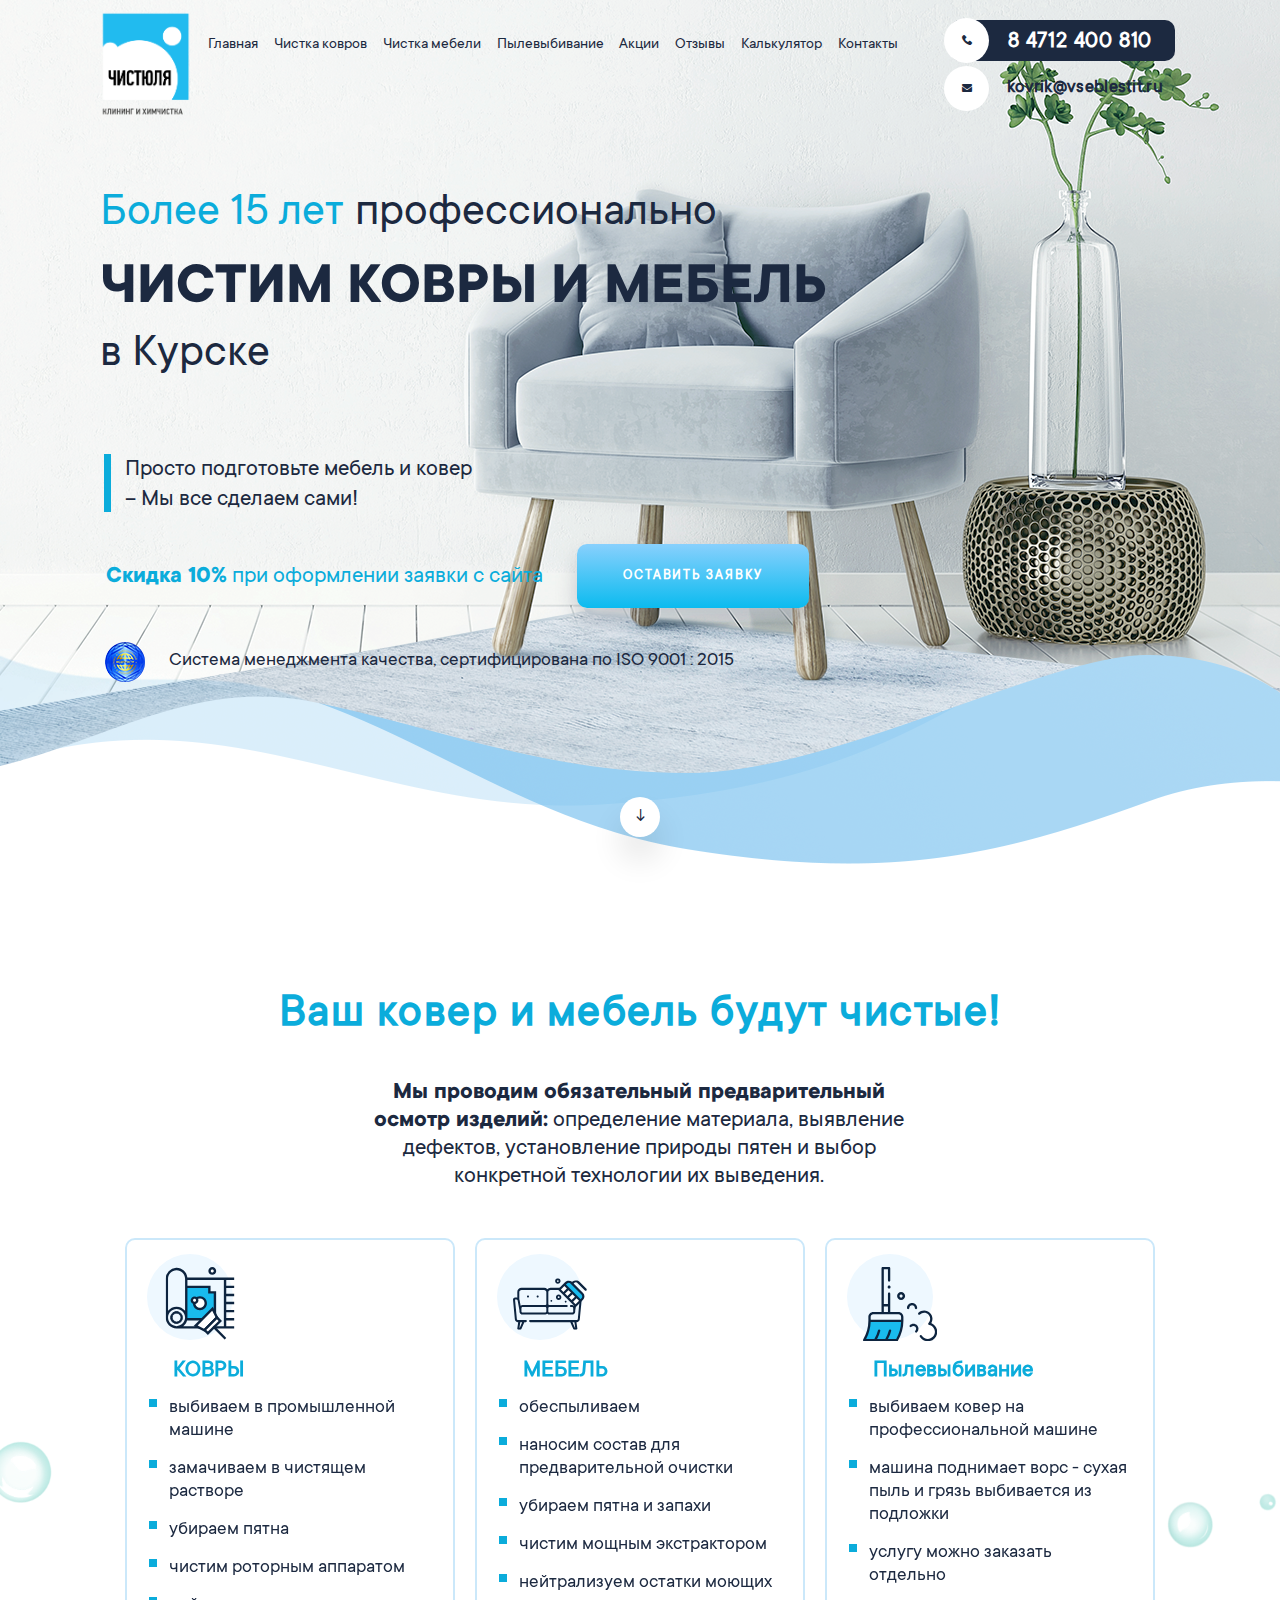
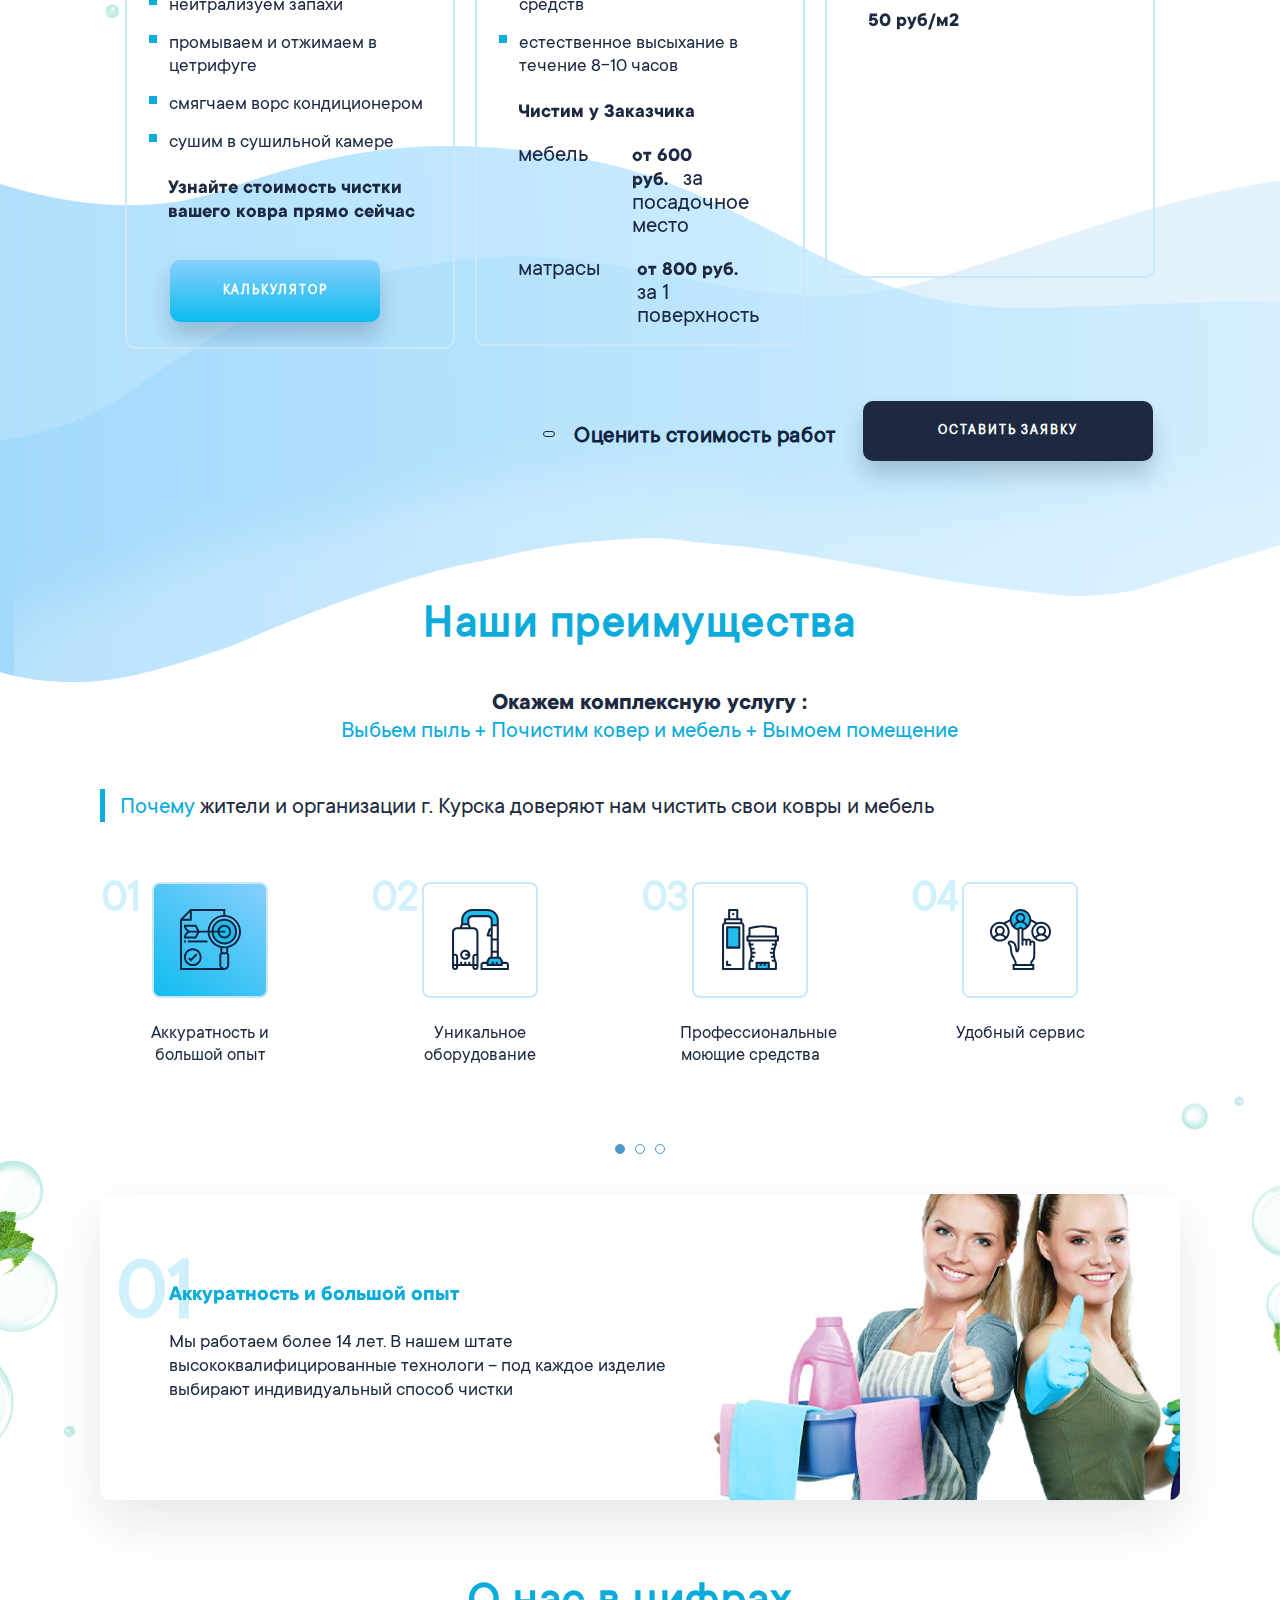
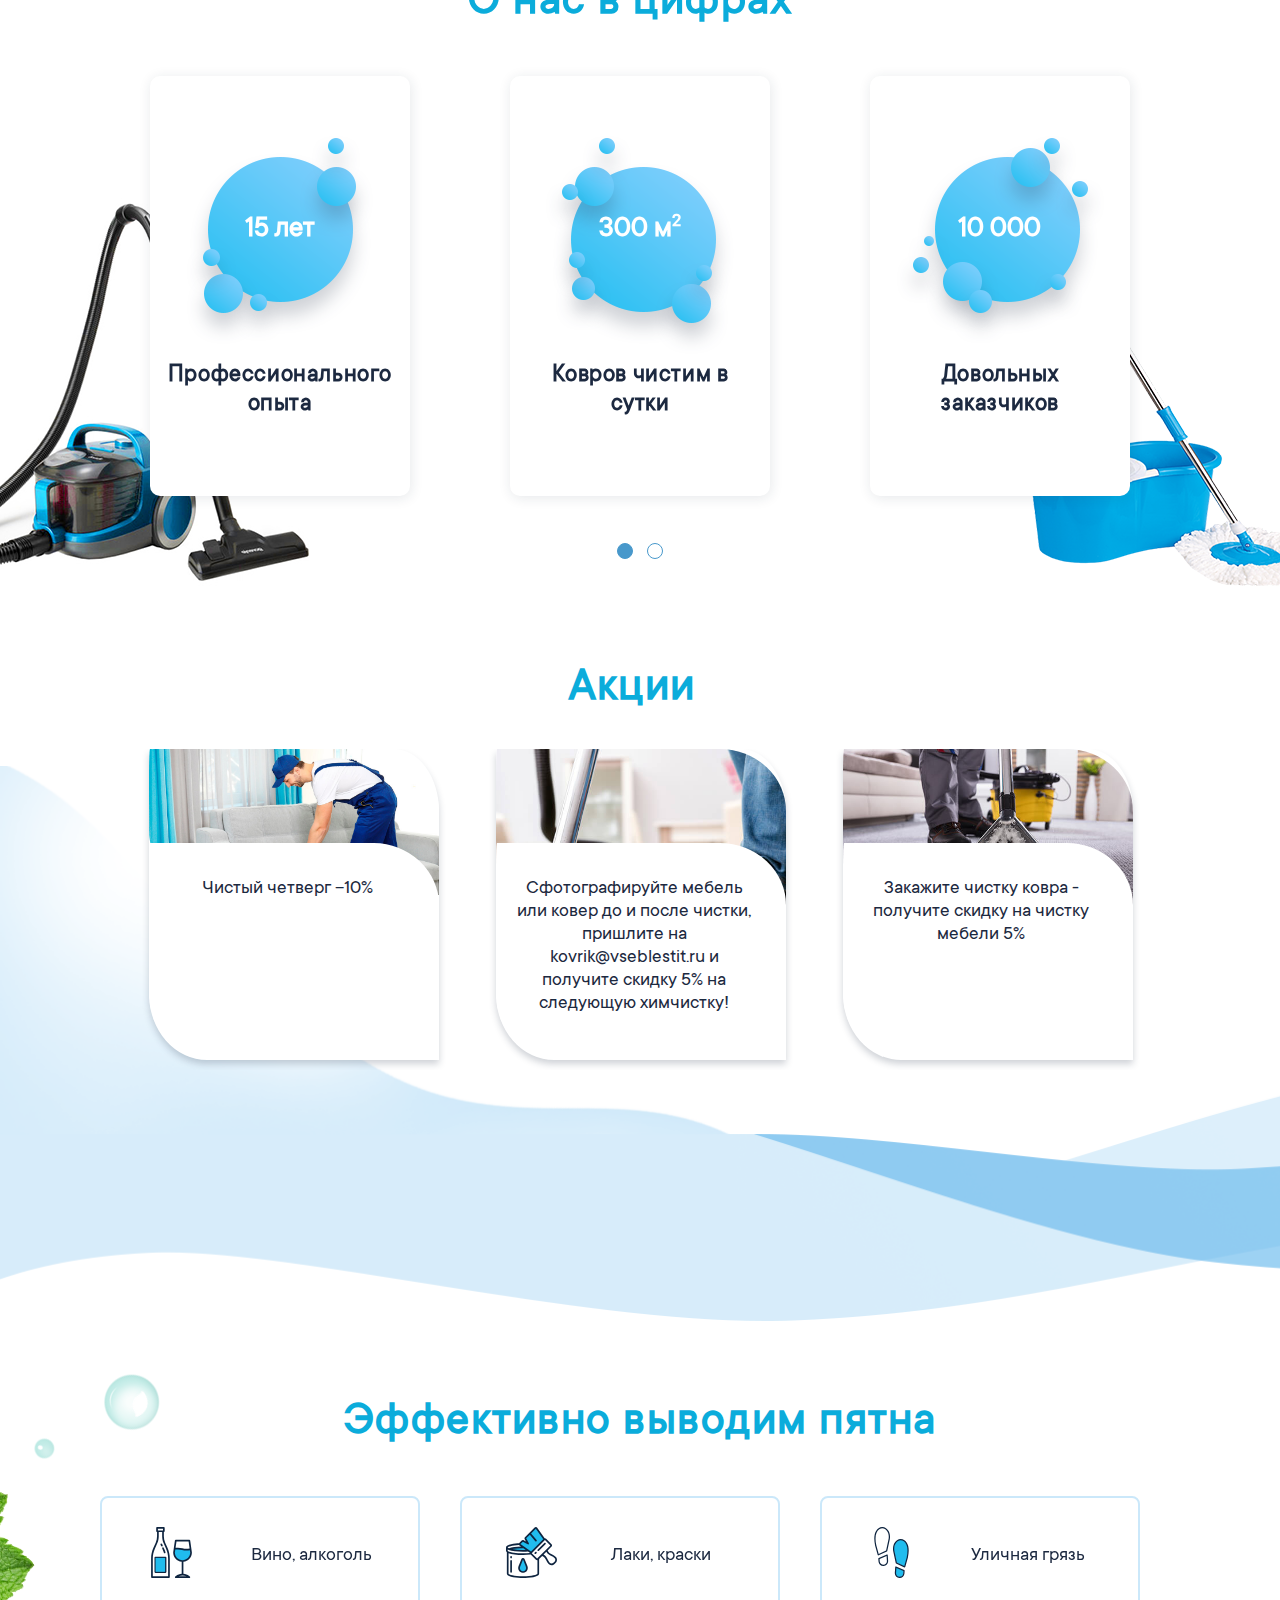
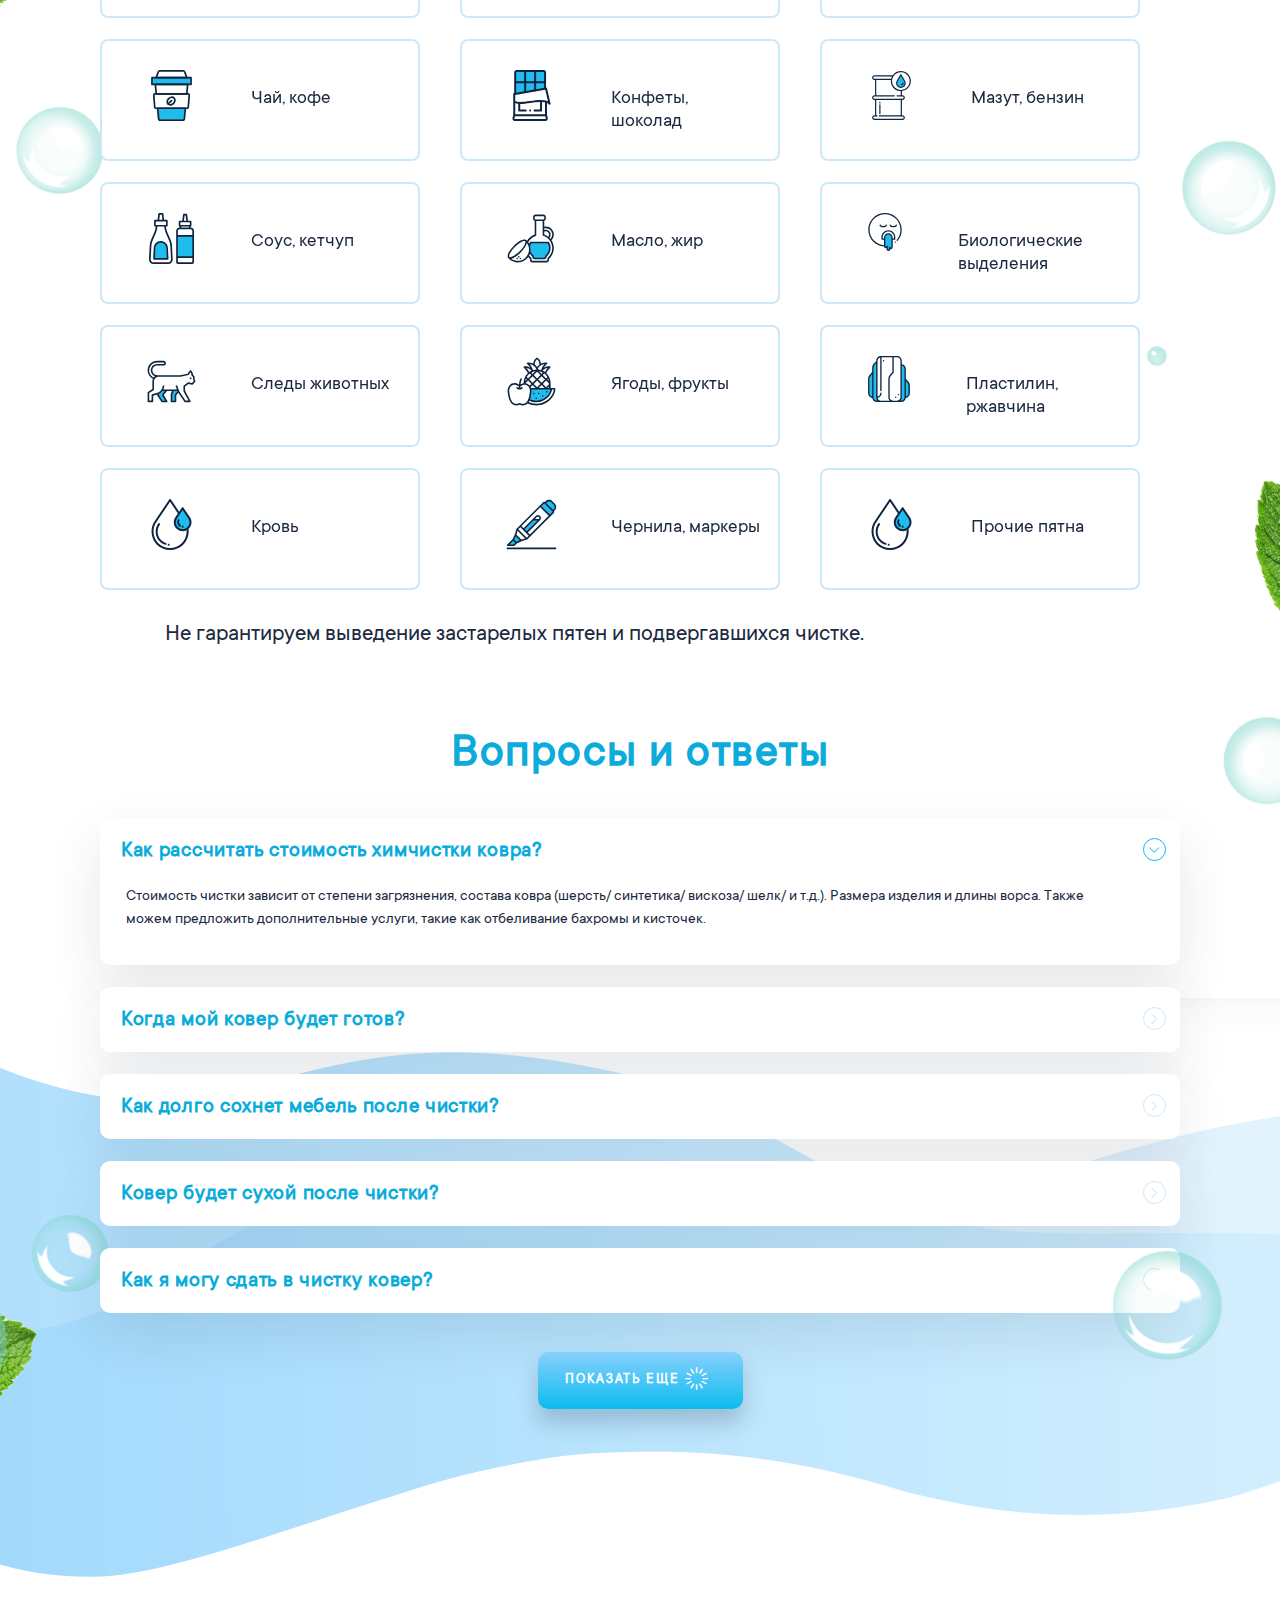
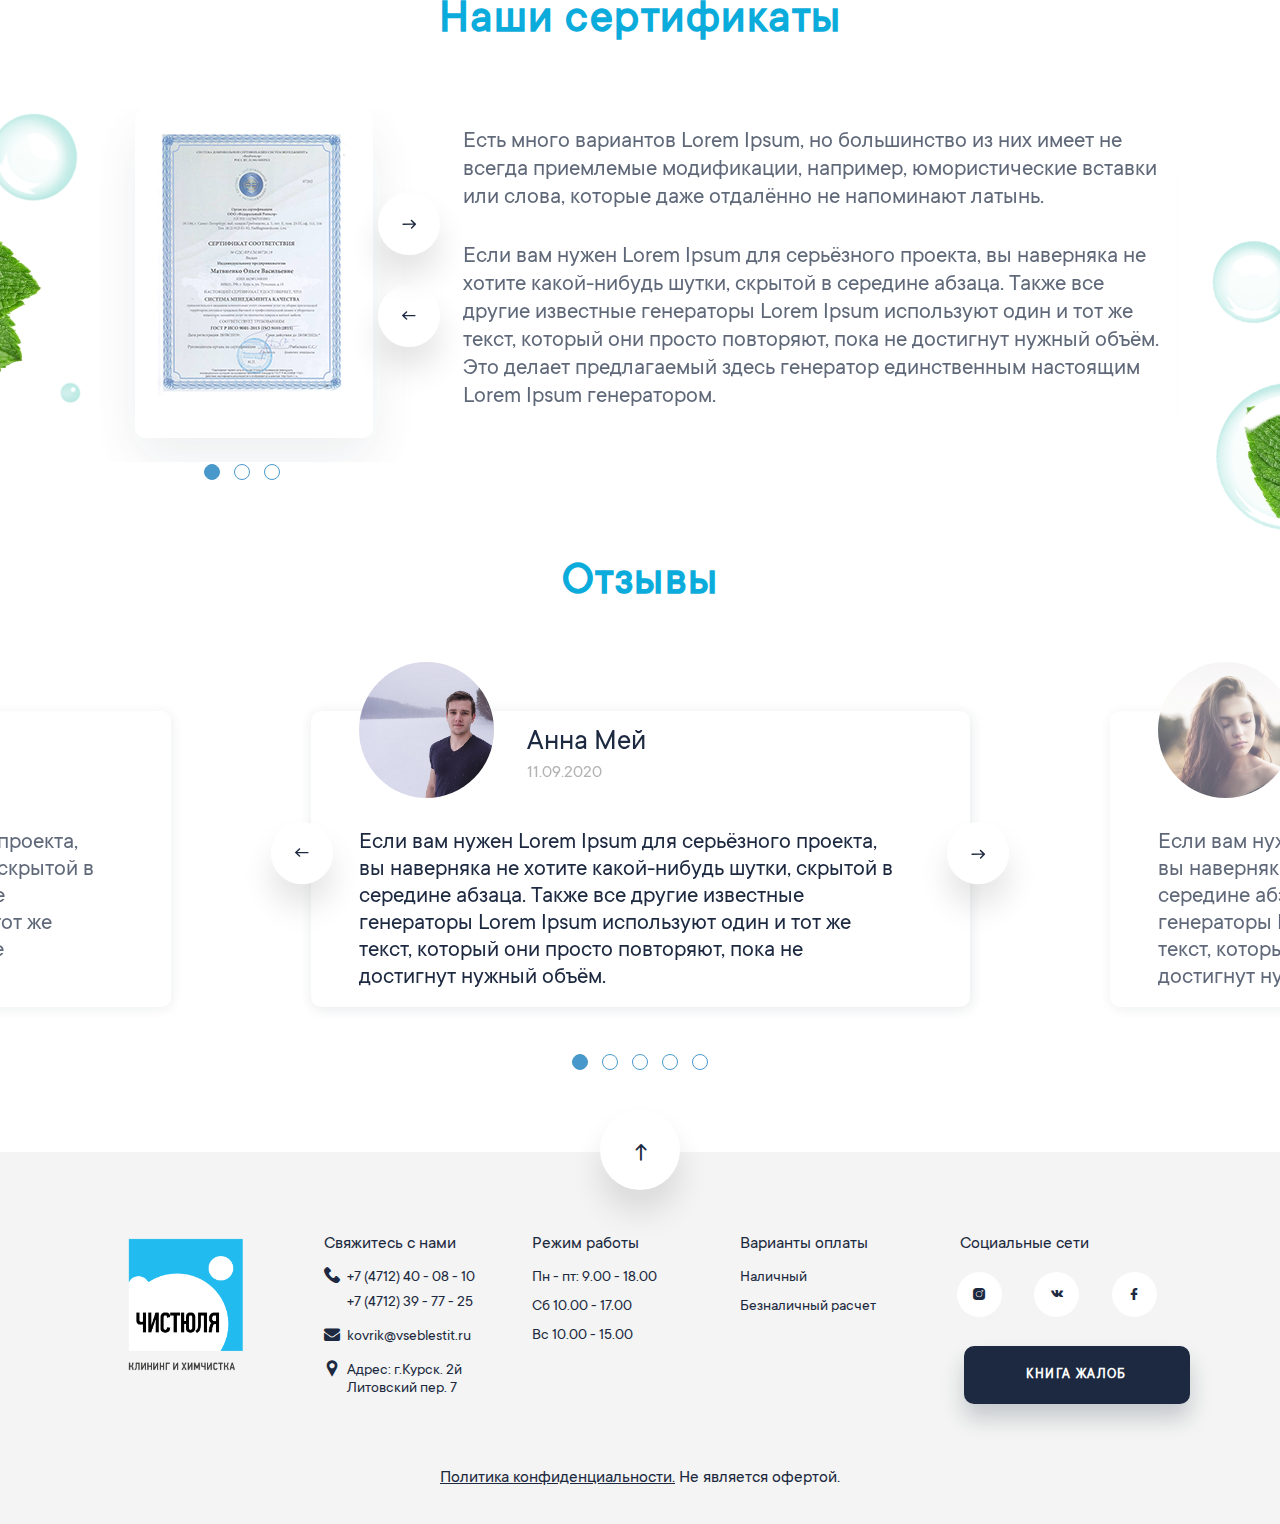
<file: markup/index.html>
<!DOCTYPE html>
<html lang="ru">

<head>
  <meta charset="UTF-8">
  <title>Главная</title>
  <meta name="viewport" content="width=device-width, initial-scale=1.0, maximum-scale=1.0">
  <meta name="cmsmagazine" content="5a7189a28fb3dc68238dbdb44c9ea99c">
  <link rel="icon" type="image/png" sizes="16x16" href="img/logo.png">
  <link rel="stylesheet" href="css/style.min.css" data-inprogress="">
  <link rel="stylesheet" href="css/home.min.css" data-inprogress="">
</head>

<body>
  <!-- Основной контент -->
  <!-- Popup -->
  <div class="overlay-form formPopup animated ">
    <div class="close"></div>
    <div class="form__popup ">
        <span class="close-popup"></span>
        <div class="content">
           <h3>Пожалуйста, заполните форму</h3>
            <p>Консультант позвонит Вам в ближайшее время!</p>
            <form>
                <div class="input_box">
                    <input type="text" placeholder="Введите Ваше имя">
                </div>
                <div class="input_box">
                    <input type="text" placeholder="Введите Ваш номер телефона">
                </div>
                <div class="input_box">
                    <input type="text" placeholder="Введите Вашу почту">
                </div>
                <button class="btn light_blue">заказать звонок</button>
                <p class="links">
                    Нажимая на кнопку «Заказать звонок» Вы соглашаетесь с
                    <a href="#" class="open_conf">Политикой конфиденциальности</a>
                </p>
            </form>
        </div>
    </div>
</div>
<div class="overlay-conf confPopup animated">
    <div class="close"></div>
    <div class="conf__popup ">
        <span class="close-popup"></span>
        <div class="content">
            <h3>Политика конфиденциальности</h3>
            <p>
                Lorem Ipsum - это текст-"рыба", часто используемый в печати и вэб-дизайне. Lorem Ipsum является
                стандартной "рыбой" для текстов на латинице с начала XVI века. В то время некий безымянный печатник
                создал большую коллекцию размеров и форм шрифтов, используя Lorem Ipsum для распечатки образцов.
                Lorem Ipsum не только успешно пережил без заметных изменений пять веков, но и перешагнул в
                электронный дизайн. Его популяризации в новое время послужили публикация листов Letraset
                с образцами Lorem Ipsum в 60-х годах и, в более недавнее время, программы электронной
                вёрстки типа Aldus PageMaker, в шаблонах которых используется Lorem Ipsum.
            </p>
            <p>
                Lorem Ipsum - это текст-"рыба", часто используемый в печати и вэб-дизайне. Lorem Ipsum является
                стандартной "рыбой" для текстов на латинице с начала XVI века. В то время некий безымянный печатник
                создал большую коллекцию размеров и форм шрифтов, используя Lorem Ipsum для распечатки образцов.
                Lorem Ipsum не только успешно пережил без заметных изменений пять веков, но и перешагнул в
                электронный дизайн. Его популяризации в новое время послужили публикация листов Letraset
                с образцами Lorem Ipsum в 60-х годах и, в более недавнее время, программы электронной
                вёрстки типа Aldus PageMaker, в шаблонах которых используется Lorem Ipsum.
            </p>
        </div>
    </div>
</div>
<div class="overlay-valid validPopup animated ">
    <div class="close"></div>
    <div class="valid__popup ">
        <span class="close-popup"></span>
        <div class="content">
            <h3>
                Спасибо за заявку!
            </h3>
        </div>
    </div>
</div>
<div class="overlay-video videoPopup animated ">
    <div class="close"></div>
    <div class="video__popup ">
        <span class="close-popup"></span>
        <div class="content">
            <iframe src="" frameborder="0" allow="autoplay; fullscreen" allowfullscreen=""></iframe>
        </div>
    </div>
</div>
  <div class="wrapper">
    <section class="banner">
      <!-- Header -->
      <header class="header" id="anchor0">
    <div class="container">
        <a href="index.html" class="logo"><img src="img/logo.png"></a>
        <nav>
            <ul class="address">
                <li><a class="tel" href="#"><span><i class="icon-phone"></i></span><p><i class="icon-phone"></i>8 4712 400 810</p></a></li>
                <li><a class="mail" href="#"><span><i class="icon-mail"></i></span><p><i class="icon-mail"></i>kovrik@vseblestit.ru</p></a></li>

            </ul>
            <div id="toggle" class="open_menu">
                <i class="icon-burger"></i>
            </div>
            <div class="menu">
                <ul>
                    <li><a href="index.html">Главная</a></li>
                    <li><a href="service_1.html">Чистка ковров</a></li>
                    <li><a href="service_2.html">Чистка мебели</a></li>
                    <li><a href="#anchor2" class="up">Пылевыбивание</a></li>
                    <li><a href="#anchor4" class="up">Акции</a></li>
                    <li><a href="#anchor8" class="up">Отзывы</a></li>
                    <li><a href="#" class="up">Калькулятор</a></li>
                    <li><a href="#anchor9" class="up">Контакты</a></li>
                </ul>
            </div>
        </nav>
    </div>
</header>
      <div class="container">
        <div class="banner_content">
          <p><span>Более 15 лет</span>профессионально</p>
          <p><strong>ЧИСТИМ ковры и мебель</strong></p>
          <p class="sity"> в Курске</p>
          <p class="about">
            Просто подготовьте мебель и ковер
            <span>– Мы все сделаем сами!</span>
          </p>
          <div class="btn_box">
            <p><strong>Скидка 10%</strong> при оформлении заявки с сайта</p>
            <a href="#" class="btn light_blue open_form">Оставить заявку</a>
          </div>
          <div class="iso">
            <img src="img/iso.png">
            <p>Система менеджмента качества, сертифицирована по ISO 9001 : 2015</p>
          </div>
        </div>
        <a href="#anchor" class="down"><i class="icon-arrow2-1"></i></a>
      </div>

    </section>
    <section class="section section_1" id="anchor">
      <div class="container">
        <h2 class="title">Ваш ковер и мебель будут чистые!</h2>
        <p>
          <strong>Мы проводим обязательный предварительный осмотр изделий:</strong>
          определение материала, выявление дефектов, установление природы пятен
          и выбор конкретной технологии их выведения.
        </p>
        <div class="slider_1">
          <div>
            <a href="#" class="slide">
              <div class="slide_content">
                <div class="img"><span></span><img src="img/chistka.svg"></div>
                <h3>КОВРЫ</h3>
                <ul>
                  <li>выбиваем в промышленной машине</li>
                  <li>замачиваем в чистящем растворе</li>
                  <li>убираем пятна</li>
                  <li>чистим роторным аппаратом</li>
                  <li>нейтрализуем запахи</li>
                  <li>промываем и отжимаем в цетрифуге</li>
                  <li>смягчаем ворс кондиционером</li>
                  <li>сушим в сушильной камере</li>
                </ul>
                <p>
                  <strong>
                    Узнайте стоимость чистки
                    вашего ковра прямо сейчас
                  </strong>
                </p>
                <button class="btn light_blue">Калькулятор</button>
              </div>
            </a>
          </div>
          <div>
            <a href="#" class="slide">
              <div class="slide_content">
                <div class="img"><span></span><img src="img/divan.svg"></div>
                <h3>МЕБЕЛЬ</h3>
                <ul>
                  <li>обеспыливаем</li>
                  <li>наносим состав для предварительной очистки</li>
                  <li>убираем пятна и запахи </li>
                  <li>чистим мощным экстрактором </li>
                  <li>нейтрализуем остатки моющих средств</li>
                  <li>естественное высыхание в течение 8-10 часов </li>
                </ul>
                <p>
                  <strong>
                    Чистим у Заказчика
                  </strong>
                </p>
                <div class="about">
                  <p>мебель</p>
                  <p>
                    <strong>от 600 руб.</strong>за
                    посадочное место
                  </p>
                </div>
                <div class="about">
                  <p>матрасы</p>
                  <p>
                    <strong>от 800 руб. </strong>за 1
                    поверхность
                  </p>
                </div>
              </div>
            </a>
          </div>
          <div>
            <a href="#" class="slide">
              <div class="slide_content">
                <div class="img"><span></span><img src="img/schetka.svg"></div>
                <h3>Пылевыбивание</h3>
                <ul>
                  <li>выбиваем ковер на профессиональной машине</li>
                  <li>машина поднимает ворс - сухая пыль и грязь выбивается из подложки</li>
                  <li>услугу можно заказать отдельно </li>
                </ul>
                <p>
                  <strong>50 руб/м2</strong>
                </p>
              </div>
            </a>
          </div>
        </div>
        <div class="btn_block">
          <a href="#" class="btn_w">Оценить стоимость работ</a>
          <a href="#" class="btn blue open_form">Оставить заявку</a>
        </div>
      </div>
      <span class="bg"></span>
    </section>
    <section class="section section_2 " id="anchor2">
      <div class="container">
        <h2 class="title">Наши преимущества</h2>
        <p>
          <strong>Окажем комплексную услугу :</strong>
          Выбьем пыль + Почистим ковер и мебель + Вымоем помещение
        </p>
        <p class="about">
          <span>Почему</span> жители и организации г. Курска доверяют нам чистить свои ковры и мебель
        </p>
        <div class="tabs_block">
          <div class="slider_2">
            <div>
              <a href="#item-1" class="slide tabs-button active">
                <div class="tabs">
                  <span>01</span>
                  <div class="img">
                    <svg xmlns="http://www.w3.org/2000/svg" xmlns:xlink="http://www.w3.org/1999/xlink" version="1.1" id="Слой_1" x="0px" y="0px" viewBox="0 0 496 496" style="enable-background:new 0 0 496 496;" xml:space="preserve">
<style type="text/css">
	.st0{clip-path:url(#SVGID_2_);fill:#20BCEE;}
    .st1{clip-path:url(#SVGID_2_);fill:#0E243F;}
</style>
<g>
	<defs>
		<rect id="SVGID_1_" width="496" height="496"></rect>
	</defs>
	<clipPath id="SVGID_2_">
		<use xlink:href="#SVGID_1_" style="overflow:visible;"></use>
	</clipPath>
	<path class="st0" d="M268.23,184c0,50.91,41.27,92.17,92.17,92.17c50.91,0,92.18-41.27,92.18-92.17s-41.27-92.17-92.18-92.17   C309.5,91.83,268.23,133.09,268.23,184"></path>
	<path class="st1" d="M392,316.04c59.58-14.45,104-68.09,104-132.04c0-72.29-56.74-131.42-128-135.59V0H84.69L0,84.69V496h360   c22.06,0,40-17.94,40-40v-80c0-8.52-4.5-15.98-11.21-20.23c1.98-3.5,3.21-7.47,3.21-11.77V316.04z M368,352h-16c-4.42,0-8-3.58-8-8   v-25.02c5.26,0.62,10.58,1.02,16,1.02c5.42,0,10.74-0.41,16-1.02V344C376,348.42,372.42,352,368,352 M480,184   c0,66.17-53.83,120-120,120c-63.47,0-115.45-49.56-119.59-112h16c4.11,53.61,48.95,96,103.59,96c57.34,0,104-46.66,104-104   S417.34,80,360,80c-54.64,0-99.48,42.39-103.59,96h-16C244.55,113.56,296.53,64,360,64C426.17,64,480,117.83,480,184 M304.64,192   c3.9,27.1,27.21,48,55.36,48c30.87,0,56-25.12,56-56s-25.13-56-56-56c-28.15,0-51.46,20.9-55.36,48h-32.23   c4.06-44.78,41.77-80,87.59-80c48.52,0,88,39.48,88,88s-39.48,88-88,88c-45.82,0-83.54-35.22-87.59-80H304.64z M320.81,176   c3.72-18.23,19.87-32,39.19-32c22.06,0,40,17.94,40,40s-17.94,40-40,40c-19.31,0-35.47-13.77-39.19-32H368v-16H320.81z M80,27.31   V80H27.31L80,27.31z M16,96h80V16h256v32.41C283.4,52.42,228.42,107.4,224.41,176h-59.46h-8l-24-48H32v8   c0,20.38,10.98,38.2,27.3,48C42.98,193.8,32,211.62,32,232v8h100.94l24-48h8h59.46c3.54,60.38,46.54,110.2,103.6,124.04V344   c0,4.3,1.22,8.27,3.21,11.77C324.5,360.02,320,367.48,320,376v80c0,9.04,3.13,17.3,8.21,24H16V96z M120,176H88   c-19.32,0-35.48-13.77-39.19-32h74.25l16,32H120z M139.06,192l-16,32H48.81c3.72-18.23,19.87-32,39.19-32h32H139.06z M384,456   c0,13.23-10.77,24-24,24c-13.23,0-24-10.77-24-24v-80c0-4.42,3.58-8,8-8h8h16h8c4.42,0,8,3.58,8,8V456z"></path>
	<path class="st1" d="M104,320c-39.7,0-72,32.3-72,72s32.3,72,72,72s72-32.3,72-72S143.7,320,104,320 M104,448   c-30.87,0-56-25.13-56-56s25.13-56,56-56s56,25.13,56,56S134.87,448,104,448"></path>
	<polygon class="st1" points="88,404.69 77.66,394.34 66.34,405.66 88,427.31 141.66,373.66 130.34,362.34  "></polygon>
	<rect x="32" y="256" class="st1" width="16" height="16"></rect>
	<rect x="64" y="256" class="st1" width="160" height="16"></rect>
</g>
</svg>
                  </div>
                  <p>Аккуратность и большой опыт</p>
                </div>
              </a>
            </div>
            <div>
              <a href="#item-2" class="slide tabs-button ">
                <div class="tabs">
                  <span>02</span>
                  <div class="img">
                    <svg xmlns="http://www.w3.org/2000/svg" xmlns:xlink="http://www.w3.org/1999/xlink" version="1.1" id="Слой_1" x="0px" y="0px" viewBox="0 0 448 480" style="enable-background:new 0 0 448 480;" xml:space="preserve">
<style type="text/css">
	.st2{clip-path:url(#SVGID_2_);fill:#20BCEE;}
    .st3{clip-path:url(#SVGID_2_);fill:#0E243F;}
</style>
<g>
	<defs>
		<rect id="SVGID_1_" width="448" height="480"></rect>
	</defs>
	<clipPath id="SVGID_2_">
		<use xlink:href="#SVGID_1_" style="overflow:visible;"></use>
	</clipPath>
	<path class="st2" d="M298.03,384.33l67.07-0.95l23.49,15.16c0,0,7.77,32.06,7.96,33.46c0.19,1.4-33.92,10.68-33.92,10.68   l-78.63-1.52l-2.08-17.24l3.03-23.12L298.03,384.33z"></path>
	<polygon class="st2" points="83,120 79.9,62 116,21 166,6 220,6 304,12 328,24 352,51 362,84 362,123 314,128 304,63.36 220,55    137.55,61.46 126.53,108 123,120 88,120  "></polygon>
	<path class="st3" d="M104,320c-22.09,0-40,17.91-40,40c0,22.09,17.91,40,40,40s40-17.91,40-40C143.97,337.92,126.08,320.03,104,320    M104,384c-13.26,0.05-24.04-10.65-24.1-23.9c-0.05-13.26,10.65-24.04,23.9-24.1c10.21-0.04,19.32,6.38,22.73,16H104v16h22.53   C123.15,377.55,114.13,383.96,104,384"></path>
	<path class="st3" d="M424,416h-24v-8c0-1.58-0.47-3.12-1.34-4.44l-16-24c-1.48-2.22-3.98-3.56-6.66-3.56h-8V88   c-0.06-48.58-39.42-87.94-88-88H160c-48.58,0.06-87.94,39.42-88,88v30.11L59.06,144H40c-22.08,0.03-39.97,17.92-40,40v272   c0,13.26,10.74,24,24,24s24-10.74,24-24v-8h112v8c0,13.26,10.74,24,24,24s24-10.74,24-24V184c-0.03-22.08-17.92-39.97-40-40h-19.06   L136,118.11V88c0-13.26,10.74-24,24-24h120c13.26,0,24,10.74,24,24v64h-8c-3.44,0-6.5,2.21-7.58,5.47l-16,48   c-1.4,4.19,0.87,8.72,5.06,10.12c0.81,0.27,1.66,0.41,2.52,0.41h24v160h-8c-2.67,0-5.17,1.34-6.66,3.56l-16,24   c-0.87,1.32-1.34,2.86-1.34,4.44v8h-24c-13.26,0-24,10.74-24,24v32c0,4.42,3.58,8,8,8h208c4.42,0,8-3.58,8-8v-32   C448,426.74,437.25,416,424,416 M352,232h-32v-96h32V232z M320,248h32v80h-32V248z M32,432H16v-64h8c4.42,0,8,3.58,8,8V432z    M32,456c0,4.42-3.58,8-8,8s-8-3.58-8-8v-8h16V456z M192,432h-16v-56c0-4.42,3.58-8,8-8h8V432z M192,456c0,4.42-3.58,8-8,8   s-8-3.58-8-8v-8h16V456z M192,184v168h-8c-13.26,0-24,10.74-24,24v56h-16v-16h-16v16h-16v-16H96v16H80v-16H64v16H48v-56   c0-13.26-10.74-24-24-24h-8V184c0-13.26,10.74-24,24-24h128C181.26,160,192,170.74,192,184 M76.94,144l8-16h38.11l8,16H76.94z    M280,48H160c-22.08,0.03-39.97,17.92-40,40v24H88V88c0.04-39.75,32.25-71.96,72-72h120c39.75,0.04,71.96,32.25,72,72v32h-32V88   C319.97,65.92,302.08,48.03,280,48 M291.1,200l10.66-32H304v32H291.1z M320,344h32v32h-32V344z M288,410.4l12.28-18.4h71.44   L384,410.4V432h-24v-16h-16v16h-16v-16h-16v16h-24V410.4z M432,464H240v-24c0-4.42,3.58-8,8-8h24v8c0,4.42,3.58,8,8,8h112   c4.42,0,8-3.58,8-8v-8h24c4.42,0,8,3.58,8,8V464z"></path>
</g>
</svg>
                  </div>
                  <p>Уникальное оборудование</p>
                </div>
              </a>
            </div>
            <div>
              <a href="#item-3" class="slide tabs-button ">
                <div class="tabs">
                  <span>03</span>
                  <div class="img">
                    <svg xmlns="http://www.w3.org/2000/svg" xmlns:xlink="http://www.w3.org/1999/xlink" version="1.1" id="Слой_1" x="0px" y="0px" viewBox="0 0 448 480" style="enable-background:new 0 0 448 480;" xml:space="preserve">
<style type="text/css">
	.st5{clip-path:url(#SVGID_2_);fill:#0E243F;}
    .st6{clip-path:url(#SVGID_2_);fill:#20BCEE;}
</style>
<g>
	<defs>
		<rect id="SVGID_1_" width="448" height="480"></rect>
	</defs>
	<clipPath id="SVGID_2_">
		<use xlink:href="#SVGID_1_" style="overflow:visible;"></use>
	</clipPath>
	<path class="st5" d="M176,472V128c-0.04-10.13-6.45-19.15-16-22.53V80c0-4.42-3.58-8-8-8h-24V8c0-4.42-3.58-8-8-8H56   c-4.42,0-8,3.58-8,8v64H24c-4.42,0-8,3.58-8,8v25.47C6.45,108.85,0.04,117.87,0,128v344c0,4.42,3.58,8,8,8h160   C172.42,480,176,476.42,176,472 M64,16h48v56H64V16z M32,88h112v16H32V88z M160,464H16V128c0-4.42,3.58-8,8-8h128   c4.42,0,8,3.58,8,8V464z"></path>
	<rect x="272.07" y="426.52" class="st6" width="93.73" height="41.43"></rect>
	<rect x="80" y="32" class="st5" width="16" height="16"></rect>
	<rect x="45.46" y="148.24" class="st6" width="84.13" height="151.96"></rect>
	<path class="st5" d="M136,136H40c-4.42,0-8,3.58-8,8v160c0,4.42,3.58,8,8,8h96c4.42,0,8-3.58,8-8V144   C144,139.58,140.42,136,136,136 M128,240v56H48V152h80V240z"></path>
	<path class="st5" d="M48,408H32v32c0,4.42,3.58,8,8,8h32v-16H48V408z"></path>
	<path class="st5" d="M440,208h-8v-56c0-3.44-2.21-6.5-5.47-7.58C392,133.81,356.12,128.28,320,128   c-36.12,0.28-72,5.81-106.53,16.42c-3.26,1.09-5.47,4.14-5.47,7.58v56h-8c-4.42,0-8,3.58-8,8v32c0,4.42,3.58,8,8,8h8v24   c-0.01,1.23,0.26,2.45,0.8,3.55c9.71,21.53,14.88,44.83,15.2,68.45c-0.35,23.62-5.52,46.91-15.2,68.46   c-0.54,1.11-0.81,2.32-0.8,3.54v48c0,4.42,3.58,8,8,8h208c4.42,0,8-3.58,8-8v-48c0.01-1.23-0.26-2.45-0.8-3.55   c-9.71-21.53-14.88-44.83-15.2-68.45c0.35-23.62,5.52-46.91,15.2-68.46c0.53-1.11,0.81-2.32,0.8-3.54v-24h8c4.42,0,8-3.58,8-8v-32   C448,211.58,444.42,208,440,208 M224,157.93c13.16-3.72,26.51-6.71,40-8.97l16-2.36c13.27-1.69,26.63-2.56,40-2.6   c32.48,0.37,64.76,5.05,96,13.93V208H224V157.93z M280,464v-32h16v16h16v-16h16v16h16v-16h16v32H280z M416,272h-24v16h20   c-1.6,4.33-3.44,9.74-5.18,16H384v16h19.08c-0.94,5.04-1.72,10.4-2.26,16H376v16h24c0,5.5,0.31,10.84,0.8,16H384v16h19.08   c1.09,5.78,2.4,11.14,3.72,16H392v16h20c1.7,4.53,3.15,7.89,4,9.79V464h-40v-40c0-4.42-3.58-8-8-8h-96c-4.42,0-8,3.58-8,8v40h-40   v-38.21c0.87-1.9,2.33-5.26,4-9.79h20v-16h-14.8c1.34-4.86,2.63-10.22,3.72-16H256v-16h-16.8c0.5-5.16,0.8-10.5,0.8-16h24v-16   h-24.8c-0.54-5.6-1.32-10.96-2.26-16H256v-16h-22.8c-1.74-6.26-3.56-11.67-5.18-16H248v-16h-24v-16h192V272z M432,240H208v-16h224   V240z"></path>
</g>
</svg>
                  </div>
                  <p>Профессиональные моющие средства</p>
                </div>
              </a>
            </div>
            <div>
              <a href="#item-4" class="slide tabs-button ">
                <div class="tabs">
                  <span>04</span>
                  <div class="img">
                    <svg xmlns="http://www.w3.org/2000/svg" xmlns:xlink="http://www.w3.org/1999/xlink" version="1.1" id="Слой_1" x="0px" y="0px" viewBox="0 0 496 496" style="enable-background:new 0 0 496 496;" xml:space="preserve">
<style type="text/css">
	.st7{clip-path:url(#SVGID_2_);fill:#20BCEE;}
    .st8{clip-path:url(#SVGID_2_);fill:#0E243F;}
</style>
<g>
	<defs>
		<rect id="SVGID_1_" width="496" height="496"></rect>
	</defs>
	<clipPath id="SVGID_2_">
		<use xlink:href="#SVGID_1_" style="overflow:visible;"></use>
	</clipPath>
	<path class="st7" d="M327.5,84.75c0,43.49-35.26,78.75-78.75,78.75S170,128.24,170,84.75S205.26,6,248.75,6   S327.5,41.26,327.5,84.75"></path>
	<path class="st8" d="M344,256c-3.16,0-6.16,0.65-8.93,1.76C332.31,247.56,323.06,240,312,240c-6.17,0-11.74,2.41-16,6.24   c-4.26-3.84-9.83-6.24-16-6.24c-2.82,0-5.49,0.58-8,1.47v-68.84c33.26-9.42,57.88-37.79,62.96-71.67l33.82,18.61   C348.95,134.14,336,157.56,336,184c0,44.11,35.89,80,80,80s80-35.89,80-80s-35.89-80-80-80c-10.97,0-21.43,2.22-30.96,6.24   l-49.29-27.11C333.21,36.88,294.88,0,248,0s-85.21,36.88-87.75,83.14l-49.29,27.1C101.43,106.22,90.98,104,80,104   c-44.11,0-80,35.89-80,80s35.89,80,80,80s80-35.89,80-80c0-26.45-12.95-49.86-32.79-64.44l33.83-18.61   c5.08,33.91,29.68,62.26,62.97,71.69V320.1c0,3.64-0.84,7.29-2.45,10.55l-6.71-33.55c-4.81-24.02-26.07-41.45-50.56-41.45   c-11.18,0-20.28,9.1-20.28,20.28c0,4.02,1.18,7.9,3.41,11.25l8.23,12.35c3.05,4.57,5.02,9.86,5.7,15.31l5.54,44.26   c0.91,7.38,3.25,14.4,6.7,20.38L200,433.84V448h-16v48h176v-48h-16v-13.34l12.8-17.06c7.22-9.62,11.2-21.55,11.2-33.6V280   C368,266.77,357.23,256,344,256 M416,248c-14.39,0-27.64-4.83-38.34-12.87c9-11.94,23.16-19.13,38.34-19.13   c15.18,0,29.34,7.19,38.34,19.13C443.64,243.17,430.39,248,416,248 M392,176c0-13.23,10.77-24,24-24c13.23,0,24,10.77,24,24   s-10.77,24-24,24C402.77,200,392,189.23,392,176 M416,120c35.29,0,64,28.71,64,64c0,15.14-5.31,29.06-14.14,40.03   c-6.34-7.89-14.37-14.1-23.45-18.22C450.68,198.47,456,187.9,456,176c0-22.06-17.94-40-40-40s-40,17.94-40,40   c0,11.9,5.32,22.47,13.59,29.81c-9.08,4.13-17.11,10.34-23.45,18.22C357.31,213.06,352,199.14,352,184   C352,148.71,380.71,120,416,120 M80,248c-14.39,0-27.64-4.83-38.34-12.87C50.66,223.19,64.82,216,80,216s29.34,7.19,38.34,19.13   C107.64,243.17,94.39,248,80,248 M56,176c0-13.23,10.77-24,24-24s24,10.77,24,24s-10.77,24-24,24S56,189.23,56,176 M144,184   c0,15.14-5.31,29.06-14.14,40.03c-6.34-7.89-14.37-14.1-23.45-18.22C114.68,198.47,120,187.9,120,176c0-22.06-17.94-40-40-40   s-40,17.94-40,40c0,11.9,5.32,22.47,13.59,29.81c-9.08,4.13-17.11,10.34-23.45,18.22C21.31,213.06,16,199.14,16,184   c0-35.29,28.71-64,64-64S144,148.71,144,184 M176,88c0-39.7,32.3-72,72-72s72,32.3,72,72c0,16.14-5.48,31.26-14.74,43.46   c-6.58-13.27-17.49-23.72-30.75-29.74C282.72,94.39,288,83.85,288,72c0-22.06-17.94-40-40-40s-40,17.94-40,40   c0,11.85,5.28,22.39,13.49,29.72c-13.27,6.02-24.18,16.47-30.76,29.74C181.47,119.27,176,104.15,176,88 M272,72   c0,13.23-10.77,24-24,24c-13.23,0-24-10.77-24-24s10.77-24,24-24C261.23,48,272,58.77,272,72 M202.9,144.02   C209.6,124.99,227.42,112,248,112c20.56,0,38.38,12.99,45.1,32.01c-7.01,5.67-15.09,10.1-23.98,12.82   C265.08,149.24,257.18,144,248,144c-9.18,0-17.08,5.24-21.11,12.83C217.98,154.1,209.9,149.69,202.9,144.02 M344,480H200v-16h144   V480z M352,384c0,8.6-2.84,17.13-8,24l-16,21.34V448H216v-17.84l-28.29-58.14c-2.64-4.6-4.3-9.6-4.96-14.87l-5.54-44.27   c-0.98-7.9-3.83-15.58-8.26-22.2l-8.24-12.36c-0.47-0.7-0.72-1.53-0.72-2.38c0-2.36,1.92-4.27,4.28-4.27   c16.89,0,31.55,12.02,34.87,28.58l10.29,51.42h19.5l6.83-13.67c2.76-5.52,4.22-11.71,4.22-17.88V168c0-4.42,3.58-8,8-8s8,3.58,8,8   v96v32h16v-32c0-4.42,3.58-8,8-8c4.42,0,8,3.58,8,8v32h16v-32c0-4.42,3.58-8,8-8c4.42,0,8,3.58,8,8v16v16h16v-16c0-4.42,3.58-8,8-8   c4.42,0,8,3.58,8,8V384z"></path>
</g>
</svg>
                  </div>
                  <p>Удобный сервис</p>
                </div>
              </a>
            </div>
            <div>
              <a href="#item-5" class="slide tabs-button ">
                <div class="tabs">
                  <span>05</span>
                  <div class="img">
                    <svg xmlns="http://www.w3.org/2000/svg" xmlns:xlink="http://www.w3.org/1999/xlink" version="1.1" id="Слой_1" x="0px" y="0px" viewBox="0 0 496 496" style="enable-background:new 0 0 496 496;" xml:space="preserve">
<style type="text/css">
	.st9{clip-path:url(#SVGID_2_);fill:#20BCEE;}
    .st10{clip-path:url(#SVGID_2_);fill:#0E243F;}
</style>
<g>
	<defs>
		<rect id="SVGID_1_" width="496" height="496"></rect>
	</defs>
	<clipPath id="SVGID_2_">
		<use xlink:href="#SVGID_1_" style="overflow:visible;"></use>
	</clipPath>
	<path class="st9" d="M268.23,184c0,50.91,41.27,92.17,92.17,92.17c50.91,0,92.18-41.27,92.18-92.17s-41.27-92.17-92.18-92.17   C309.5,91.83,268.23,133.09,268.23,184"></path>
	<path class="st10" d="M392,316.04c59.58-14.45,104-68.09,104-132.04c0-72.29-56.74-131.42-128-135.59V0H84.69L0,84.69V496h360   c22.06,0,40-17.94,40-40v-80c0-8.52-4.5-15.98-11.21-20.23c1.98-3.5,3.21-7.47,3.21-11.77V316.04z M368,352h-16c-4.42,0-8-3.58-8-8   v-25.02c5.26,0.62,10.58,1.02,16,1.02c5.42,0,10.74-0.41,16-1.02V344C376,348.42,372.42,352,368,352 M480,184   c0,66.17-53.83,120-120,120c-63.47,0-115.45-49.56-119.59-112h16c4.11,53.61,48.95,96,103.59,96c57.34,0,104-46.66,104-104   S417.34,80,360,80c-54.64,0-99.48,42.39-103.59,96h-16C244.55,113.56,296.53,64,360,64C426.17,64,480,117.83,480,184 M304.64,192   c3.9,27.1,27.21,48,55.36,48c30.87,0,56-25.12,56-56s-25.13-56-56-56c-28.15,0-51.46,20.9-55.36,48h-32.23   c4.06-44.78,41.77-80,87.59-80c48.52,0,88,39.48,88,88s-39.48,88-88,88c-45.82,0-83.54-35.22-87.59-80H304.64z M320.81,176   c3.72-18.23,19.87-32,39.19-32c22.06,0,40,17.94,40,40s-17.94,40-40,40c-19.31,0-35.47-13.77-39.19-32H368v-16H320.81z M80,27.31   V80H27.31L80,27.31z M16,96h80V16h256v32.41C283.4,52.42,228.42,107.4,224.41,176h-59.46h-8l-24-48H32v8   c0,20.38,10.98,38.2,27.3,48C42.98,193.8,32,211.62,32,232v8h100.94l24-48h8h59.46c3.54,60.38,46.54,110.2,103.6,124.04V344   c0,4.3,1.22,8.27,3.21,11.77C324.5,360.02,320,367.48,320,376v80c0,9.04,3.13,17.3,8.21,24H16V96z M120,176H88   c-19.32,0-35.48-13.77-39.19-32h74.25l16,32H120z M139.06,192l-16,32H48.81c3.72-18.23,19.87-32,39.19-32h32H139.06z M384,456   c0,13.23-10.77,24-24,24c-13.23,0-24-10.77-24-24v-80c0-4.42,3.58-8,8-8h8h16h8c4.42,0,8,3.58,8,8V456z"></path>
	<path class="st10" d="M104,320c-39.7,0-72,32.3-72,72s32.3,72,72,72s72-32.3,72-72S143.7,320,104,320 M104,448   c-30.87,0-56-25.13-56-56s25.13-56,56-56s56,25.13,56,56S134.87,448,104,448"></path>
	<polygon class="st10" points="88,404.69 77.66,394.34 66.34,405.66 88,427.31 141.66,373.66 130.34,362.34  "></polygon>
	<rect x="32" y="256" class="st10" width="16" height="16"></rect>
	<rect x="64" y="256" class="st10" width="160" height="16"></rect>
</g>
</svg>
                  </div>
                  <p>Комплексный сервис для организаций</p>
                </div>
              </a>
            </div>
            <div>
              <a href="#item-6" class="slide tabs-button ">
                <div class="tabs">
                  <span>06</span>
                  <div class="img">
                    <svg xmlns="http://www.w3.org/2000/svg" xmlns:xlink="http://www.w3.org/1999/xlink" version="1.1" id="Capa_1" x="0px" y="0px" viewBox="0 0 480 480" style="enable-background:new 0 0 480 480;" xml:space="preserve">
<style type="text/css">
	.st11{fill:#0E243F;}
    .st12{fill:#20BCEE;}
</style>
<g>
	<g>
		<path class="st11" d="M468.24,11.65c-5.02-4.96-11.25-8.51-18.07-10.31C446.86,0.42,443.44-0.02,440,0H120    C89.09,0.04,64.04,25.09,64,56v344H8c-4.42,0-8,3.58-8,8v16c0.04,30.91,25.09,55.96,56,56h320c22.08-0.03,39.97-17.92,40-40V80h56    c4.42,0,8-3.58,8-8V40C479.99,29.36,475.76,19.17,468.24,11.65z M56,464c-22.08-0.03-39.97-17.92-40-40v-8h304v8    c-0.02,15.05,6.04,29.48,16.8,40H56z M407.39,16.98c-0.47,0.66-0.88,1.37-1.31,2.06c-0.84,1.34-1.59,2.73-2.26,4.16    c-0.37,0.8-0.71,1.6-1.03,2.4c-0.59,1.55-1.08,3.13-1.47,4.74c-0.19,0.75-0.42,1.49-0.57,2.26c-0.48,2.44-0.72,4.92-0.74,7.4v392    v8c0,13.26-10.74,24-24,24c-22.08-0.03-39.97-17.92-40-40v-16c0-4.42-3.58-8-8-8H80V56c0.03-22.08,17.92-39.97,40-40h288    C407.78,16.31,407.61,16.67,407.39,16.98z M464,64h-48V40c0-13.26,10.74-24,24-24c2.03-0.02,4.05,0.25,6.01,0.8    c4.12,1.08,7.89,3.21,10.94,6.19c4.51,4.51,7.04,10.63,7.06,17.01V64z"></path>
	</g>
</g>
<ellipse class="st12" cx="239.14" cy="153.1" rx="50.23" ry="46.24"></ellipse>
<polygon class="st12" points="179.14,209.7 197.98,211.79 211.79,232.72 240,228.53 184.1,328.58 164.49,298.44 127.23,295.93 "></polygon>
<polygon class="st12" points="244,230.63 269.56,233.14 285.88,209.7 304.72,209.7 352.02,295.51 318.4,299.28 295.92,328.58 "></polygon>
<g>
	<g>
		<path class="st11" d="M240,96c-30.93,0-56,25.07-56,56c0.04,30.91,25.09,55.96,56,56c30.93,0,56-25.07,56-56S270.93,96,240,96z     M240,192c-22.09,0-40-17.91-40-40c0.03-22.08,17.92-39.97,40-40c22.09,0,40,17.91,40,40S262.09,192,240,192z"></path>
	</g>
</g>
<g>
	<g>
		<path class="st11" d="M359.43,296.49c-0.07-1.25-0.44-2.46-1.07-3.54l-46.83-81.1c1.87-1.12,3.5-2.59,4.8-4.34    c3.58-6.49,4.31-14.16,2.03-21.21c-0.78-2.96-1.05-6.02-0.8-9.07c1.55-2.44,3.47-4.62,5.7-6.46c6.17-4.43,10.2-11.23,11.13-18.77    c-0.91-7.53-4.93-14.33-11.07-18.77c-2.23-1.84-4.16-4.01-5.7-6.46c-0.25-3.05,0.02-6.11,0.8-9.07c2.28-7.04,1.54-14.72-2.03-21.2    c-5.1-5.44-12.23-8.51-19.69-8.5c-2.99-0.2-5.93-0.88-8.7-2.02c-1.9-2.27-3.42-4.83-4.5-7.59c-2.31-7.14-7.49-13.01-14.29-16.19    c-7.2-1.42-14.67,0.25-20.58,4.6c-2.65,1.69-5.57,2.91-8.63,3.6c-3.05-0.69-5.96-1.91-8.6-3.6c-5.91-4.35-13.38-6.02-20.58-4.6    c-6.81,3.18-11.98,9.05-14.29,16.2c-1.08,2.75-2.6,5.32-4.5,7.58c-2.78,1.14-5.73,1.82-8.74,2c-7.45,0-14.57,3.08-19.66,8.51    c-3.57,6.49-4.31,14.16-2.03,21.21c0.78,2.96,1.05,6.03,0.8,9.07c-1.55,2.44-3.47,4.62-5.7,6.46    c-6.15,4.43-10.18,11.24-11.1,18.77c0.91,7.53,4.93,14.33,11.07,18.77c2.23,1.84,4.16,4.01,5.7,6.46c0.25,3.05-0.02,6.12-0.8,9.07    c-2.28,7.04-1.54,14.72,2.03,21.2c1.3,1.76,2.95,3.24,4.84,4.35l-46.85,81.11c-2.22,3.82-0.92,8.72,2.91,10.93    c1.08,0.63,2.29,0.99,3.54,1.07l31.76,1.92l17.48,26.5c1.49,2.25,4.01,3.59,6.71,3.58h0.24c2.77-0.08,5.3-1.6,6.69-4L240,248    l49.07,84.96c1.39,2.4,3.92,3.92,6.69,4H296c2.69,0,5.2-1.35,6.68-3.59l17.48-26.5l31.76-1.92    C356.33,304.68,359.7,300.9,359.43,296.49z M183.55,313.74l-9.84-14.92l13.49-23.4l-13.86-8l-13.52,23.42l-17.88-1.09l42.49-73.6    c2.62,0.17,5.18,0.79,7.58,1.84c1.9,2.27,3.42,4.83,4.5,7.59c2.31,7.14,7.49,13.01,14.29,16.19c1.6,0.53,3.27,0.8,4.96,0.8    c3.65-0.16,7.23-1.11,10.48-2.79L183.55,313.74z M223.82,223.11c-2.47,1.6-5.19,2.77-8.05,3.47c-2.07-2.31-3.7-4.98-4.8-7.88    c-2.01-5.24-5.29-9.91-9.53-13.6c-4.85-2.93-10.34-4.62-16-4.92c-3.03-0.18-6-0.87-8.8-2.04c-0.27-3.01-0.01-6.04,0.74-8.97    c1.47-5.52,1.56-11.31,0.26-16.87c-2.19-5.12-5.61-9.62-9.96-13.1c-1.98-1.91-6.09-5.82-6.09-7.2s4.11-5.29,6.09-7.2    c4.33-3.49,7.74-8,9.9-13.12c1.3-5.55,1.21-11.34-0.25-16.86c-0.75-2.91-1.02-5.92-0.8-8.92c2.81-1.21,5.81-1.93,8.87-2.1    c5.66-0.3,11.15-1.99,16-4.93c4.24-3.68,7.51-8.35,9.52-13.6c1.11-2.87,2.7-5.53,4.7-7.86h0.17c2.82,0.75,5.52,1.92,8,3.46    c4.86,3.14,10.42,5.04,16.19,5.51c5.76-0.48,11.32-2.37,16.18-5.51c2.49-1.57,5.2-2.74,8.05-3.47c2.07,2.31,3.7,4.98,4.8,7.88    c2.01,5.25,5.29,9.92,9.53,13.6c4.85,2.93,10.34,4.62,16,4.92c3.03,0.18,6,0.87,8.8,2.04c0.27,3.01,0.02,6.04-0.74,8.97    c-1.47,5.52-1.56,11.31-0.26,16.87c2.19,5.12,5.61,9.62,9.96,13.1c1.98,1.88,6.09,5.78,6.09,7.2s-4.11,5.29-6.09,7.2    c-4.33,3.49-7.73,8-9.9,13.12c-1.3,5.55-1.21,11.34,0.25,16.86c0.75,2.91,1.02,5.92,0.8,8.92c-2.81,1.21-5.81,1.93-8.87,2.1    c-5.66,0.3-11.15,1.99-16,4.93c-4.24,3.68-7.51,8.35-9.52,13.6c-1.11,2.87-2.7,5.53-4.7,7.86c-2.89-0.67-5.65-1.84-8.14-3.45    c-4.87-3.15-10.44-5.05-16.22-5.53C234.24,218.08,228.68,219.97,223.82,223.11z M320.16,290.84l-13.52-23.42l-13.86,8l13.5,23.4    l-9.84,14.92l-42.68-73.9c4.68,2.64,10.21,3.34,15.41,1.96c6.81-3.18,11.98-9.05,14.29-16.2c1.09-2.76,2.62-5.32,4.54-7.58    c2.4-1.04,4.97-1.67,7.58-1.84l42.49,73.6L320.16,290.84z"></path>
	</g>
</g>
</svg>
                  </div>
                  <p>Система менеджмента качества, сертифицирована по ISO 9001 : 2015</p>
                </div>
              </a>
            </div>
          </div>
          <div class="tab_content">
            <div class="tab_item active" data-id="item-1">
              <span>01</span>
              <h4>Аккуратность и большой опыт</h4>
              <p>
                Мы работаем более 14 лет. В нашем штате высококвалифицированные технологи – под каждое изделие выбирают  индивидуальный способ чистки
              </p>
              <img src="img/Layer_28_copy_2.png">
            </div>
            <div class="tab_item" data-id="item-2">
              <span>02</span>
              <h4>Уникальное оборудование</h4>
              <p>
                Применяем специализированное оборудование для пылевыбивания, чистки и сушки ковров и мебели - мировых лидеров в этой сфере —  Великобритании, Германии, Турции
              </p>
              <img src="img/Layer_26.png">
            </div>
            <div class="tab_item" data-id="item-3">
              <span>03</span>
              <h4>Профессиональные моющие средства</h4>
              <p>
                Используем широкий ассортимент специальных пятновыводителей
                и гипоаллергенных шампуней из Турции, Великобритании, России.
              </p>
              <img src="img/Layer_27.png">
            </div>
            <div class="tab_item" data-id="item-4">
              <span>04</span>
              <h4>Удобный сервис</h4>
              <p>
                Заберем и доставим обратно ваш ковер чистым в аккуратной
                упаковке. Почистим мебель и матрасы на вашей территории.Окажем
                комплексную услугу
              </p>
              <img src="img/l_28.png">
            </div>
            <div class="tab_item" data-id="item-5">
              <span>05</span>
              <h4>Комплексный сервис для организаций</h4>
              <p>
                Обеспечим чистку и уборку ваших объектов. Приедем бригадой для чистки мебели и матрасов в вашу
                гостиницу, ресторан кинотеатр или офис. Произведем генеральную уборку. Окажем комплексную услугу. Оформим все необходимые документы
              </p>
              <img src="img/divanp.png">
            </div>
            <div class="tab_item" data-id="item-6">
              <span>06</span>
              <h4>Система менеджмента качества, сертифицирована
                по ISO 9001 : 2015 </h4>
              <p>
                Lorem Ipsum - это текст-"рыба", часто используемый в печати и вэб-дизайне. Lorem Ipsum является стандартной "рыбой" для текстов на латинице с начала XVI века.
              </p>
              <img src="img/iso_3.jpg">
            </div>
          </div>
        </div>
      </div>
    </section>
    <section class="section section_3" id="anchor3">
      <div class="container">
        <h2 class="title">О нас в цифрах</h2>
        <div class="slider_3">
          <div>
            <div class="slide">
              <div class="img">
                <img src="img/ico_1.png">
                <span>15 лет</span>
              </div>
              <p>Профессионального опыта</p>
            </div>
          </div>
          <div>
            <div class="slide">
              <div class="img">
                <img src="img/ico_2.png">
                <span>300 м<sup>2</sup></span>
              </div>
              <p>Ковров чистим в сутки</p>
            </div>
          </div>
          <div>
            <div class="slide">
              <div class="img">
                <img src="img/ico_3.png">
                <span>10 000</span>
              </div>
              <p>Довольных заказчиков</p>
            </div>
          </div>
          <div>
            <div class="slide">
              <div class="img">
                <img src="img/ico_4.png">
                <span>700 000 м<sup>2</sup></span>
              </div>
              <p>Чистых ковров</p>
            </div>
          </div>
        </div>
      </div>
    </section>
    <section class="section section_4" id="anchor4">
      <div class="container">
        <h2 class="title">Акции</h2>
        <div class="slider_4">
          <div>
            <div class="slide">
              <img src="img/photo_1.png">
              <div class="text">
                <p>Чистый четверг –10%</p>
              </div>
            </div>
          </div>
          <div>
            <div class="slide">
              <img src="img/photo_3.png">
              <div class="text">
                <p>
                  Сфотографируйте мебель или ковер
                  до и после чистки, пришлите
                  на kovrik@vseblestit.ru и получите
                  скидку 5% на следующую химчистку!
                </p>
              </div>
            </div>
          </div>
          <div>
            <div class="slide">
              <img src="img/photo_2.png">
              <div class="text">
                <p>
                  Закажите чистку ковра - получите
                  скидку на чистку мебели 5%
                </p>
              </div>
            </div>
          </div>
        </div>

      </div>
      <span></span>
    </section>
    <section class="section section_5" id="anchor5">
      <div class="container">
        <h2 class="title">Эффективно выводим пятна</h2>
        <div class="slider_5">
          <div>
            <div class="slide">
              <div class="box">
                <div class="img">
                  <img src="img/wine.svg">
                </div>
                <p>Вино, алкоголь</p>
              </div>
              <div class="box">
                <div class="img">
                  <img src="img/cup.svg">
                </div>
                <p>Чай, кофе</p>
              </div>
              <div class="box">
                <div class="img">
                  <img src="img/ketchup.svg">
                </div>
                <p>Соус, кетчуп</p>
              </div>
              <div class="box">
                <div class="img">
                  <img src="img/cat.svg">
                </div>
                <p>Следы животных</p>
              </div>
              <div class="box">
                <div class="img">
                  <img src="img/water-drop.svg">
                </div>
                <p>Кровь</p>
              </div>
            </div>
          </div>
          <div>
            <div class="slide">
              <div class="box">
                <div class="img">
                  <img src="img/paint.svg">
                </div>
                <p>Лаки, краски</p>
              </div>
              <div class="box">
                <div class="img">
                  <img src="img/food-and-restaurant.svg">
                </div>
                <p>Конфеты, шоколад</p>
              </div>
              <div class="box">
                <div class="img">
                  <img src="img/coconut-oil.svg">
                </div>
                <p>Масло, жир</p>
              </div>
              <div class="box">
                <div class="img">
                  <img src="img/fruits.svg">
                </div>
                <p>Ягоды, фрукты</p>
              </div>
              <div class="box">
                <div class="img">
                  <img src="img/marker.svg">
                </div>
                <p>Чернила, маркеры</p>
              </div>
            </div>
          </div>
          <div>
            <div class="slide">
              <div class="box">
                <div class="img">
                  <img src="img/steps.svg">
                </div>
                <p>Уличная грязь</p>
              </div>
              <div class="box">
                <div class="img">
                  <img src="img/dippel-oil.svg">
                </div>
                <p>Мазут, бензин</p>
              </div>
              <div class="box">
                <div class="img">
                  <img src="img/vomiting.svg">
                </div>
                <p>Биологические выделения</p>
              </div>
              <div class="box">
                <div class="img">
                  <img src="img/ecology-and-environment.svg">
                </div>
                <p>Пластилин, ржавчина</p>
              </div>
              <div class="box">
                <div class="img">
                  <img src="img/water-drop.svg">
                </div>
                <p>Прочие пятна</p>
              </div>
            </div>
          </div>
        </div>
        <p>Не гарантируем выведение застарелых пятен и подвергавшихся чистке.</p>
      </div>
    </section>
    <section class="section section_6" id="anchor6">
      <div class="container">
        <h2 class="title">Вопросы и ответы</h2>
        <div class="accordion">
          <div class="group">
            <h3>Как рассчитать стоимость химчистки ковра?<span class="row"></span></h3>
            <p>
              Стоимость чистки зависит от степени загрязнения, состава ковра (шерсть/ синтетика/ вискоза/ шелк/ и т.д.).
              Размера изделия и длины ворса. Также можем предложить дополнительные услуги, такие как отбеливание
              бахромы и кисточек.
            </p>

          </div>
          <div class="group">
            <h3>Когда мой ковер будет готов?<span class="row"></span></h3>
            <p>
              Стоимость чистки зависит от степени загрязнения, состава ковра (шерсть/ синтетика/ вискоза/ шелк/ и т.д.).
              Размера изделия и длины ворса. Также можем предложить дополнительные услуги, такие как отбеливание
              бахромы и кисточек.
            </p>

          </div>
          <div class="group">
            <h3>Как долго сохнет мебель после чистки?<span class="row"></span></h3>
            <p>
              Стоимость чистки зависит от степени загрязнения, состава ковра (шерсть/ синтетика/ вискоза/ шелк/ и т.д.).
              Размера изделия и длины ворса. Также можем предложить дополнительные услуги, такие как отбеливание
              бахромы и кисточек.
            </p>

          </div>
          <div class="group">
            <h3>Ковер будет сухой после чистки?<span class="row"></span></h3>
            <p>
              Стоимость чистки зависит от степени загрязнения, состава ковра (шерсть/ синтетика/ вискоза/ шелк/ и т.д.).
              Размера изделия и длины ворса. Также можем предложить дополнительные услуги, такие как отбеливание
              бахромы и кисточек.
            </p>

          </div>
          <div class="group">
            <h3>Как я могу сдать в чистку ковер?<span class="row"></span></h3>
            <p>
              Стоимость чистки зависит от степени загрязнения, состава ковра (шерсть/ синтетика/ вискоза/ шелк/ и т.д.).
              Размера изделия и длины ворса. Также можем предложить дополнительные услуги, такие как отбеливание
              бахромы и кисточек.
            </p>

          </div>
        </div>
        <a href="#" class="btn light_blue"><span>Показать еще<i class="icon-loader"></i> </span></a>
      </div>
      <span class="bg"></span>
    </section>
    <section class="section section_7" id="anchor7">
      <div class="container">
        <h2 class="title">Наши сертификаты</h2>
        <div class="slider_6">
          <div>
            <div class="slide">
              <div class="img">
                <img src="img/sert.png">
              </div>
              <div class="text_block">
                <p>
                  Есть много вариантов Lorem Ipsum, но большинство из них имеет не всегда приемлемые модификации,
                  например, юмористические вставки или слова, которые даже отдалённо не напоминают латынь.
                </p>
                <p>
                  Если вам нужен Lorem Ipsum для серьёзного проекта, вы наверняка не хотите какой-нибудь шутки,
                  скрытой в середине абзаца. Также все другие известные генераторы Lorem Ipsum используют один и тот же
                  текст, который они просто повторяют, пока не достигнут нужный объём. Это делает предлагаемый здесь
                  генератор единственным настоящим Lorem Ipsum генератором.
                </p>
              </div>
            </div>
          </div>
          <div>
            <div class="slide">
              <div class="img">
                <img src="img/sert.png">
              </div>
              <div class="text_block">
                <p>
                  Есть много вариантов Lorem Ipsum, но большинство из них имеет не всегда приемлемые модификации,
                  например, юмористические вставки или слова, которые даже отдалённо не напоминают латынь.
                </p>
                <p>
                  Если вам нужен Lorem Ipsum для серьёзного проекта, вы наверняка не хотите какой-нибудь шутки,
                  скрытой в середине абзаца. Также все другие известные генераторы Lorem Ipsum используют один и тот же
                  текст, который они просто повторяют, пока не достигнут нужный объём. Это делает предлагаемый здесь
                  генератор единственным настоящим Lorem Ipsum генератором.
                </p>
              </div>
            </div>
          </div>
          <div>
            <div class="slide">
              <div class="img">
                <img src="img/sert.png">
              </div>
              <div class="text_block">
                <p>
                  Есть много вариантов Lorem Ipsum, но большинство из них имеет не всегда приемлемые модификации,
                  например, юмористические вставки или слова, которые даже отдалённо не напоминают латынь.
                </p>
                <p>
                  Если вам нужен Lorem Ipsum для серьёзного проекта, вы наверняка не хотите какой-нибудь шутки,
                  скрытой в середине абзаца. Также все другие известные генераторы Lorem Ipsum используют один и тот же
                  текст, который они просто повторяют, пока не достигнут нужный объём. Это делает предлагаемый здесь
                  генератор единственным настоящим Lorem Ipsum генератором.
                </p>
              </div>
            </div>
          </div>
        </div>
      </div>
    </section>
    <section class="section section_8" id="anchor8">
      <div class="container">
        <h2 class="title">Отзывы</h2>

      </div>
      <div class="slider_7">
        <div>
          <div class="slide">
            <div class="top">
              <img src="img/face_3.png">
              <p>
                Анна Мей
                <span>11.09.2020</span>
              </p>
            </div>
            <div class="rewie">
              <p>
                Если вам нужен Lorem Ipsum для серьёзного проекта, вы наверняка не хотите какой-нибудь шутки, скрытой
                в середине абзаца. Также все другие известные генераторы Lorem Ipsum используют один и тот же текст,
                который они просто повторяют, пока не достигнут нужный объём.
              </p>
            </div>
          </div>
        </div>
        <div>
          <div class="slide">
            <div class="top">
              <img src="img/face_1.png">
              <p>
                Анна Мей
                <span>11.09.2020</span>
              </p>
            </div>
            <div class="rewie">
              <p>
                Если вам нужен Lorem Ipsum для серьёзного проекта, вы наверняка не хотите какой-нибудь шутки, скрытой
                в середине абзаца. Также все другие известные генераторы Lorem Ipsum используют один и тот же текст,
                который они просто повторяют, пока не достигнут нужный объём.
              </p>
            </div>
          </div>
        </div>
        <div>
          <div class="slide">
            <div class="top">
              <img src="img/face_2.png">
              <p>
                Анна Мей
                <span>11.09.2020</span>
              </p>
            </div>
            <div class="rewie">
              <p>
                Если вам нужен Lorem Ipsum для серьёзного проекта, вы наверняка не хотите какой-нибудь шутки, скрытой
                в середине абзаца. Также все другие известные генераторы Lorem Ipsum используют один и тот же текст,
                который они просто повторяют, пока не достигнут нужный объём.
              </p>
            </div>
          </div>
        </div>
        <div>
          <div class="slide">
            <div class="top">
              <img src="img/face_1.png">
              <p>
                Анна Мей
                <span>11.09.2020</span>
              </p>
            </div>
            <div class="rewie">
              <p>
                Если вам нужен Lorem Ipsum для серьёзного проекта, вы наверняка не хотите какой-нибудь шутки, скрытой
                в середине абзаца. Также все другие известные генераторы Lorem Ipsum используют один и тот же текст,
                который они просто повторяют, пока не достигнут нужный объём.
              </p>
            </div>
          </div>
        </div>
        <div>
          <div class="slide">
            <div class="top">
              <img src="img/face_1.png">
              <p>
                Анна Мей
                <span>11.09.2020</span>
              </p>
            </div>
            <div class="rewie">
              <p>
                Если вам нужен Lorem Ipsum для серьёзного проекта, вы наверняка не хотите какой-нибудь шутки, скрытой
                в середине абзаца. Также все другие известные генераторы Lorem Ipsum используют один и тот же текст,
                который они просто повторяют, пока не достигнут нужный объём.
              </p>
            </div>
          </div>
        </div>
      </div>
      <div class="container">
        <div class="slick-arrow_group"></div>
      </div>
    </section>
  </div>

  <!-- Footer -->
  <footer class="footer" id="anchor9">
    <a href="#anchor0" class="down"><i class="icon-arrow2-1"></i></a>
    <div class="container">
         <a href="index.html" class="logo"><img src="img/logo.png"></a>
        <div class="nav">
            <div class="box">
                <h4>Свяжитесь с нами</h4>
                <ul class="tel">
                    <i class="icon-phone"></i>
                    <li><a href="tel:+7 (4712) 40 - 08 - 10">+7 (4712) 40 - 08 - 10</a></li>
                    <li><a href="tel:+7 (4712) 39 - 77 - 25">+7 (4712) 39 - 77 - 25</a></li>
                </ul>
                <ul class="mail">
                    <i class="icon-mail"></i>
                    <li> <a href="kovrik@vseblestit.ru">kovrik@vseblestit.ru</a></li>
                </ul>
                <ul class="adress">
                    <i class="icon-pin"></i>
                    <li>Адрес: г.Курск. 2й Литовский пер. 7</li>
                </ul>
            </div>
            <div class="box">
                <h4>Режим работы</h4>
                <ul>
                    <li>Пн - пт: 9.00 - 18.00</li>
                    <li>Сб 10.00 - 17.00</li>
                    <li>Вс 10.00 - 15.00</li>
                </ul>
            </div>
            <div class="box">
                <h4>Варианты оплаты</h4>
                <ul>
                    <li><a href="#">Наличный</a> </li>
                    <li><a href="#">Безналичный расчет</a> </li>
                </ul>
            </div>
            <div class="box social">
                <h4>Социальные сети</h4>
                <ul>
                    <li><a href="#"><i class="icon-instagram"></i></a></li>
                    <li><a href="#"><i class="icon-internet"></i></a></li>
                    <li><a href="#"><i class="icon-facebook"></i></a></li>
                </ul>
                <a href="#" class="btn blue">Книга жалоб</a>
            </div>
        </div>
        <p class="about">
            <a href="#">Политика конфиденциальности.</a>  Не является офертой.
        </p>
    </div>
</footer>

  <!-- Скрипты -->
  <script src="js/jquery-3.4.1.min.js"></script>
  <script src="js/jquery-ui.min.js"></script>
  <script src="js/slick.min.js"></script>
  <script src="js/jquery.mask.min.js"></script>
  <script src="js/jquery.responsiveTabs.min.js"></script>
  <script src="js/home.min.js"></script>
  <script src="js/main.min.js"></script>



</body>

</html>
</file>
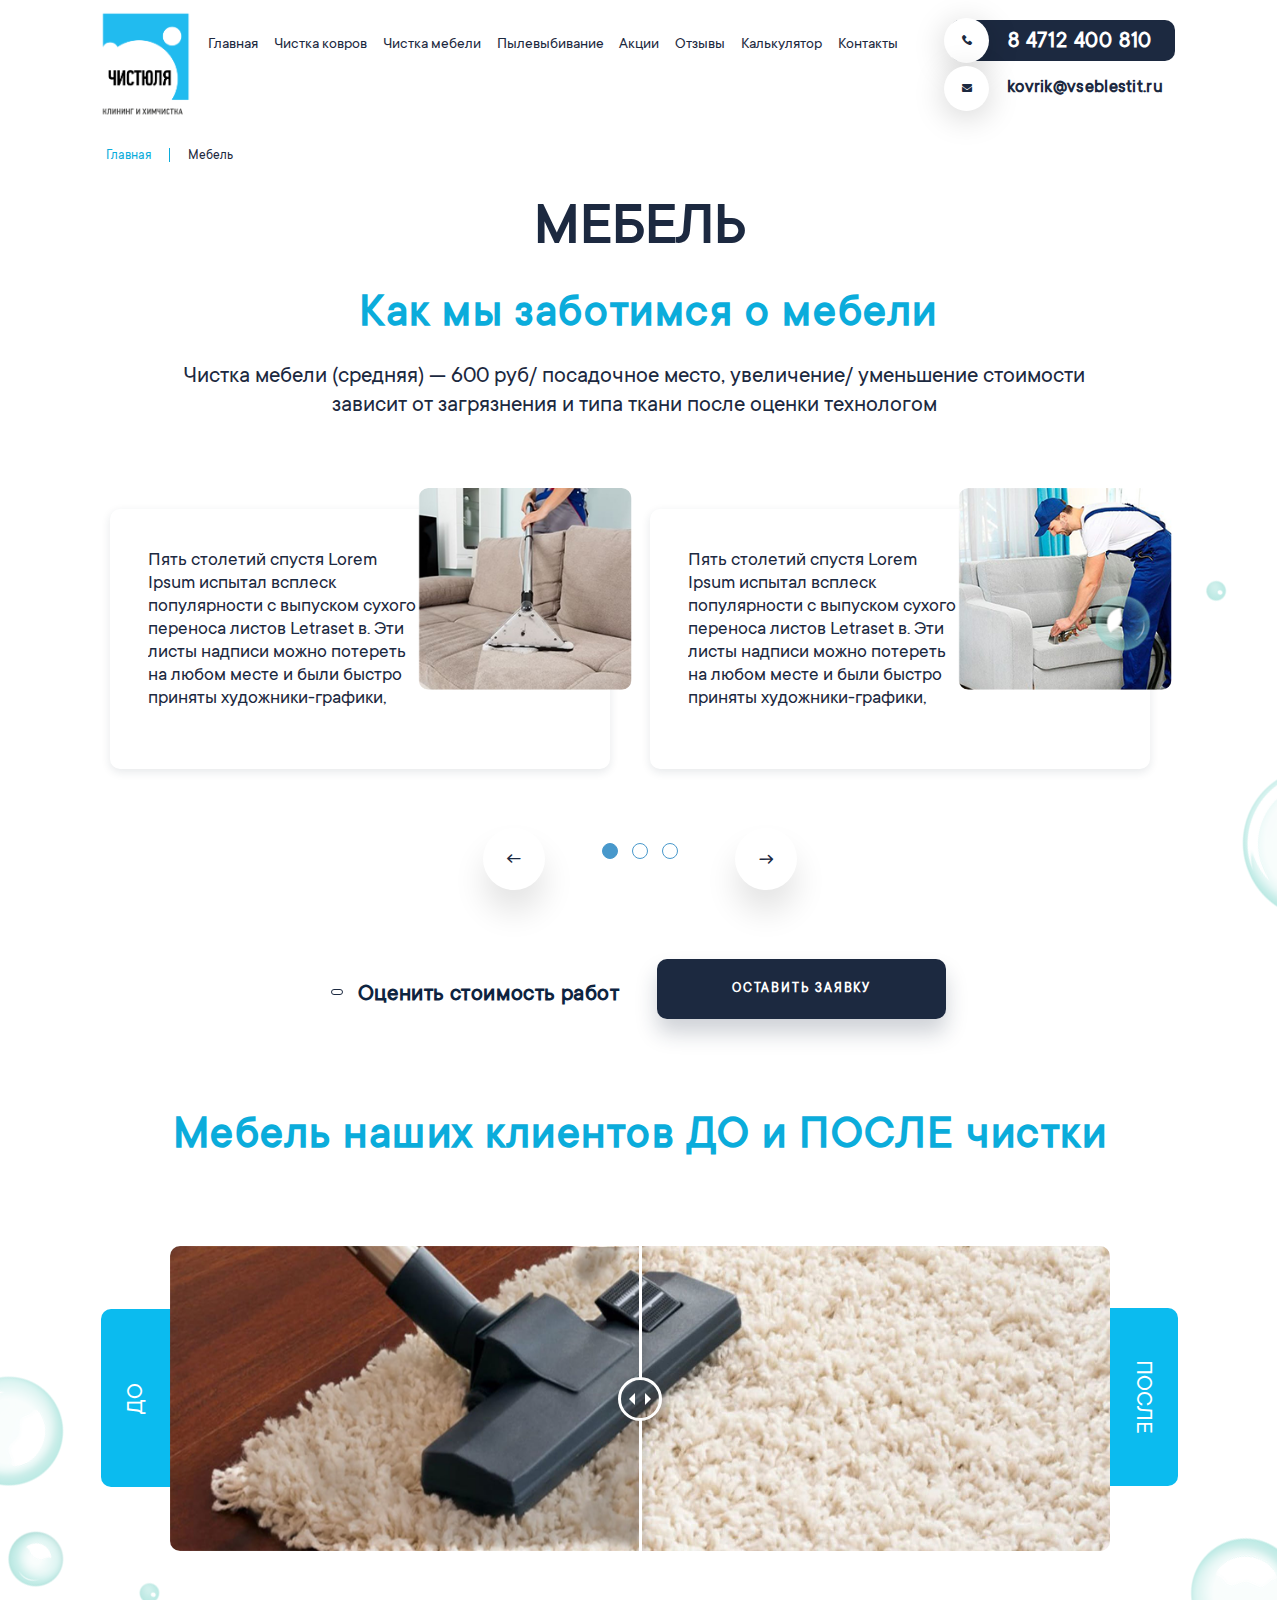
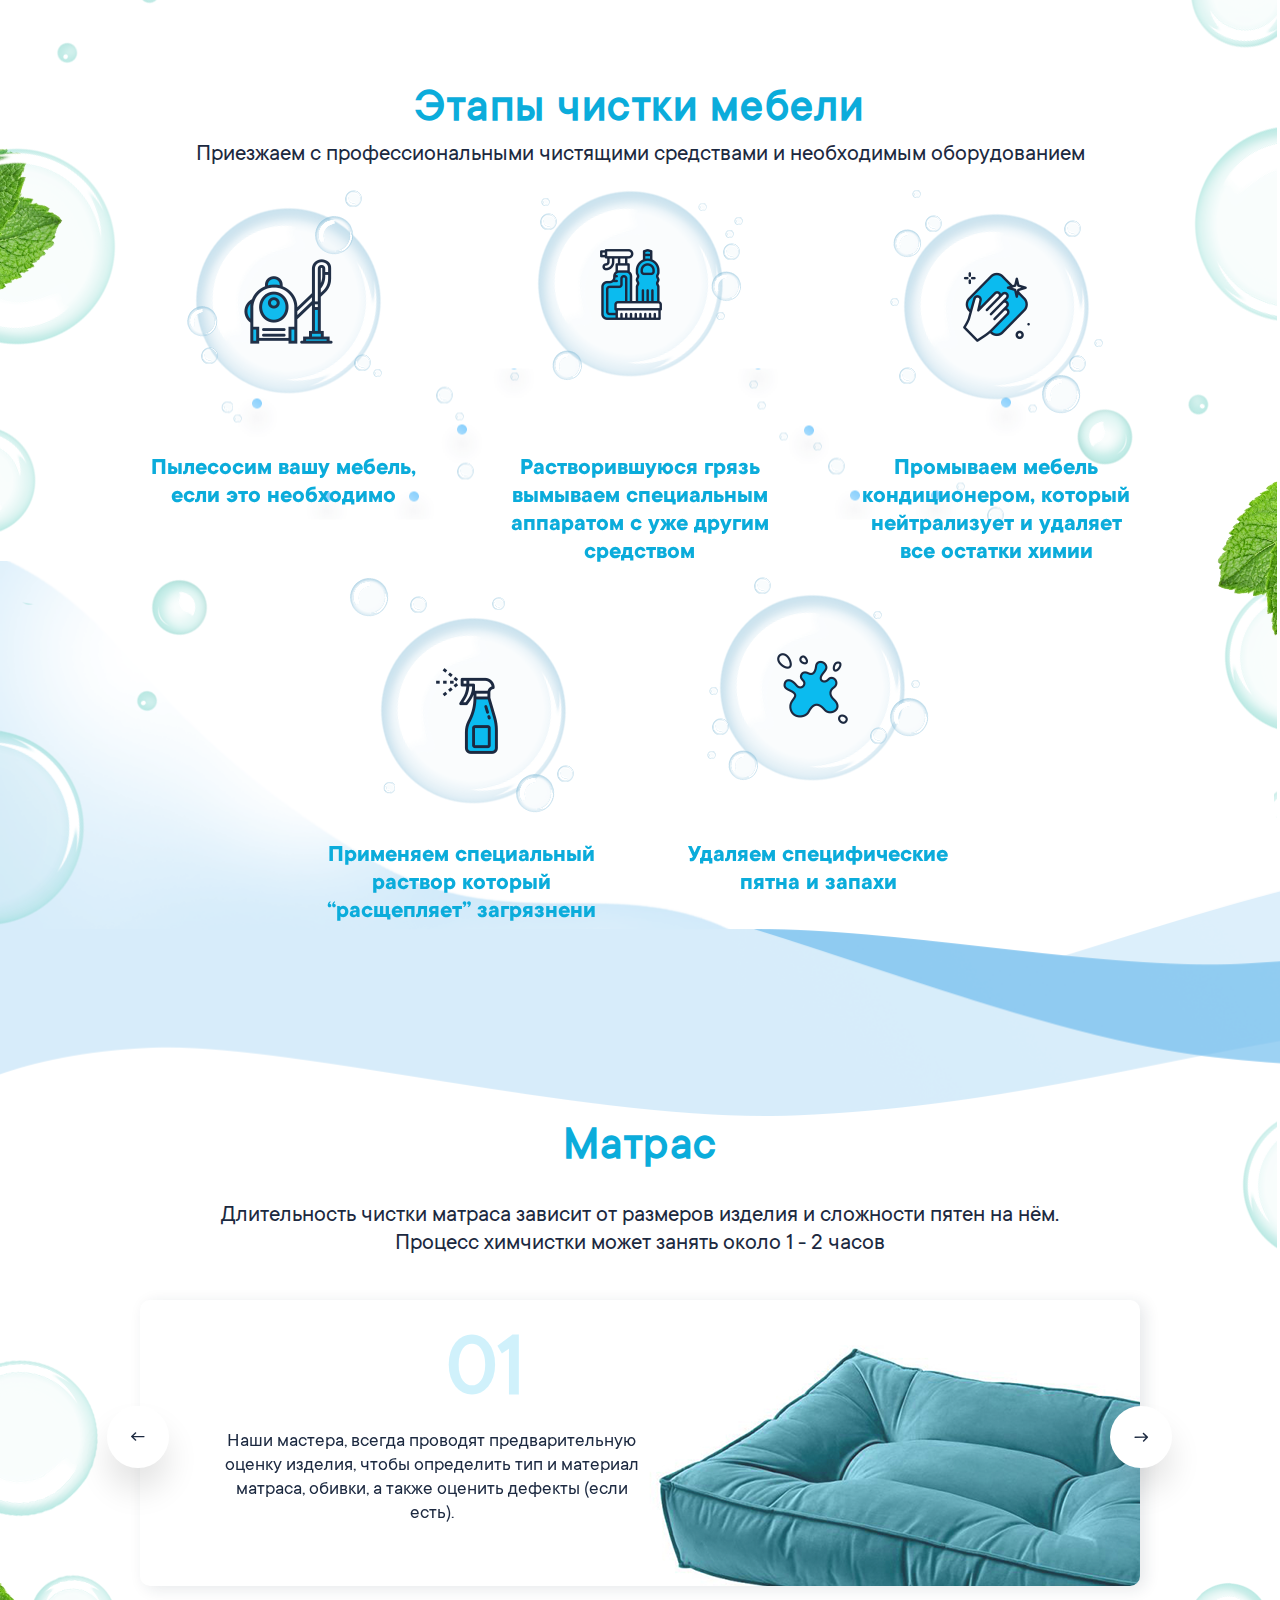
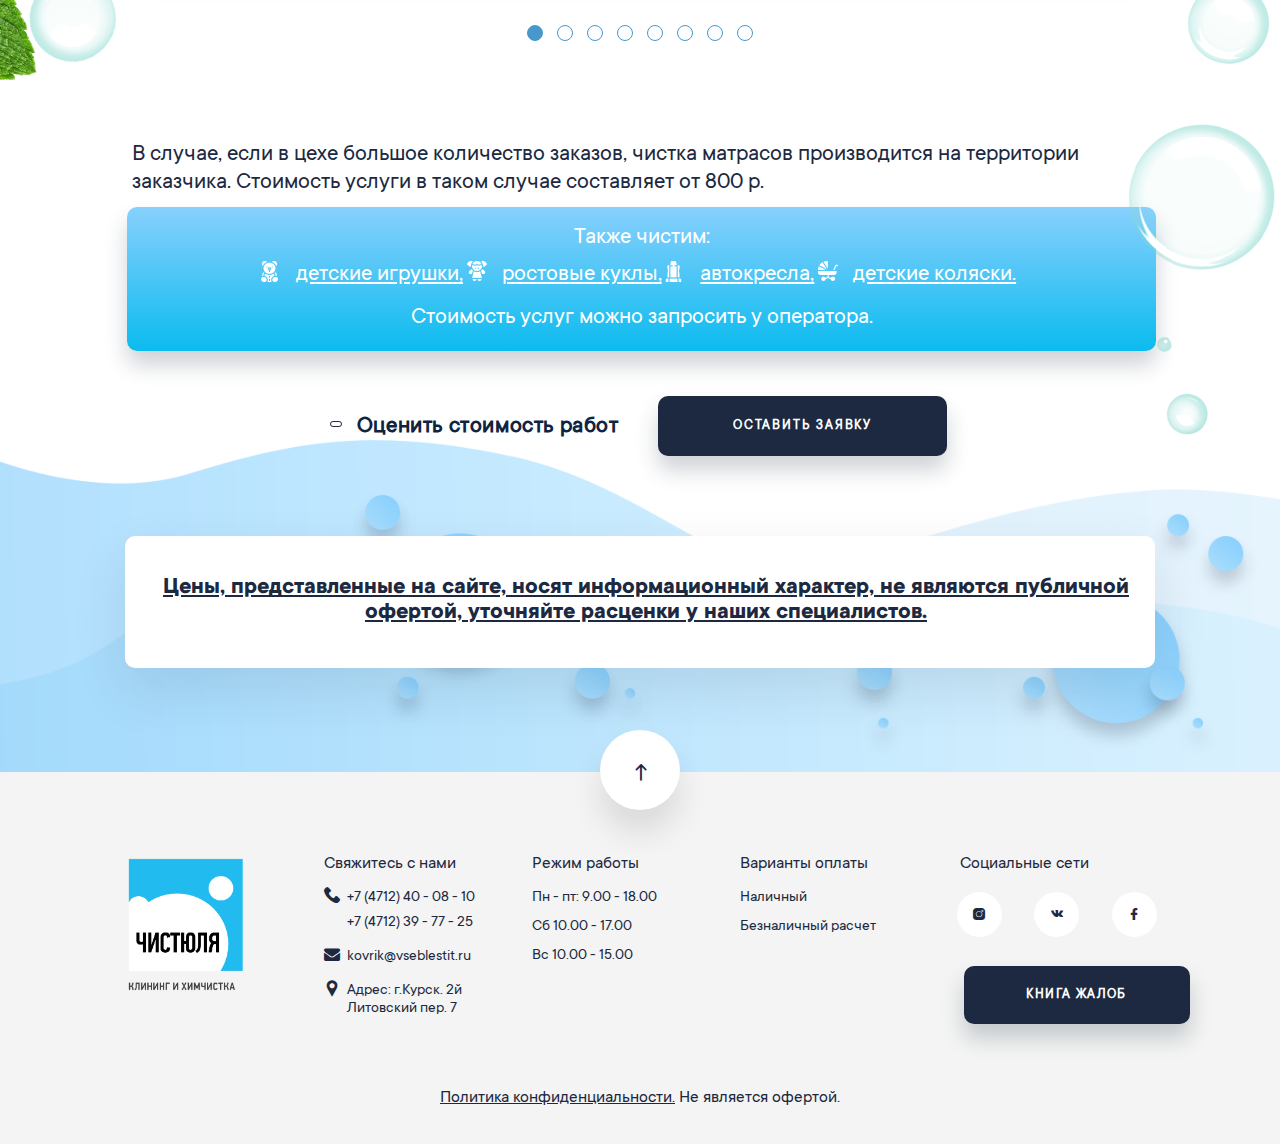
<file: markup/service_2.html>
<!DOCTYPE html>
<html lang="ru">

<head>
    <meta charset="UTF-8">
    <title>Мебель</title>
    <meta name="viewport" content="width=device-width, initial-scale=1.0, maximum-scale=1.0">
    <meta name="cmsmagazine" content="5a7189a28fb3dc68238dbdb44c9ea99c">
    <link rel="icon" type="image/png" sizes="16x16" href="img/logo.png">

    <link rel="stylesheet" href="css/style.min.css" data-inprogress="">
    <link rel="stylesheet" href="css/service_2.min.css" data-inprogress="">
</head>

<body>
<!-- Основной контент -->
<!-- Popup -->
<div class="overlay-form formPopup animated ">
    <div class="close"></div>
    <div class="form__popup ">
        <span class="close-popup"></span>
        <div class="content">
           <h3>Пожалуйста, заполните форму</h3>
            <p>Консультант позвонит Вам в ближайшее время!</p>
            <form>
                <div class="input_box">
                    <input type="text" placeholder="Введите Ваше имя">
                </div>
                <div class="input_box">
                    <input type="text" placeholder="Введите Ваш номер телефона">
                </div>
                <div class="input_box">
                    <input type="text" placeholder="Введите Вашу почту">
                </div>
                <button class="btn light_blue">заказать звонок</button>
                <p class="links">
                    Нажимая на кнопку «Заказать звонок» Вы соглашаетесь с
                    <a href="#" class="open_conf">Политикой конфиденциальности</a>
                </p>
            </form>
        </div>
    </div>
</div>
<div class="overlay-conf confPopup animated">
    <div class="close"></div>
    <div class="conf__popup ">
        <span class="close-popup"></span>
        <div class="content">
            <h3>Политика конфиденциальности</h3>
            <p>
                Lorem Ipsum - это текст-"рыба", часто используемый в печати и вэб-дизайне. Lorem Ipsum является
                стандартной "рыбой" для текстов на латинице с начала XVI века. В то время некий безымянный печатник
                создал большую коллекцию размеров и форм шрифтов, используя Lorem Ipsum для распечатки образцов.
                Lorem Ipsum не только успешно пережил без заметных изменений пять веков, но и перешагнул в
                электронный дизайн. Его популяризации в новое время послужили публикация листов Letraset
                с образцами Lorem Ipsum в 60-х годах и, в более недавнее время, программы электронной
                вёрстки типа Aldus PageMaker, в шаблонах которых используется Lorem Ipsum.
            </p>
            <p>
                Lorem Ipsum - это текст-"рыба", часто используемый в печати и вэб-дизайне. Lorem Ipsum является
                стандартной "рыбой" для текстов на латинице с начала XVI века. В то время некий безымянный печатник
                создал большую коллекцию размеров и форм шрифтов, используя Lorem Ipsum для распечатки образцов.
                Lorem Ipsum не только успешно пережил без заметных изменений пять веков, но и перешагнул в
                электронный дизайн. Его популяризации в новое время послужили публикация листов Letraset
                с образцами Lorem Ipsum в 60-х годах и, в более недавнее время, программы электронной
                вёрстки типа Aldus PageMaker, в шаблонах которых используется Lorem Ipsum.
            </p>
        </div>
    </div>
</div>
<div class="overlay-valid validPopup animated ">
    <div class="close"></div>
    <div class="valid__popup ">
        <span class="close-popup"></span>
        <div class="content">
            <h3>
                Спасибо за заявку!
            </h3>
        </div>
    </div>
</div>
<div class="overlay-video videoPopup animated ">
    <div class="close"></div>
    <div class="video__popup ">
        <span class="close-popup"></span>
        <div class="content">
            <iframe src="" frameborder="0" allow="autoplay; fullscreen" allowfullscreen=""></iframe>
        </div>
    </div>
</div>
<!-- Header -->
<header class="header" id="anchor0">
    <div class="container">
        <a href="index.html" class="logo"><img src="img/logo.png"></a>
        <nav>
            <ul class="address">
                <li><a class="tel" href="#"><span><i class="icon-phone"></i></span><p><i class="icon-phone"></i>8 4712 400 810</p></a></li>
                <li><a class="mail" href="#"><span><i class="icon-mail"></i></span><p><i class="icon-mail"></i>kovrik@vseblestit.ru</p></a></li>

            </ul>
            <div id="toggle" class="open_menu">
                <i class="icon-burger"></i>
            </div>
            <div class="menu">
                <ul>
                    <li><a href="index.html">Главная</a></li>
                    <li><a href="service_1.html">Чистка ковров</a></li>
                    <li><a href="service_2.html">Чистка мебели</a></li>
                    <li><a href="#anchor2" class="up">Пылевыбивание</a></li>
                    <li><a href="#anchor4" class="up">Акции</a></li>
                    <li><a href="#anchor8" class="up">Отзывы</a></li>
                    <li><a href="#" class="up">Калькулятор</a></li>
                    <li><a href="#anchor9" class="up">Контакты</a></li>
                </ul>
            </div>
        </nav>
    </div>
</header>
<div class="wrapper">
    <section class="section section_1">
        <div class="container">
            <ul class="breadcrumbs">
                <li><a href="index.html">Главная</a></li>
                <li><span></span></li>
                <li><a href="#" class="active">Мебель</a></li>
            </ul>
            <h1>МЕБЕЛЬ</h1>
            <h2 class="title">Как мы заботимся о мебели</h2>
            <p>
                Чистка мебели (средняя) — 600 руб/ посадочное место, увеличение/ уменьшение  стоимости
                зависит от загрязнения и типа ткани после оценки технологом
            </p>
           <div class="slider">
               <div class="slider_1">
                   <div>
                       <div class="slide">
                           <div class="text">
                               <p>
                                   Пять столетий спустя Lorem Ipsum испытал всплеск популярности с выпуском сухого переноса
                                   листов Letraset в. Эти листы надписи можно потереть на любом месте и были быстро приняты
                                   художники-графики, принтеры, архитекторов и рекламодателей для их профессионального вида
                                   и простоты использования.
                               </p>
                           </div>
                           <img src="img/photo_9.png">
                       </div>
                   </div>
                   <div>
                       <div class="slide">
                           <div class="text">
                               <p>
                                   Пять столетий спустя Lorem Ipsum испытал всплеск популярности с выпуском сухого переноса
                                   листов Letraset в. Эти листы надписи можно потереть на любом месте и были быстро приняты
                                   художники-графики, принтеры, архитекторов и рекламодателей для их профессионального вида
                                   и простоты использования.
                               </p>
                           </div>
                           <img src="img/photo_10.png">
                       </div>
                   </div>
                   <div>
                       <div class="slide">
                           <div class="text">
                               <p>
                                   Пять столетий спустя Lorem Ipsum испытал всплеск популярности с выпуском сухого переноса
                                   листов Letraset в. Эти листы надписи можно потереть на любом месте и были быстро приняты
                                   художники-графики, принтеры, архитекторов и рекламодателей для их профессионального вида
                                   и простоты использования.
                               </p>
                           </div>
                           <img src="img/photo_9.png">
                       </div>
                   </div>
               </div>
               <div class="slick-arrow_group"></div>
           </div>
            <div class="btn_block">
                <a href="#" class="btn_w">Оценить стоимость работ</a>
                <a href="#" class="btn blue">Оставить заявку</a>
            </div>
        </div>
    </section>
    <section class="section section_2">
        <div class="container">
            <h2 class="title">Мебель наших клиентов ДО и ПОСЛЕ чистки</h2>
            <div class="slider_2">
                <span class="before">ДО</span>
                <div id="container1" class="twentytwenty-container">
                    <!-- The before image is first -->
                    <img src="img/before.png">
                    <!-- The after image is last -->
                    <img src="img/after.png">
                </div>
                <span class="after">ПОСЛЕ</span>
            </div>
        </div>
    </section>
    <section class="section section_3">
        <div class="container">
            <h2 class="title">Этапы чистки мебели</h2>
            <p>Приезжаем с профессиональными чистящими средствами и необходимым оборудованием</p>
            <div class="slider">
                <div class="slider_3">
                    <div>
                        <div class="slide">
                            <div class="img">
                                <img src="img/icon_01.png">
                            </div>
                            <p>
                                Пылесосим вашу мебель,
                                если это необходимо
                            </p>
                        </div>
                    </div>
                    <div>
                        <div class="slide">
                            <div class="img">
                                <img src="img/icon_02.png">
                            </div>
                            <p>
                                Растворившуюся грязь
                                вымываем специальным
                                аппаратом с уже другим
                                средством
                            </p>
                        </div>
                    </div>
                    <div>
                        <div class="slide">
                            <div class="img">
                                <img src="img/icon_03.png">
                            </div>
                            <p>
                                Промываем мебель кондиционером,
                                который нейтрализует и удаляет
                                все остатки химии
                            </p>
                        </div>
                    </div>
                    <div>
                        <div class="slide">
                            <div class="img">
                                <img src="img/icon_05.png">
                            </div>
                            <p>
                                Применяем специальный
                                раствор который “расщепляет” загрязнени
                            </p>
                        </div>
                    </div>
                    <div>
                        <div class="slide">
                            <div class="img">
                                <img src="img/icon_04.png">
                            </div>
                            <p>
                                Удаляем специфические
                                пятна и запахи
                            </p>
                        </div>
                    </div>
                </div>
                <div class="slick-arrow_group"></div>
            </div>
        </div>
        <span class="bg"></span>
    </section>
    <section class="section section_4">
        <div class="container">
            <h2 class="title">Матрас</h2>
            <p>
                Длительность чистки матраса зависит от размеров изделия и сложности пятен на нём.
                Процесс химчистки может занять около 1 - 2 часов
            </p>
            <div class="slider_4">
                <div>
                    <div class="slide">
                        <span>01</span>
                        <p>
                            Наши мастера, всегда проводят предварительную оценку изделия, чтобы определить тип и материал матраса, обивки,
                            а также оценить дефекты (если есть).
                        </p>
                        <img src="img/photo_11.png">
                    </div>
                </div>
                <div>
                    <div class="slide">
                        <span>02</span>
                        <p>
                            Наши мастера, всегда проводят предварительную оценку изделия, чтобы определить тип и материал матраса, обивки,
                            а также оценить дефекты (если есть).
                        </p>
                        <img src="img/photo_11.png">
                    </div>
                </div>
                <div>
                    <div class="slide">
                        <span>03</span>
                        <p>
                            Наши мастера, всегда проводят предварительную оценку изделия, чтобы определить тип и материал матраса, обивки,
                            а также оценить дефекты (если есть).
                        </p>
                        <img src="img/photo_11.png">
                    </div>
                </div>
                <div>
                    <div class="slide">
                        <span>04</span>
                        <p>
                            Наши мастера, всегда проводят предварительную оценку изделия, чтобы определить тип и материал матраса, обивки,
                            а также оценить дефекты (если есть).
                        </p>
                        <img src="img/photo_11.png">
                    </div>
                </div>
                <div>
                    <div class="slide">
                        <span>05</span>
                        <p>
                            Наши мастера, всегда проводят предварительную оценку изделия, чтобы определить тип и материал матраса, обивки,
                            а также оценить дефекты (если есть).
                        </p>
                        <img src="img/photo_11.png">
                    </div>
                </div>
                <div>
                    <div class="slide">
                        <span>06</span>
                        <p>
                            Наши мастера, всегда проводят предварительную оценку изделия, чтобы определить тип и материал матраса, обивки,
                            а также оценить дефекты (если есть).
                        </p>
                        <img src="img/photo_11.png">
                    </div>
                </div>
                <div>
                    <div class="slide">
                        <span>07</span>
                        <p>
                            Наши мастера, всегда проводят предварительную оценку изделия, чтобы определить тип и материал матраса, обивки,
                            а также оценить дефекты (если есть).
                        </p>
                        <img src="img/photo_11.png">
                    </div>
                </div>
                <div>
                    <div class="slide">
                        <span>08</span>
                        <p>
                            Наши мастера, всегда проводят предварительную оценку изделия, чтобы определить тип и материал матраса, обивки,
                            а также оценить дефекты (если есть).
                        </p>
                        <img src="img/photo_11.png">
                    </div>
                </div>
            </div>
            <div class="about">
                <p>
                    В случае, если в цехе большое количество заказов, чистка матрасов производится на территории заказчика. Стоимость
                    услуги в таком случае составляет от 800 р.
                </p>
                <div class="blue_block">
                    <p>Также чистим:</p>
                    <ul>
                        <li><img src="img/i_1.png">детские игрушки,</li>
                        <li><img src="img/i_2.png">ростовые куклы,</li>
                        <li><img src="img/i_3.png">автокресла,</li>
                        <li><img src="img/i_4.png">детские коляски.</li>
                    </ul>
                    <p>Стоимость услуг можно запросить у оператора.</p>
                </div>
                <div class="btn_block">
                    <a href="#" class="btn_w">Оценить стоимость работ</a>
                    <a href="#" class="btn blue">Оставить заявку</a>
                </div>
                <p class="white_block">
                    Цены, представленные на сайте, носят информационный характер, не являются публичной офертой,
                        уточняйте расценки у наших специалистов.
                </p>
            </div>
        </div>

        <span class="bg"></span>
    </section>
</div>

<!-- Footer -->
<footer class="footer" id="anchor9">
    <a href="#anchor0" class="down"><i class="icon-arrow2-1"></i></a>
    <div class="container">
         <a href="index.html" class="logo"><img src="img/logo.png"></a>
        <div class="nav">
            <div class="box">
                <h4>Свяжитесь с нами</h4>
                <ul class="tel">
                    <i class="icon-phone"></i>
                    <li><a href="tel:+7 (4712) 40 - 08 - 10">+7 (4712) 40 - 08 - 10</a></li>
                    <li><a href="tel:+7 (4712) 39 - 77 - 25">+7 (4712) 39 - 77 - 25</a></li>
                </ul>
                <ul class="mail">
                    <i class="icon-mail"></i>
                    <li> <a href="kovrik@vseblestit.ru">kovrik@vseblestit.ru</a></li>
                </ul>
                <ul class="adress">
                    <i class="icon-pin"></i>
                    <li>Адрес: г.Курск. 2й Литовский пер. 7</li>
                </ul>
            </div>
            <div class="box">
                <h4>Режим работы</h4>
                <ul>
                    <li>Пн - пт: 9.00 - 18.00</li>
                    <li>Сб 10.00 - 17.00</li>
                    <li>Вс 10.00 - 15.00</li>
                </ul>
            </div>
            <div class="box">
                <h4>Варианты оплаты</h4>
                <ul>
                    <li><a href="#">Наличный</a> </li>
                    <li><a href="#">Безналичный расчет</a> </li>
                </ul>
            </div>
            <div class="box social">
                <h4>Социальные сети</h4>
                <ul>
                    <li><a href="#"><i class="icon-instagram"></i></a></li>
                    <li><a href="#"><i class="icon-internet"></i></a></li>
                    <li><a href="#"><i class="icon-facebook"></i></a></li>
                </ul>
                <a href="#" class="btn blue">Книга жалоб</a>
            </div>
        </div>
        <p class="about">
            <a href="#">Политика конфиденциальности.</a>  Не является офертой.
        </p>
    </div>
</footer>

<!-- Скрипты -->
<script src="js/jquery-3.4.1.min.js"></script>
<script src="js/jquery-ui.min.js"></script>
<script src="js/slick.min.js"></script>
<script src="js/jquery.mask.min.js"></script>
<script src="js/jquery.responsiveTabs.min.js"></script>
<script src="js/jquery.event.move.min.js"></script>
<script src="js/jquery.twentytwenty.min.js"></script>
<script src="js/service_2.min.js"></script>
<script src="js/main.min.js"></script>



</body>

</html>
</file>
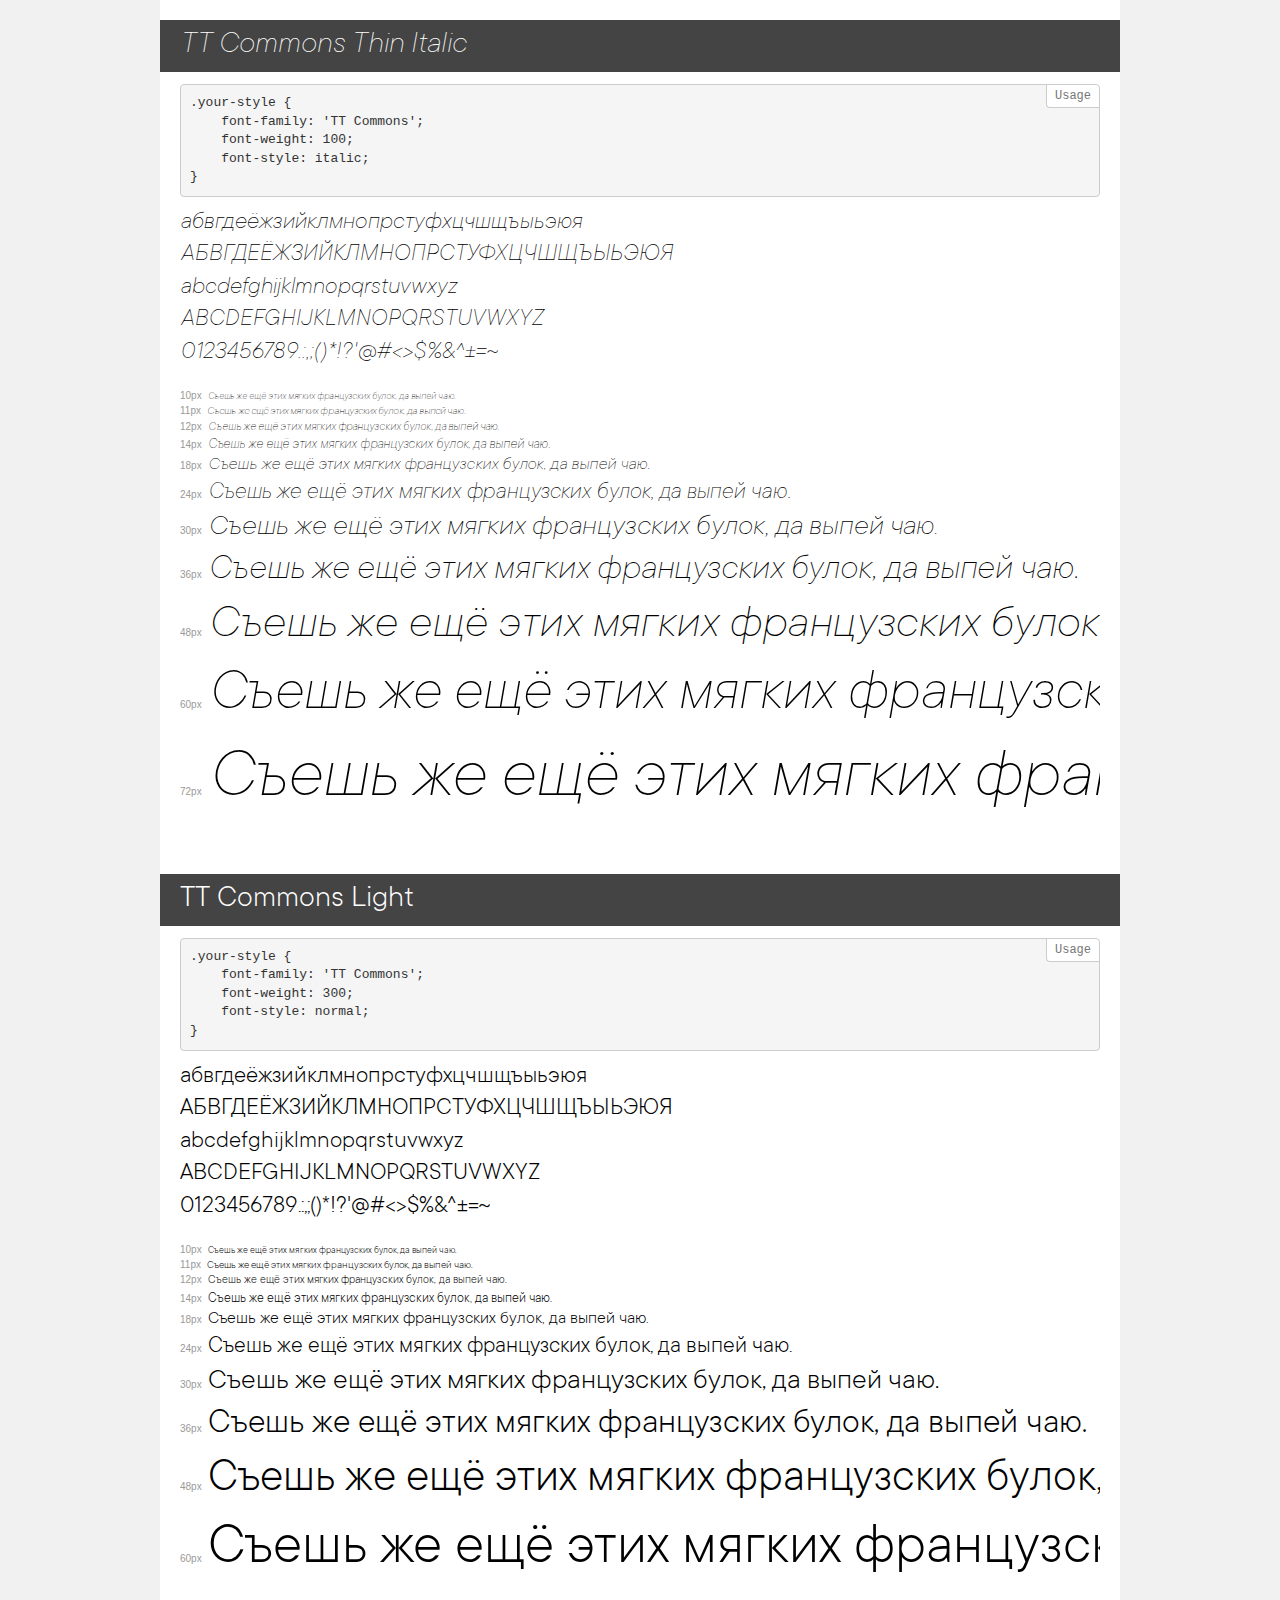
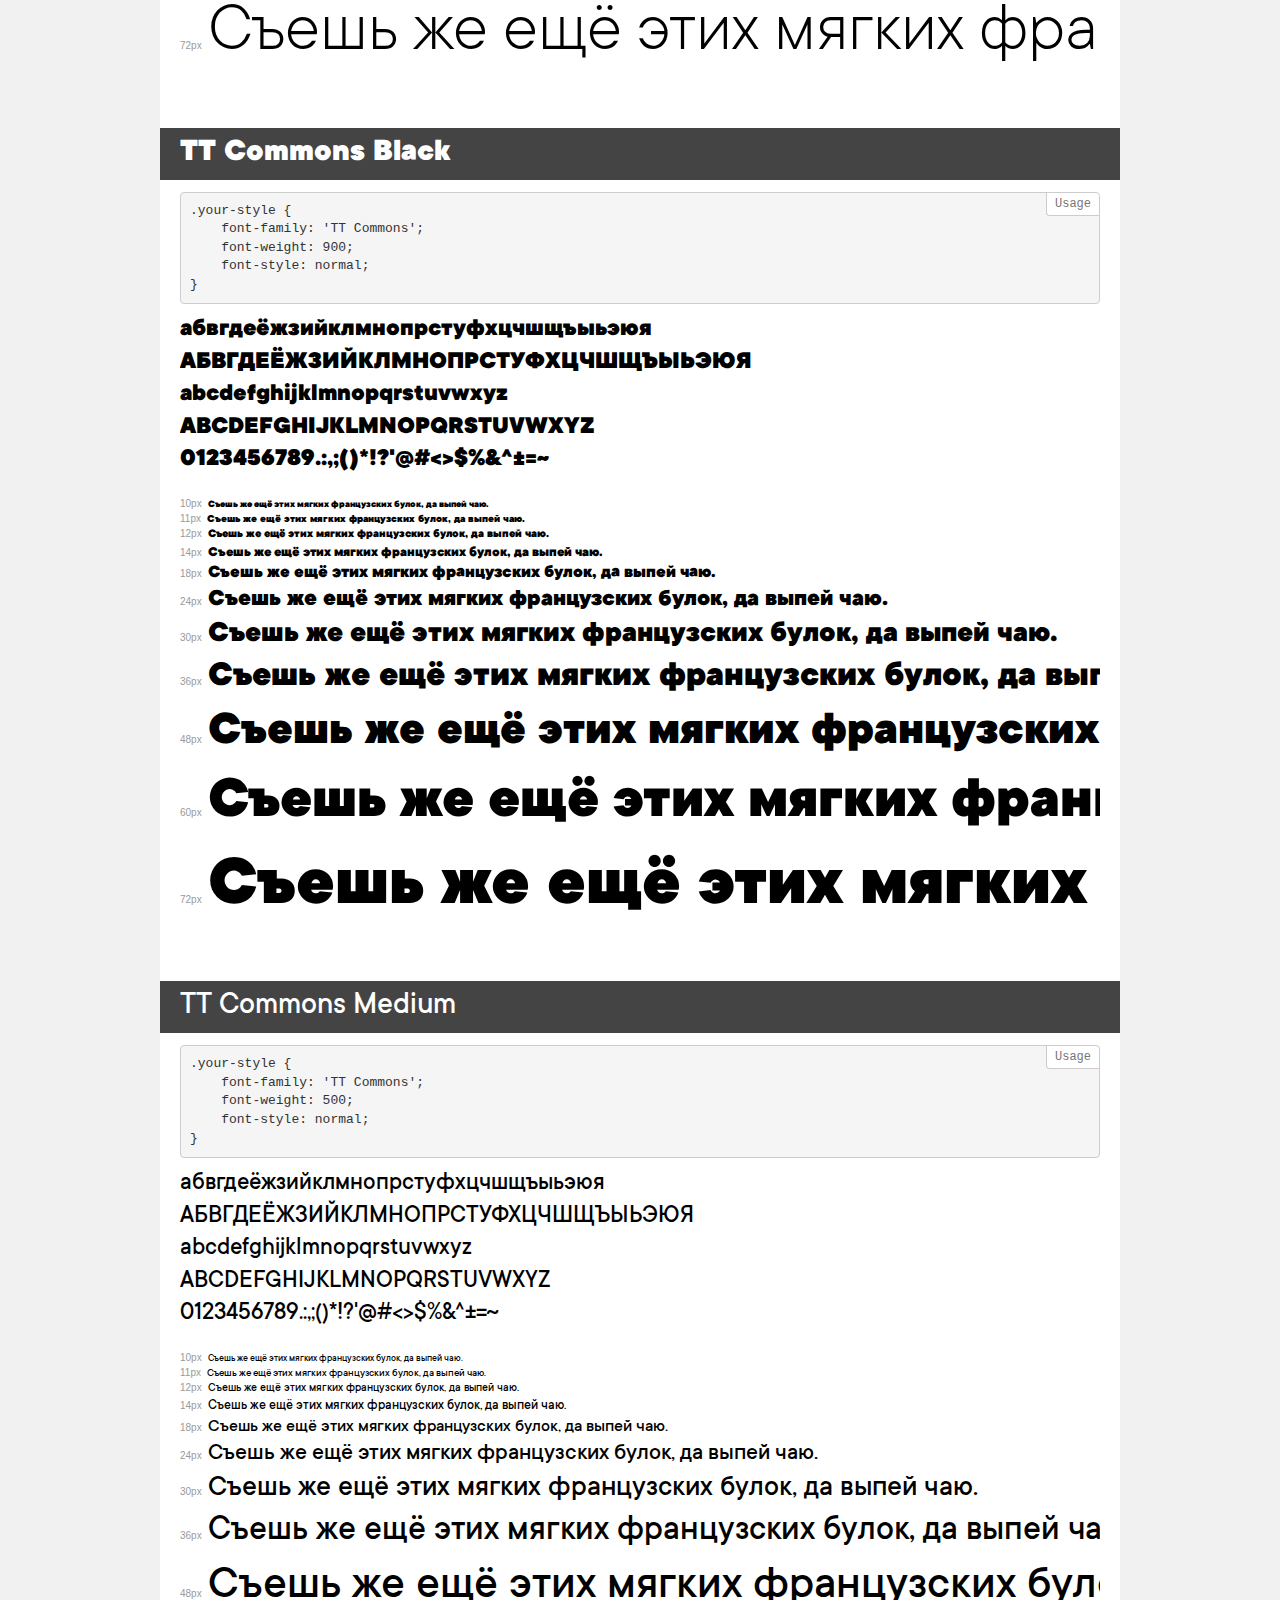
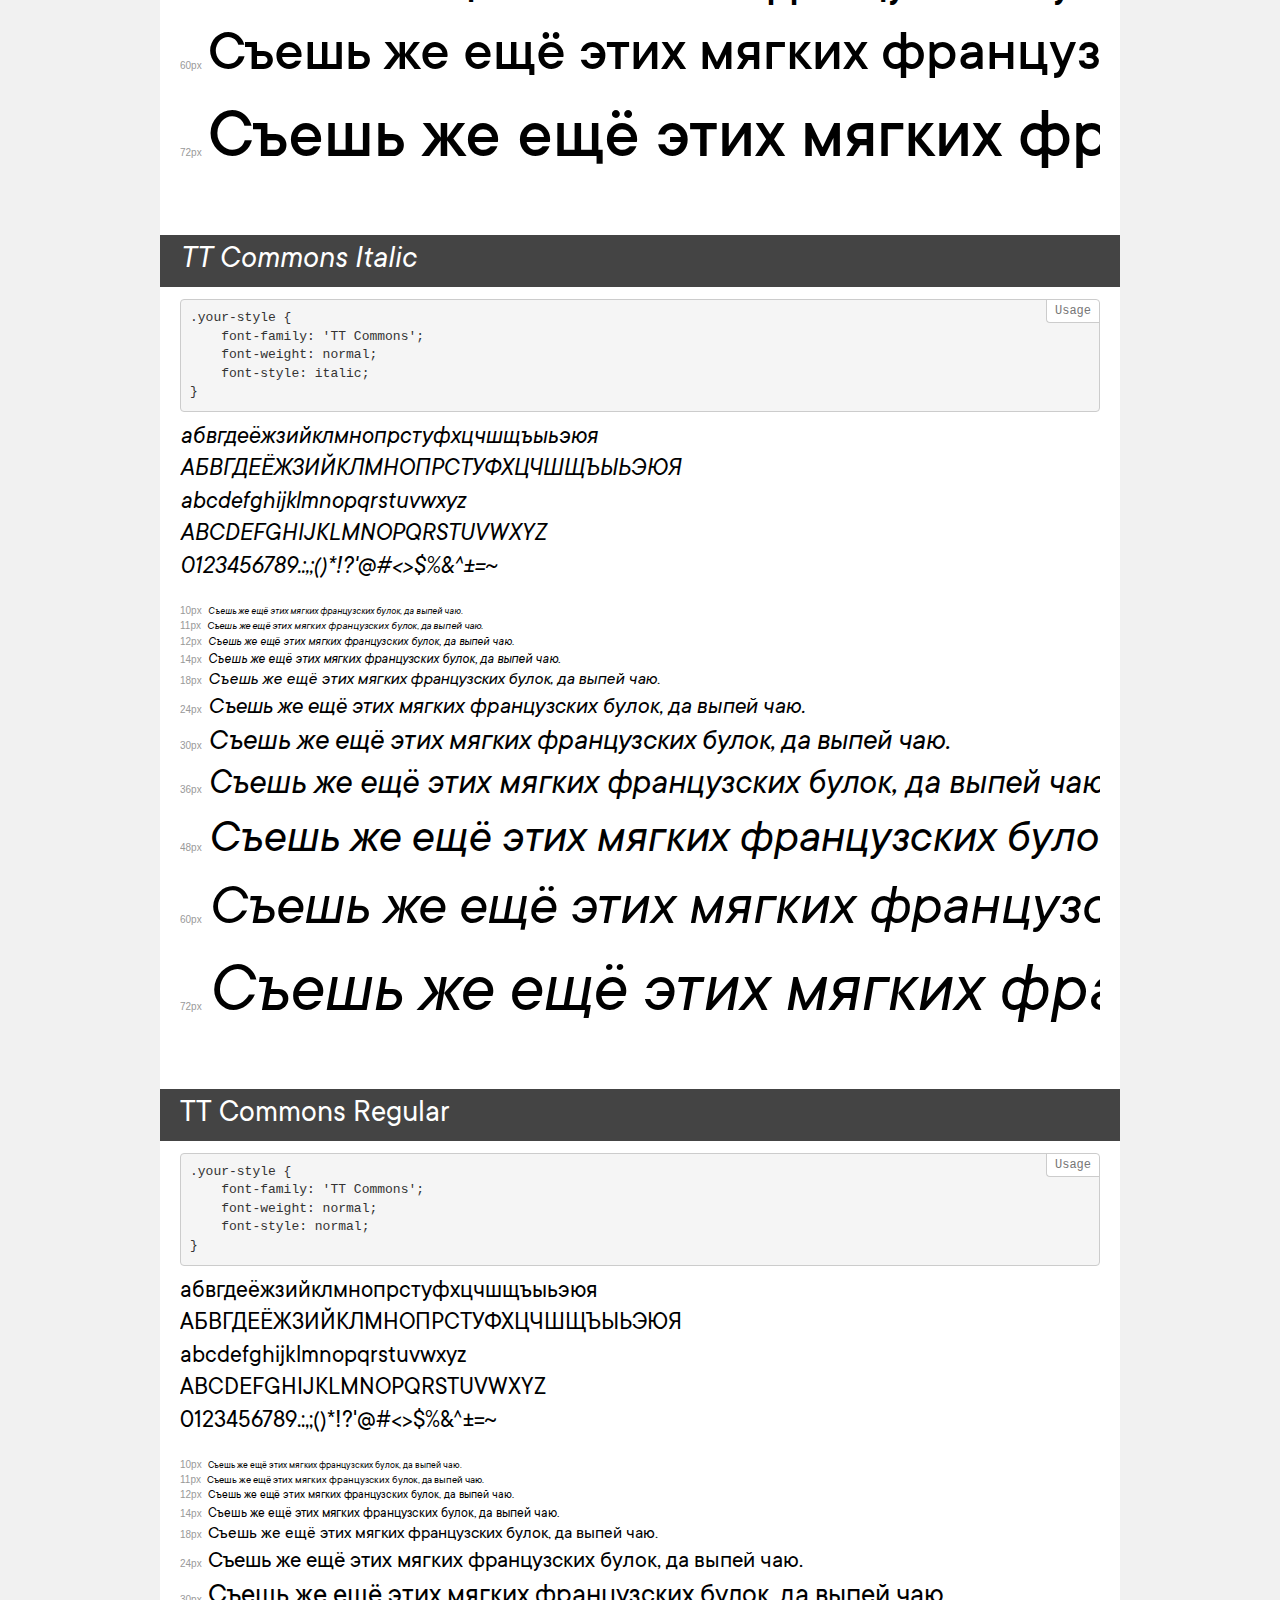
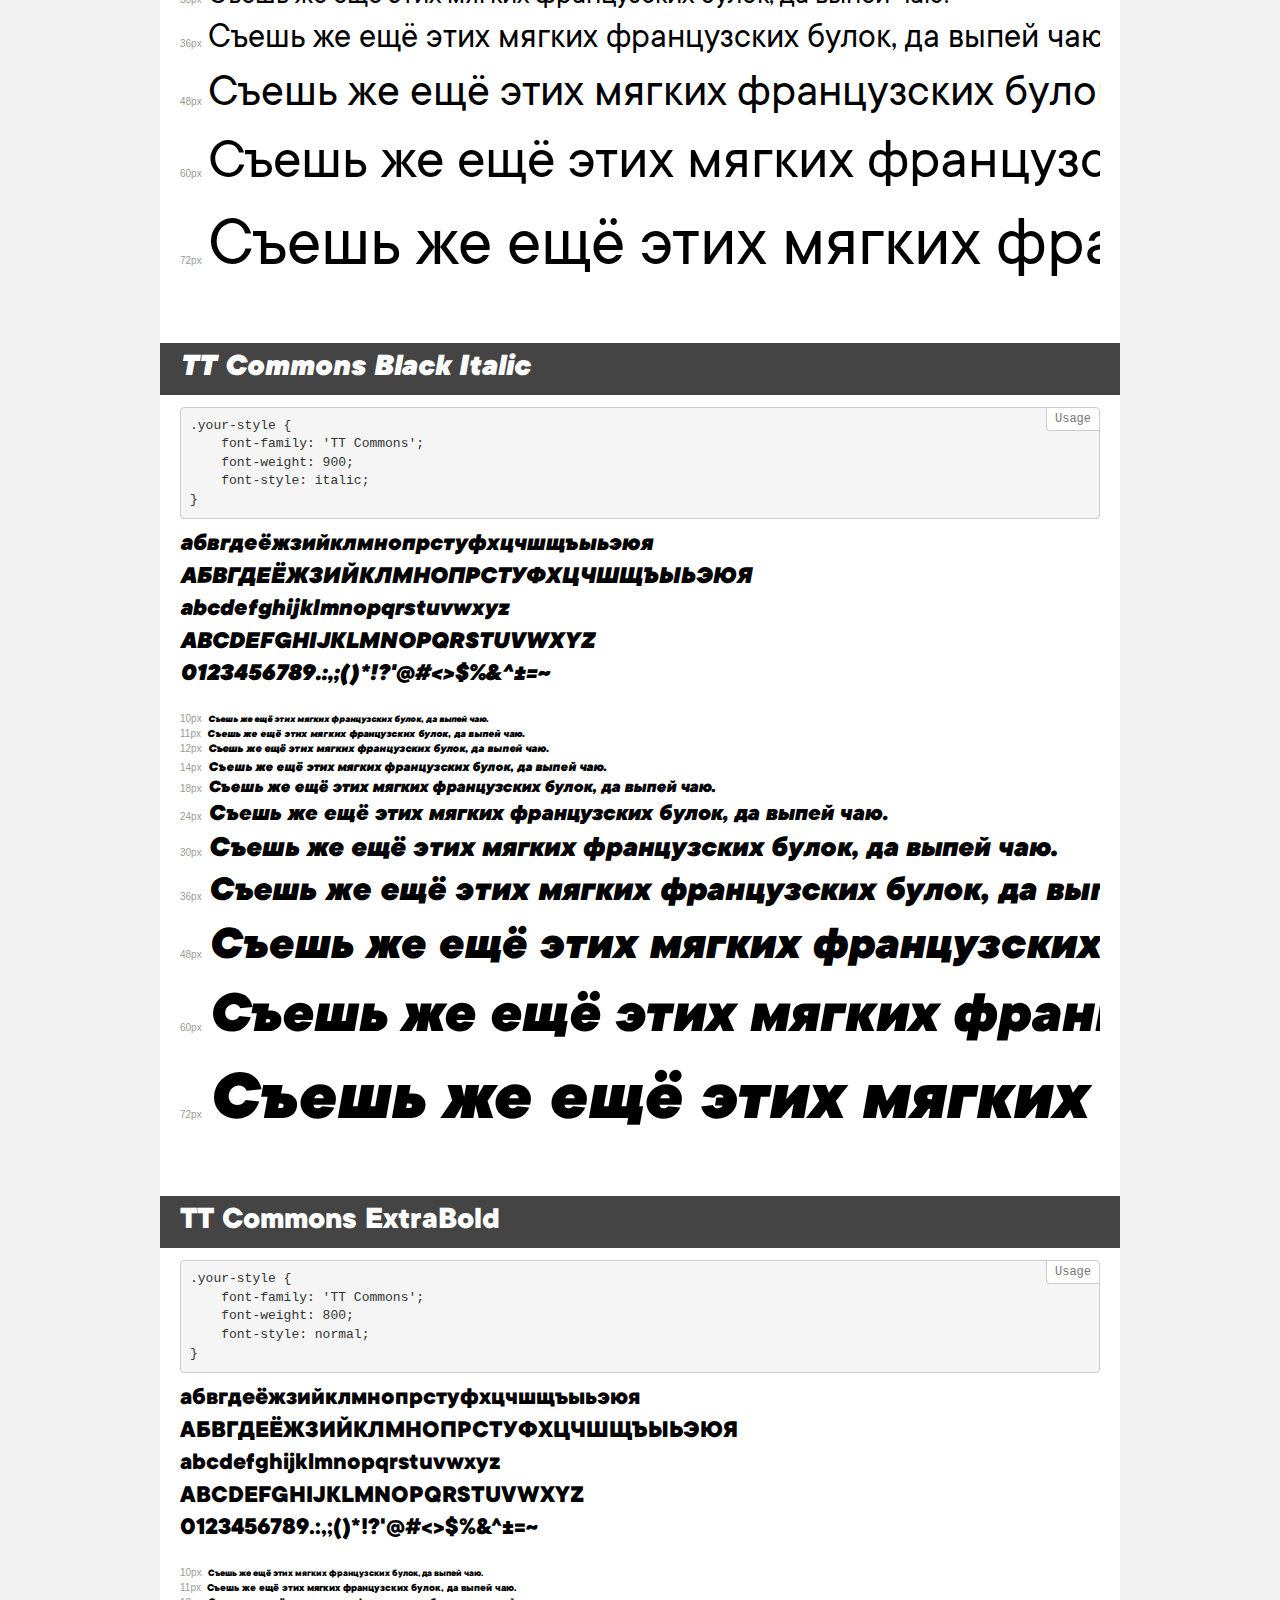
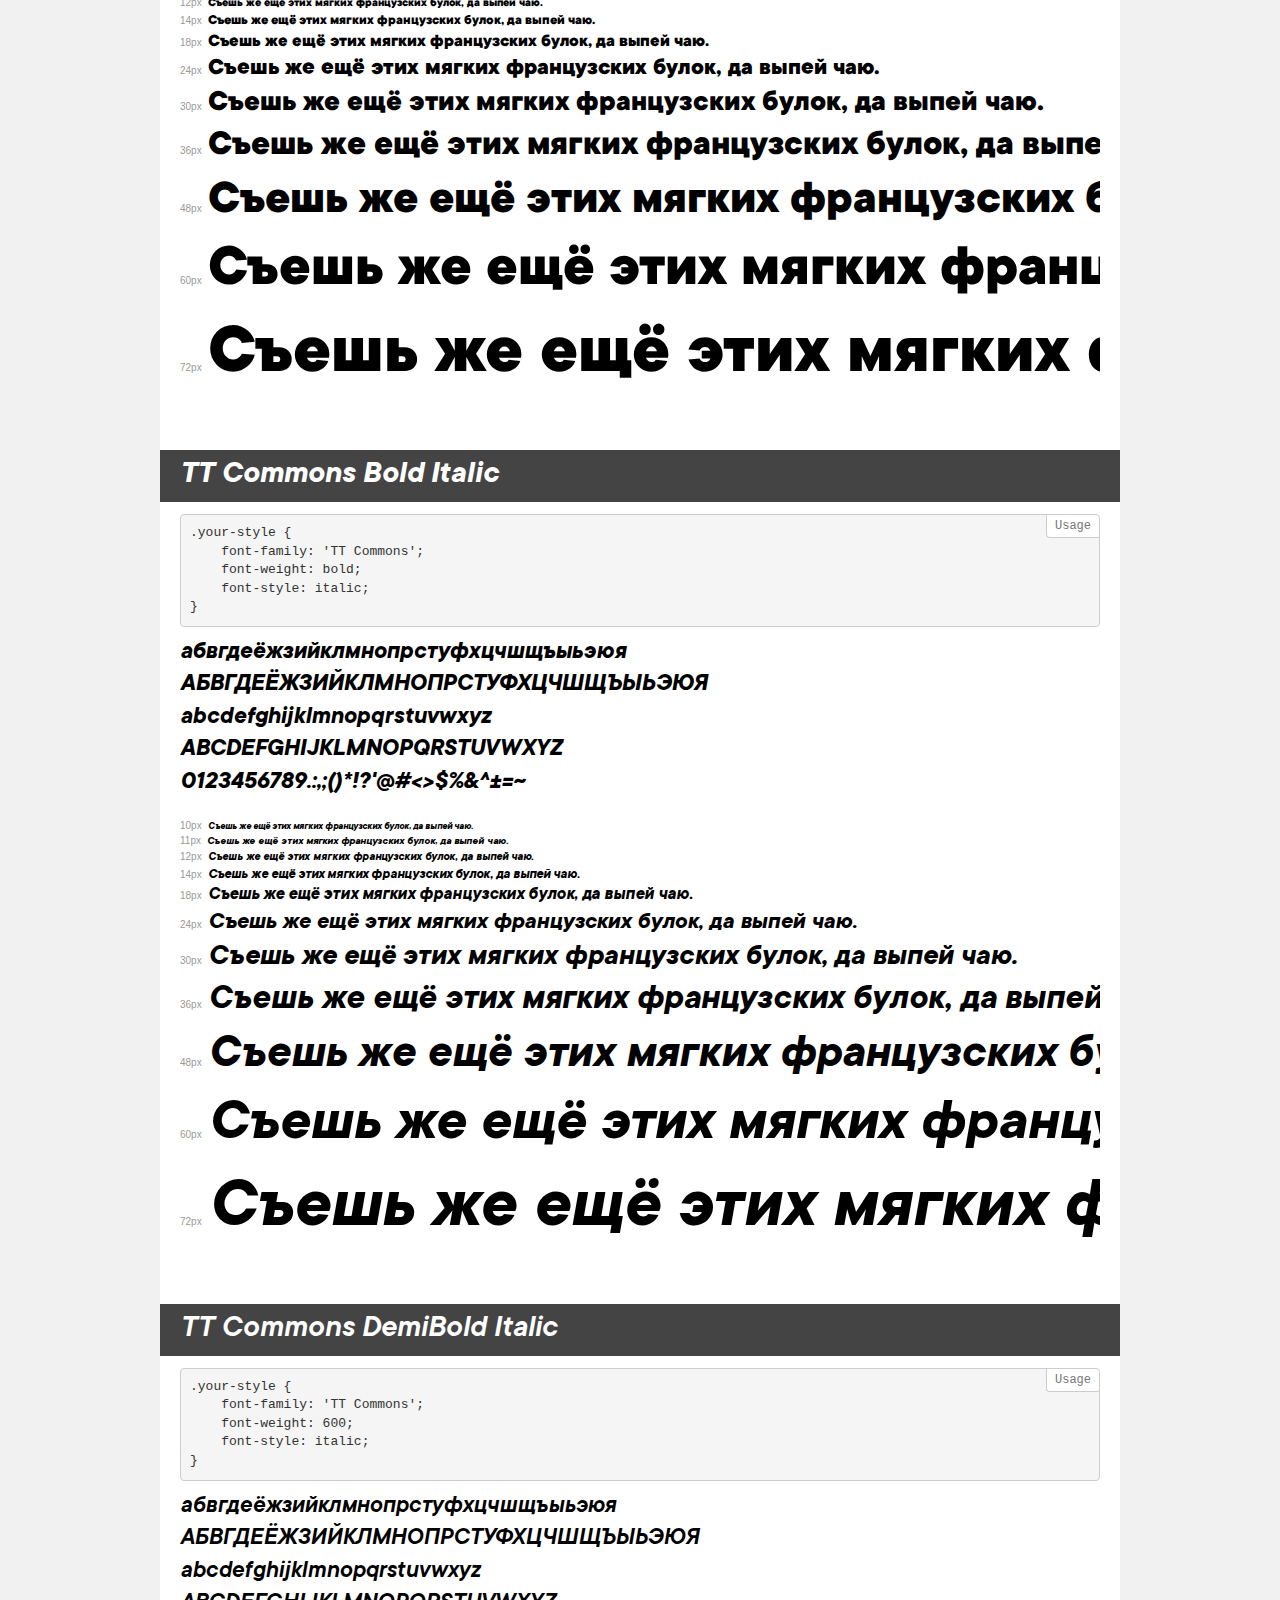
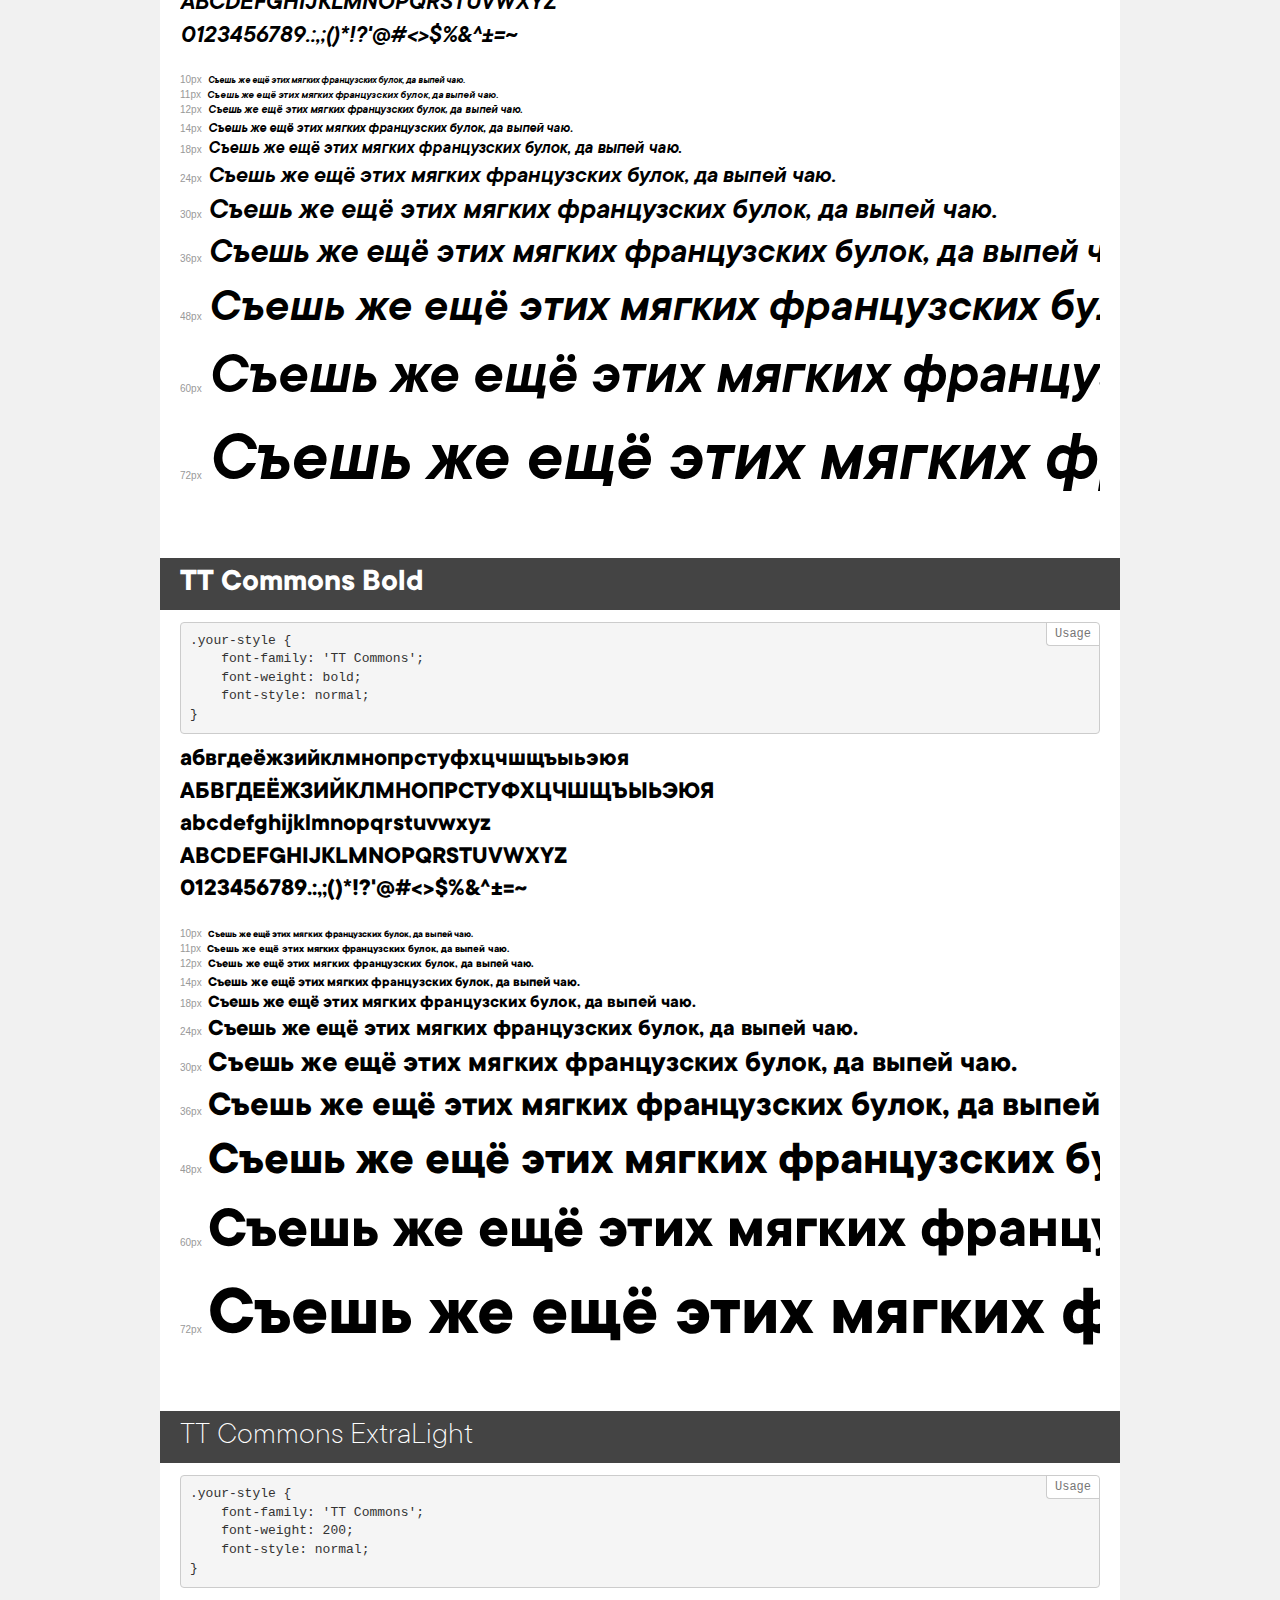
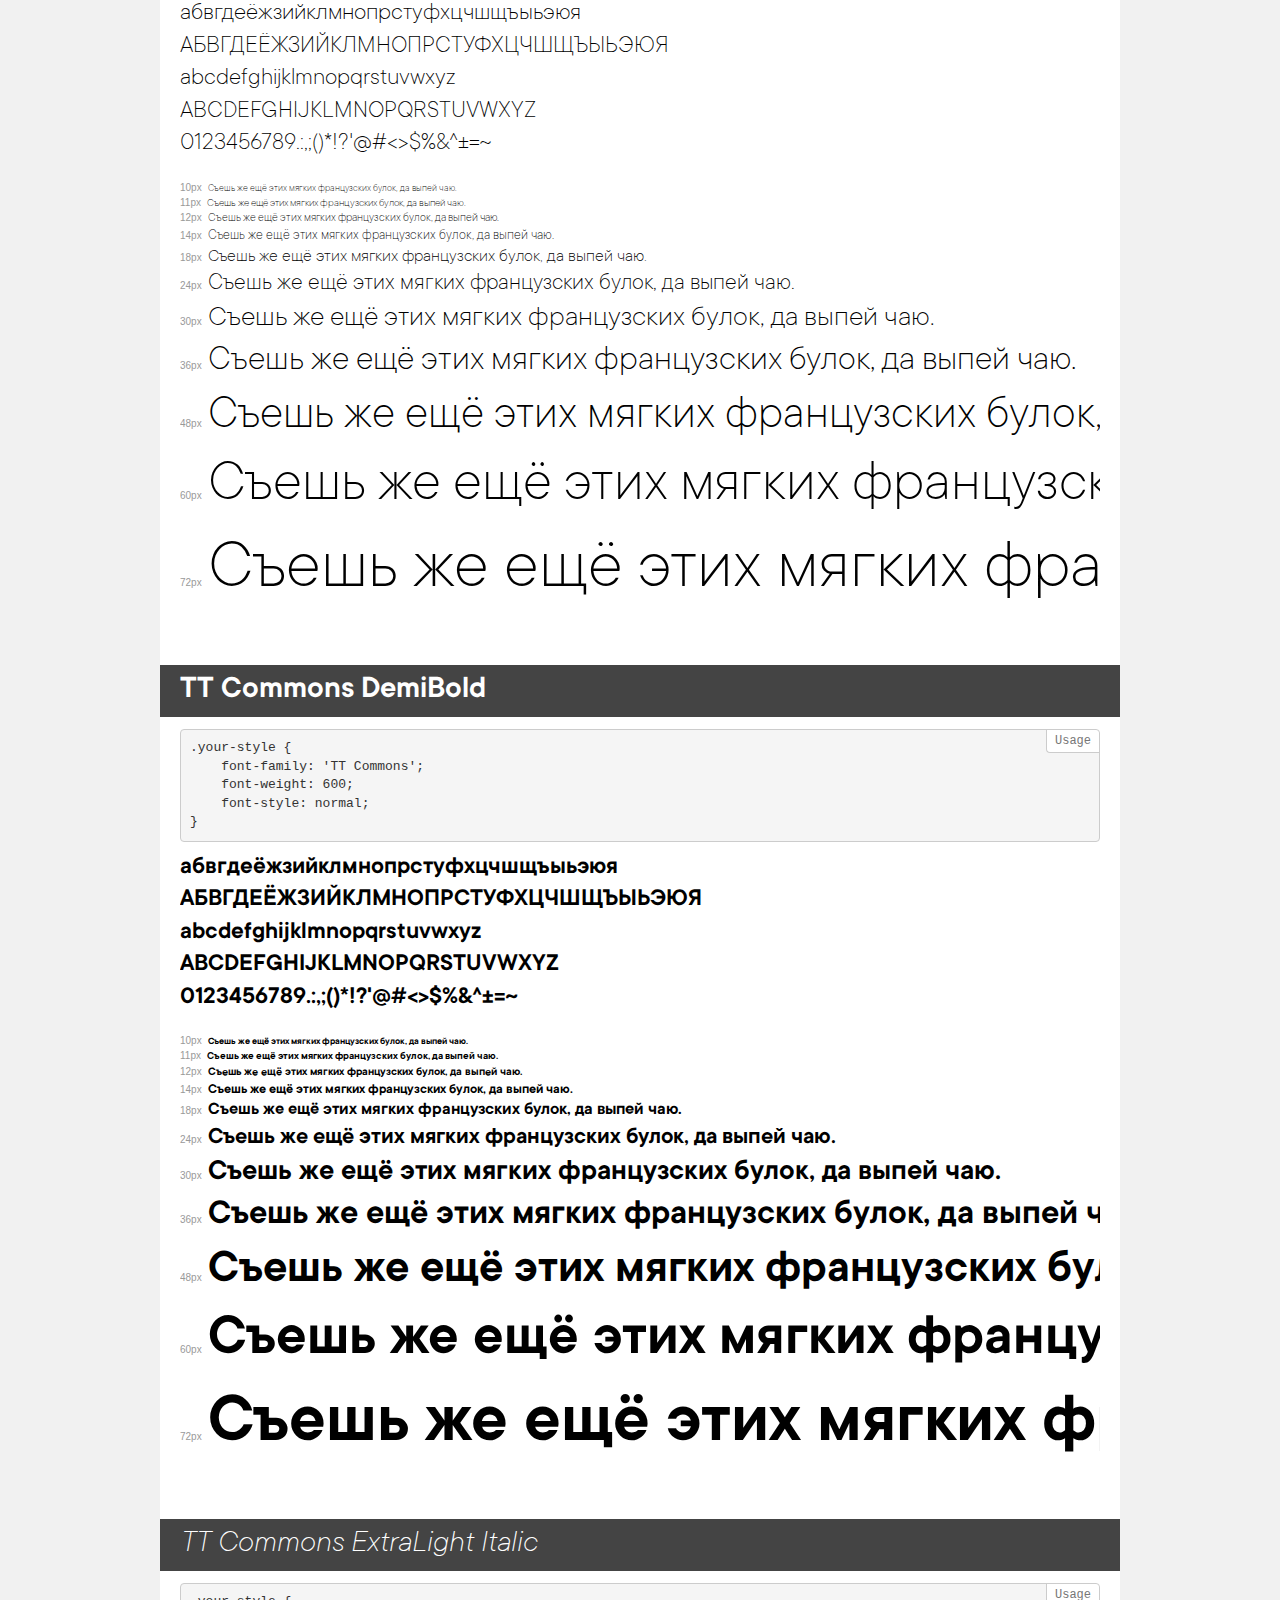
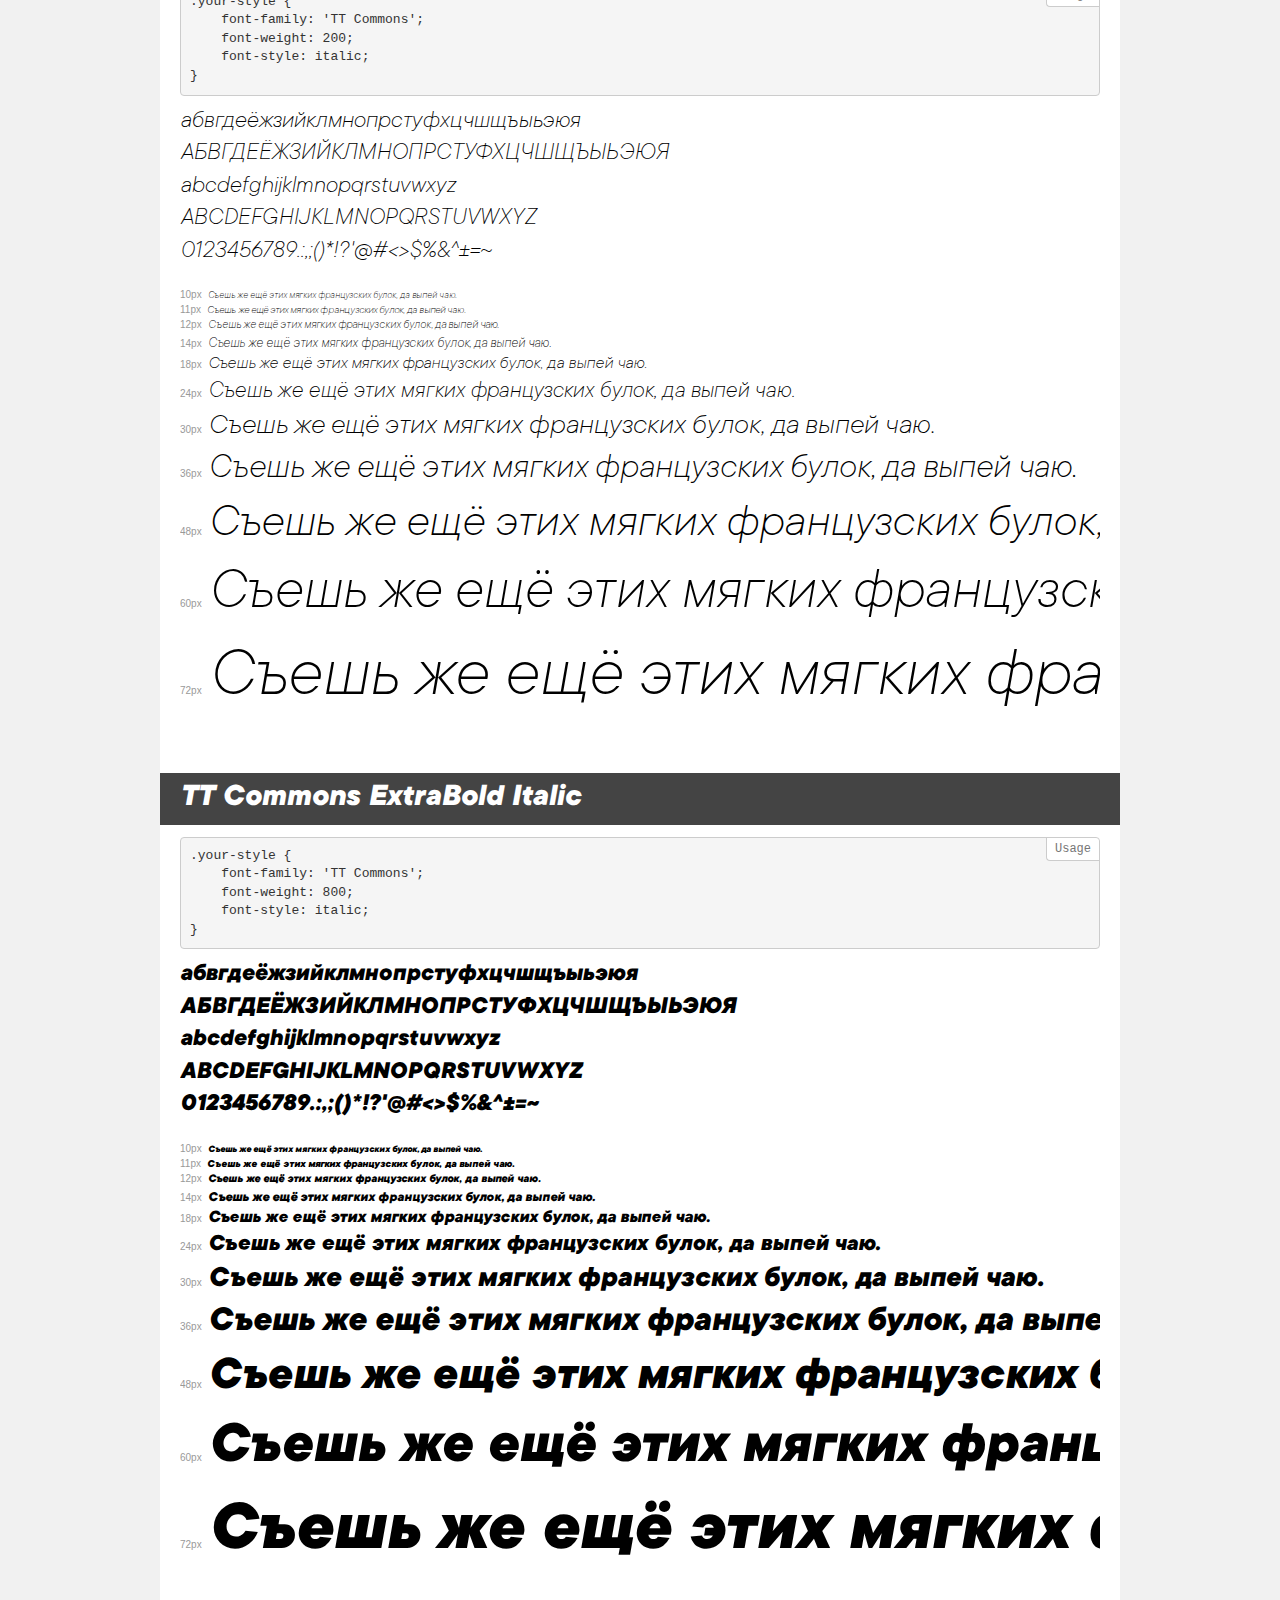
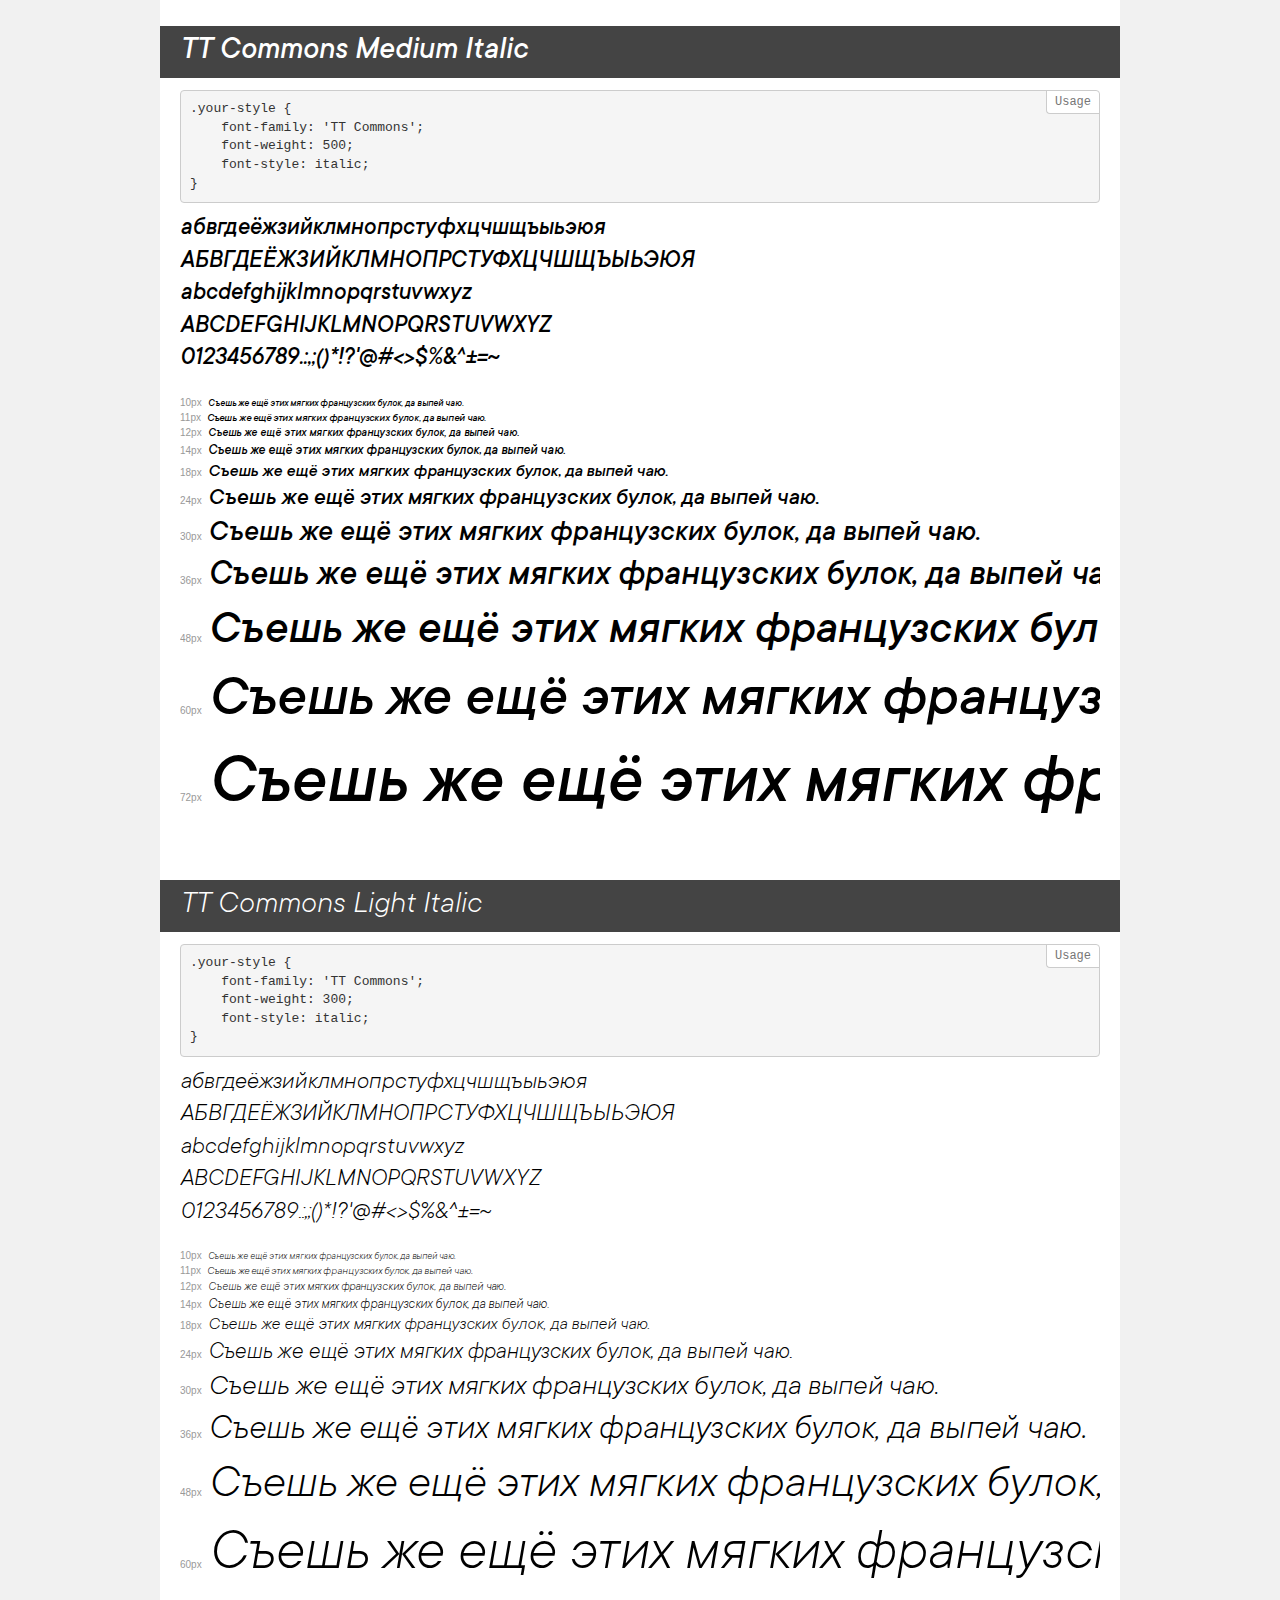
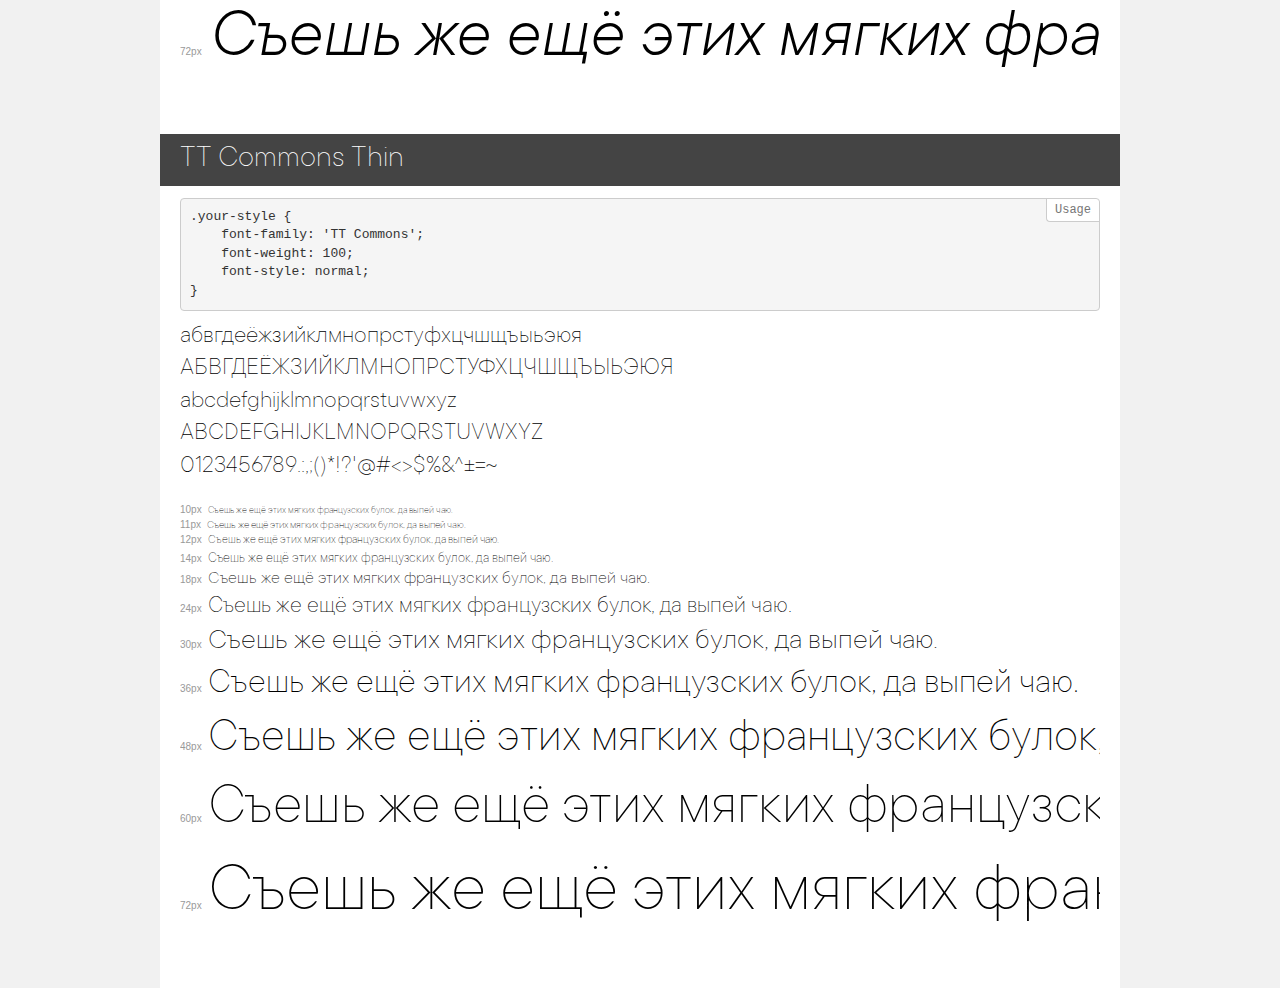
<file: markup/fonts/demo.html>
<!DOCTYPE html>
<html>
<head>
    <meta charset="utf-8">
    <meta http-equiv="X-UA-Compatible" content="IE=edge">
    <meta name="viewport" content="width=device-width, initial-scale=1">
    <meta name="robots" content="noindex, noarchive">
    <meta name="format-detection" content="telephone=no">
    <title>Transfonter demo</title>
    <link href="stylesheet.css" rel="stylesheet">
    <style>
        /*
        http://meyerweb.com/eric/tools/css/reset/
        v2.0 | 20110126
        License: none (public domain)
        */
        html, body, div, span, applet, object, iframe,
        h1, h2, h3, h4, h5, h6, p, blockquote, pre,
        a, abbr, acronym, address, big, cite, code,
        del, dfn, em, img, ins, kbd, q, s, samp,
        small, strike, strong, sub, sup, tt, var,
        b, u, i, center,
        dl, dt, dd, ol, ul, li,
        fieldset, form, label, legend,
        table, caption, tbody, tfoot, thead, tr, th, td,
        article, aside, canvas, details, embed,
        figure, figcaption, footer, header, hgroup,
        menu, nav, output, ruby, section, summary,
        time, mark, audio, video {
            margin: 0;
            padding: 0;
            border: 0;
            font-size: 100%;
            font: inherit;
            vertical-align: baseline;
        }
        /* HTML5 display-role reset for older browsers */
        article, aside, details, figcaption, figure,
        footer, header, hgroup, menu, nav, section {
            display: block;
        }
        body {
            line-height: 1;
        }
        ol, ul {
            list-style: none;
        }
        blockquote, q {
            quotes: none;
        }
        blockquote:before, blockquote:after,
        q:before, q:after {
            content: '';
            content: none;
        }
        table {
            border-collapse: collapse;
            border-spacing: 0;
        }
        /* common styles */
        body {
            background: #f1f1f1;
            color: #000;
        }
        .page {
            background: #fff;
            width: 920px;
            margin: 0 auto;
            padding: 20px 20px 0 20px;
            overflow: hidden;
        }
        .font-container {
            overflow-x: auto;
            overflow-y: hidden;
            margin-bottom: 40px;
            line-height: 1.3;
            white-space: nowrap;
            padding-bottom: 5px;
        }
        h1 {
            position: relative;
            background: #444;
            font-size: 32px;
            color: #fff;
            padding: 10px 20px;
            margin: 0 -20px 12px -20px;
        }
        .letters {
            font-size: 25px;
            margin-bottom: 20px;
        }
        .s10:before {
            content: '10px';
        }
        .s11:before {
            content: '11px';
        }
        .s12:before {
            content: '12px';
        }
        .s14:before {
            content: '14px';
        }
        .s18:before {
            content: '18px';
        }
        .s24:before {
            content: '24px';
        }
        .s30:before {
            content: '30px';
        }
        .s36:before {
            content: '36px';
        }
        .s48:before {
            content: '48px';
        }
        .s60:before {
            content: '60px';
        }
        .s72:before {
            content: '72px';
        }
        .s10:before, .s11:before, .s12:before, .s14:before,
        .s18:before, .s24:before, .s30:before, .s36:before,
        .s48:before, .s60:before, .s72:before {
            font-family: Arial, sans-serif;
            font-size: 10px;
            font-weight: normal;
            font-style: normal;
            color: #999;
            padding-right: 6px;
        }
        pre {
            display: block;
            position: relative;
            padding: 9px;
            margin: 0 0 10px;
            font-family: Monaco, Menlo, Consolas, "Courier New", monospace !important;
            font-size: 13px;
            line-height: 1.428571429;
            color: #333;
            font-weight: normal !important;
            font-style: normal !important;
            background-color: #f5f5f5;
            border: 1px solid #ccc;
            overflow-x: auto;
            border-radius: 4px;
        }
        pre:after {
            display: block;
            position: absolute;
            right: 0;
            top: 0;
            content: 'Usage';
            line-height: 1;
            padding: 5px 8px;
            font-size: 12px;
            color: #767676;
            background-color: #fff;
            border: 1px solid #ccc;
            border-right: none;
            border-top: none;
            border-radius: 0 4px 0 4px;
            z-index: 10;
        }
        /* responsive */
        @media (max-width: 959px) {
            .page {
                width: auto;
                margin: 0;
            }
        }
    </style>
</head>
<body>
<div class="page">
    <div class="demo" style="font-family: 'TT Commons'; font-weight: 100; font-style: italic;">
        <h1>TT Commons Thin Italic</h1>
        <pre>.your-style {
    font-family: 'TT Commons';
    font-weight: 100;
    font-style: italic;
}</pre>
        <div class="font-container">
            <p class="letters">
                абвгдеёжзийклмнопрстуфхцчшщъыьэюя<br>
АБВГДЕЁЖЗИЙКЛМНОПРСТУФХЦЧШЩЪЫЬЭЮЯ<br>
abcdefghijklmnopqrstuvwxyz<br>
ABCDEFGHIJKLMNOPQRSTUVWXYZ<br>
                0123456789.:,;()*!?'@#<>$%&^+-=~
            </p>
            <p class="s10" style="font-size: 10px;">Съешь же ещё этих мягких французских булок, да выпей чаю.</p>
            <p class="s11" style="font-size: 11px;">Съешь же ещё этих мягких французских булок, да выпей чаю.</p>
            <p class="s12" style="font-size: 12px;">Съешь же ещё этих мягких французских булок, да выпей чаю.</p>
            <p class="s14" style="font-size: 14px;">Съешь же ещё этих мягких французских булок, да выпей чаю.</p>
            <p class="s18" style="font-size: 18px;">Съешь же ещё этих мягких французских булок, да выпей чаю.</p>
            <p class="s24" style="font-size: 24px;">Съешь же ещё этих мягких французских булок, да выпей чаю.</p>
            <p class="s30" style="font-size: 30px;">Съешь же ещё этих мягких французских булок, да выпей чаю.</p>
            <p class="s36" style="font-size: 36px;">Съешь же ещё этих мягких французских булок, да выпей чаю.</p>
            <p class="s48" style="font-size: 48px;">Съешь же ещё этих мягких французских булок, да выпей чаю.</p>
            <p class="s60" style="font-size: 60px;">Съешь же ещё этих мягких французских булок, да выпей чаю.</p>
            <p class="s72" style="font-size: 72px;">Съешь же ещё этих мягких французских булок, да выпей чаю.</p>
        </div>
    </div>
    <div class="demo" style="font-family: 'TT Commons'; font-weight: 300; font-style: normal;">
        <h1>TT Commons Light</h1>
        <pre>.your-style {
    font-family: 'TT Commons';
    font-weight: 300;
    font-style: normal;
}</pre>
        <div class="font-container">
            <p class="letters">
                абвгдеёжзийклмнопрстуфхцчшщъыьэюя<br>
АБВГДЕЁЖЗИЙКЛМНОПРСТУФХЦЧШЩЪЫЬЭЮЯ<br>
abcdefghijklmnopqrstuvwxyz<br>
ABCDEFGHIJKLMNOPQRSTUVWXYZ<br>
                0123456789.:,;()*!?'@#<>$%&^+-=~
            </p>
            <p class="s10" style="font-size: 10px;">Съешь же ещё этих мягких французских булок, да выпей чаю.</p>
            <p class="s11" style="font-size: 11px;">Съешь же ещё этих мягких французских булок, да выпей чаю.</p>
            <p class="s12" style="font-size: 12px;">Съешь же ещё этих мягких французских булок, да выпей чаю.</p>
            <p class="s14" style="font-size: 14px;">Съешь же ещё этих мягких французских булок, да выпей чаю.</p>
            <p class="s18" style="font-size: 18px;">Съешь же ещё этих мягких французских булок, да выпей чаю.</p>
            <p class="s24" style="font-size: 24px;">Съешь же ещё этих мягких французских булок, да выпей чаю.</p>
            <p class="s30" style="font-size: 30px;">Съешь же ещё этих мягких французских булок, да выпей чаю.</p>
            <p class="s36" style="font-size: 36px;">Съешь же ещё этих мягких французских булок, да выпей чаю.</p>
            <p class="s48" style="font-size: 48px;">Съешь же ещё этих мягких французских булок, да выпей чаю.</p>
            <p class="s60" style="font-size: 60px;">Съешь же ещё этих мягких французских булок, да выпей чаю.</p>
            <p class="s72" style="font-size: 72px;">Съешь же ещё этих мягких французских булок, да выпей чаю.</p>
        </div>
    </div>
    <div class="demo" style="font-family: 'TT Commons'; font-weight: 900; font-style: normal;">
        <h1>TT Commons Black</h1>
        <pre>.your-style {
    font-family: 'TT Commons';
    font-weight: 900;
    font-style: normal;
}</pre>
        <div class="font-container">
            <p class="letters">
                абвгдеёжзийклмнопрстуфхцчшщъыьэюя<br>
АБВГДЕЁЖЗИЙКЛМНОПРСТУФХЦЧШЩЪЫЬЭЮЯ<br>
abcdefghijklmnopqrstuvwxyz<br>
ABCDEFGHIJKLMNOPQRSTUVWXYZ<br>
                0123456789.:,;()*!?'@#<>$%&^+-=~
            </p>
            <p class="s10" style="font-size: 10px;">Съешь же ещё этих мягких французских булок, да выпей чаю.</p>
            <p class="s11" style="font-size: 11px;">Съешь же ещё этих мягких французских булок, да выпей чаю.</p>
            <p class="s12" style="font-size: 12px;">Съешь же ещё этих мягких французских булок, да выпей чаю.</p>
            <p class="s14" style="font-size: 14px;">Съешь же ещё этих мягких французских булок, да выпей чаю.</p>
            <p class="s18" style="font-size: 18px;">Съешь же ещё этих мягких французских булок, да выпей чаю.</p>
            <p class="s24" style="font-size: 24px;">Съешь же ещё этих мягких французских булок, да выпей чаю.</p>
            <p class="s30" style="font-size: 30px;">Съешь же ещё этих мягких французских булок, да выпей чаю.</p>
            <p class="s36" style="font-size: 36px;">Съешь же ещё этих мягких французских булок, да выпей чаю.</p>
            <p class="s48" style="font-size: 48px;">Съешь же ещё этих мягких французских булок, да выпей чаю.</p>
            <p class="s60" style="font-size: 60px;">Съешь же ещё этих мягких французских булок, да выпей чаю.</p>
            <p class="s72" style="font-size: 72px;">Съешь же ещё этих мягких французских булок, да выпей чаю.</p>
        </div>
    </div>
    <div class="demo" style="font-family: 'TT Commons'; font-weight: 500; font-style: normal;">
        <h1>TT Commons Medium</h1>
        <pre>.your-style {
    font-family: 'TT Commons';
    font-weight: 500;
    font-style: normal;
}</pre>
        <div class="font-container">
            <p class="letters">
                абвгдеёжзийклмнопрстуфхцчшщъыьэюя<br>
АБВГДЕЁЖЗИЙКЛМНОПРСТУФХЦЧШЩЪЫЬЭЮЯ<br>
abcdefghijklmnopqrstuvwxyz<br>
ABCDEFGHIJKLMNOPQRSTUVWXYZ<br>
                0123456789.:,;()*!?'@#<>$%&^+-=~
            </p>
            <p class="s10" style="font-size: 10px;">Съешь же ещё этих мягких французских булок, да выпей чаю.</p>
            <p class="s11" style="font-size: 11px;">Съешь же ещё этих мягких французских булок, да выпей чаю.</p>
            <p class="s12" style="font-size: 12px;">Съешь же ещё этих мягких французских булок, да выпей чаю.</p>
            <p class="s14" style="font-size: 14px;">Съешь же ещё этих мягких французских булок, да выпей чаю.</p>
            <p class="s18" style="font-size: 18px;">Съешь же ещё этих мягких французских булок, да выпей чаю.</p>
            <p class="s24" style="font-size: 24px;">Съешь же ещё этих мягких французских булок, да выпей чаю.</p>
            <p class="s30" style="font-size: 30px;">Съешь же ещё этих мягких французских булок, да выпей чаю.</p>
            <p class="s36" style="font-size: 36px;">Съешь же ещё этих мягких французских булок, да выпей чаю.</p>
            <p class="s48" style="font-size: 48px;">Съешь же ещё этих мягких французских булок, да выпей чаю.</p>
            <p class="s60" style="font-size: 60px;">Съешь же ещё этих мягких французских булок, да выпей чаю.</p>
            <p class="s72" style="font-size: 72px;">Съешь же ещё этих мягких французских булок, да выпей чаю.</p>
        </div>
    </div>
    <div class="demo" style="font-family: 'TT Commons'; font-weight: normal; font-style: italic;">
        <h1>TT Commons Italic</h1>
        <pre>.your-style {
    font-family: 'TT Commons';
    font-weight: normal;
    font-style: italic;
}</pre>
        <div class="font-container">
            <p class="letters">
                абвгдеёжзийклмнопрстуфхцчшщъыьэюя<br>
АБВГДЕЁЖЗИЙКЛМНОПРСТУФХЦЧШЩЪЫЬЭЮЯ<br>
abcdefghijklmnopqrstuvwxyz<br>
ABCDEFGHIJKLMNOPQRSTUVWXYZ<br>
                0123456789.:,;()*!?'@#<>$%&^+-=~
            </p>
            <p class="s10" style="font-size: 10px;">Съешь же ещё этих мягких французских булок, да выпей чаю.</p>
            <p class="s11" style="font-size: 11px;">Съешь же ещё этих мягких французских булок, да выпей чаю.</p>
            <p class="s12" style="font-size: 12px;">Съешь же ещё этих мягких французских булок, да выпей чаю.</p>
            <p class="s14" style="font-size: 14px;">Съешь же ещё этих мягких французских булок, да выпей чаю.</p>
            <p class="s18" style="font-size: 18px;">Съешь же ещё этих мягких французских булок, да выпей чаю.</p>
            <p class="s24" style="font-size: 24px;">Съешь же ещё этих мягких французских булок, да выпей чаю.</p>
            <p class="s30" style="font-size: 30px;">Съешь же ещё этих мягких французских булок, да выпей чаю.</p>
            <p class="s36" style="font-size: 36px;">Съешь же ещё этих мягких французских булок, да выпей чаю.</p>
            <p class="s48" style="font-size: 48px;">Съешь же ещё этих мягких французских булок, да выпей чаю.</p>
            <p class="s60" style="font-size: 60px;">Съешь же ещё этих мягких французских булок, да выпей чаю.</p>
            <p class="s72" style="font-size: 72px;">Съешь же ещё этих мягких французских булок, да выпей чаю.</p>
        </div>
    </div>
    <div class="demo" style="font-family: 'TT Commons'; font-weight: normal; font-style: normal;">
        <h1>TT Commons Regular</h1>
        <pre>.your-style {
    font-family: 'TT Commons';
    font-weight: normal;
    font-style: normal;
}</pre>
        <div class="font-container">
            <p class="letters">
                абвгдеёжзийклмнопрстуфхцчшщъыьэюя<br>
АБВГДЕЁЖЗИЙКЛМНОПРСТУФХЦЧШЩЪЫЬЭЮЯ<br>
abcdefghijklmnopqrstuvwxyz<br>
ABCDEFGHIJKLMNOPQRSTUVWXYZ<br>
                0123456789.:,;()*!?'@#<>$%&^+-=~
            </p>
            <p class="s10" style="font-size: 10px;">Съешь же ещё этих мягких французских булок, да выпей чаю.</p>
            <p class="s11" style="font-size: 11px;">Съешь же ещё этих мягких французских булок, да выпей чаю.</p>
            <p class="s12" style="font-size: 12px;">Съешь же ещё этих мягких французских булок, да выпей чаю.</p>
            <p class="s14" style="font-size: 14px;">Съешь же ещё этих мягких французских булок, да выпей чаю.</p>
            <p class="s18" style="font-size: 18px;">Съешь же ещё этих мягких французских булок, да выпей чаю.</p>
            <p class="s24" style="font-size: 24px;">Съешь же ещё этих мягких французских булок, да выпей чаю.</p>
            <p class="s30" style="font-size: 30px;">Съешь же ещё этих мягких французских булок, да выпей чаю.</p>
            <p class="s36" style="font-size: 36px;">Съешь же ещё этих мягких французских булок, да выпей чаю.</p>
            <p class="s48" style="font-size: 48px;">Съешь же ещё этих мягких французских булок, да выпей чаю.</p>
            <p class="s60" style="font-size: 60px;">Съешь же ещё этих мягких французских булок, да выпей чаю.</p>
            <p class="s72" style="font-size: 72px;">Съешь же ещё этих мягких французских булок, да выпей чаю.</p>
        </div>
    </div>
    <div class="demo" style="font-family: 'TT Commons'; font-weight: 900; font-style: italic;">
        <h1>TT Commons Black Italic</h1>
        <pre>.your-style {
    font-family: 'TT Commons';
    font-weight: 900;
    font-style: italic;
}</pre>
        <div class="font-container">
            <p class="letters">
                абвгдеёжзийклмнопрстуфхцчшщъыьэюя<br>
АБВГДЕЁЖЗИЙКЛМНОПРСТУФХЦЧШЩЪЫЬЭЮЯ<br>
abcdefghijklmnopqrstuvwxyz<br>
ABCDEFGHIJKLMNOPQRSTUVWXYZ<br>
                0123456789.:,;()*!?'@#<>$%&^+-=~
            </p>
            <p class="s10" style="font-size: 10px;">Съешь же ещё этих мягких французских булок, да выпей чаю.</p>
            <p class="s11" style="font-size: 11px;">Съешь же ещё этих мягких французских булок, да выпей чаю.</p>
            <p class="s12" style="font-size: 12px;">Съешь же ещё этих мягких французских булок, да выпей чаю.</p>
            <p class="s14" style="font-size: 14px;">Съешь же ещё этих мягких французских булок, да выпей чаю.</p>
            <p class="s18" style="font-size: 18px;">Съешь же ещё этих мягких французских булок, да выпей чаю.</p>
            <p class="s24" style="font-size: 24px;">Съешь же ещё этих мягких французских булок, да выпей чаю.</p>
            <p class="s30" style="font-size: 30px;">Съешь же ещё этих мягких французских булок, да выпей чаю.</p>
            <p class="s36" style="font-size: 36px;">Съешь же ещё этих мягких французских булок, да выпей чаю.</p>
            <p class="s48" style="font-size: 48px;">Съешь же ещё этих мягких французских булок, да выпей чаю.</p>
            <p class="s60" style="font-size: 60px;">Съешь же ещё этих мягких французских булок, да выпей чаю.</p>
            <p class="s72" style="font-size: 72px;">Съешь же ещё этих мягких французских булок, да выпей чаю.</p>
        </div>
    </div>
    <div class="demo" style="font-family: 'TT Commons'; font-weight: 800; font-style: normal;">
        <h1>TT Commons ExtraBold</h1>
        <pre>.your-style {
    font-family: 'TT Commons';
    font-weight: 800;
    font-style: normal;
}</pre>
        <div class="font-container">
            <p class="letters">
                абвгдеёжзийклмнопрстуфхцчшщъыьэюя<br>
АБВГДЕЁЖЗИЙКЛМНОПРСТУФХЦЧШЩЪЫЬЭЮЯ<br>
abcdefghijklmnopqrstuvwxyz<br>
ABCDEFGHIJKLMNOPQRSTUVWXYZ<br>
                0123456789.:,;()*!?'@#<>$%&^+-=~
            </p>
            <p class="s10" style="font-size: 10px;">Съешь же ещё этих мягких французских булок, да выпей чаю.</p>
            <p class="s11" style="font-size: 11px;">Съешь же ещё этих мягких французских булок, да выпей чаю.</p>
            <p class="s12" style="font-size: 12px;">Съешь же ещё этих мягких французских булок, да выпей чаю.</p>
            <p class="s14" style="font-size: 14px;">Съешь же ещё этих мягких французских булок, да выпей чаю.</p>
            <p class="s18" style="font-size: 18px;">Съешь же ещё этих мягких французских булок, да выпей чаю.</p>
            <p class="s24" style="font-size: 24px;">Съешь же ещё этих мягких французских булок, да выпей чаю.</p>
            <p class="s30" style="font-size: 30px;">Съешь же ещё этих мягких французских булок, да выпей чаю.</p>
            <p class="s36" style="font-size: 36px;">Съешь же ещё этих мягких французских булок, да выпей чаю.</p>
            <p class="s48" style="font-size: 48px;">Съешь же ещё этих мягких французских булок, да выпей чаю.</p>
            <p class="s60" style="font-size: 60px;">Съешь же ещё этих мягких французских булок, да выпей чаю.</p>
            <p class="s72" style="font-size: 72px;">Съешь же ещё этих мягких французских булок, да выпей чаю.</p>
        </div>
    </div>
    <div class="demo" style="font-family: 'TT Commons'; font-weight: bold; font-style: italic;">
        <h1>TT Commons Bold Italic</h1>
        <pre>.your-style {
    font-family: 'TT Commons';
    font-weight: bold;
    font-style: italic;
}</pre>
        <div class="font-container">
            <p class="letters">
                абвгдеёжзийклмнопрстуфхцчшщъыьэюя<br>
АБВГДЕЁЖЗИЙКЛМНОПРСТУФХЦЧШЩЪЫЬЭЮЯ<br>
abcdefghijklmnopqrstuvwxyz<br>
ABCDEFGHIJKLMNOPQRSTUVWXYZ<br>
                0123456789.:,;()*!?'@#<>$%&^+-=~
            </p>
            <p class="s10" style="font-size: 10px;">Съешь же ещё этих мягких французских булок, да выпей чаю.</p>
            <p class="s11" style="font-size: 11px;">Съешь же ещё этих мягких французских булок, да выпей чаю.</p>
            <p class="s12" style="font-size: 12px;">Съешь же ещё этих мягких французских булок, да выпей чаю.</p>
            <p class="s14" style="font-size: 14px;">Съешь же ещё этих мягких французских булок, да выпей чаю.</p>
            <p class="s18" style="font-size: 18px;">Съешь же ещё этих мягких французских булок, да выпей чаю.</p>
            <p class="s24" style="font-size: 24px;">Съешь же ещё этих мягких французских булок, да выпей чаю.</p>
            <p class="s30" style="font-size: 30px;">Съешь же ещё этих мягких французских булок, да выпей чаю.</p>
            <p class="s36" style="font-size: 36px;">Съешь же ещё этих мягких французских булок, да выпей чаю.</p>
            <p class="s48" style="font-size: 48px;">Съешь же ещё этих мягких французских булок, да выпей чаю.</p>
            <p class="s60" style="font-size: 60px;">Съешь же ещё этих мягких французских булок, да выпей чаю.</p>
            <p class="s72" style="font-size: 72px;">Съешь же ещё этих мягких французских булок, да выпей чаю.</p>
        </div>
    </div>
    <div class="demo" style="font-family: 'TT Commons'; font-weight: 600; font-style: italic;">
        <h1>TT Commons DemiBold Italic</h1>
        <pre>.your-style {
    font-family: 'TT Commons';
    font-weight: 600;
    font-style: italic;
}</pre>
        <div class="font-container">
            <p class="letters">
                абвгдеёжзийклмнопрстуфхцчшщъыьэюя<br>
АБВГДЕЁЖЗИЙКЛМНОПРСТУФХЦЧШЩЪЫЬЭЮЯ<br>
abcdefghijklmnopqrstuvwxyz<br>
ABCDEFGHIJKLMNOPQRSTUVWXYZ<br>
                0123456789.:,;()*!?'@#<>$%&^+-=~
            </p>
            <p class="s10" style="font-size: 10px;">Съешь же ещё этих мягких французских булок, да выпей чаю.</p>
            <p class="s11" style="font-size: 11px;">Съешь же ещё этих мягких французских булок, да выпей чаю.</p>
            <p class="s12" style="font-size: 12px;">Съешь же ещё этих мягких французских булок, да выпей чаю.</p>
            <p class="s14" style="font-size: 14px;">Съешь же ещё этих мягких французских булок, да выпей чаю.</p>
            <p class="s18" style="font-size: 18px;">Съешь же ещё этих мягких французских булок, да выпей чаю.</p>
            <p class="s24" style="font-size: 24px;">Съешь же ещё этих мягких французских булок, да выпей чаю.</p>
            <p class="s30" style="font-size: 30px;">Съешь же ещё этих мягких французских булок, да выпей чаю.</p>
            <p class="s36" style="font-size: 36px;">Съешь же ещё этих мягких французских булок, да выпей чаю.</p>
            <p class="s48" style="font-size: 48px;">Съешь же ещё этих мягких французских булок, да выпей чаю.</p>
            <p class="s60" style="font-size: 60px;">Съешь же ещё этих мягких французских булок, да выпей чаю.</p>
            <p class="s72" style="font-size: 72px;">Съешь же ещё этих мягких французских булок, да выпей чаю.</p>
        </div>
    </div>
    <div class="demo" style="font-family: 'TT Commons'; font-weight: bold; font-style: normal;">
        <h1>TT Commons Bold</h1>
        <pre>.your-style {
    font-family: 'TT Commons';
    font-weight: bold;
    font-style: normal;
}</pre>
        <div class="font-container">
            <p class="letters">
                абвгдеёжзийклмнопрстуфхцчшщъыьэюя<br>
АБВГДЕЁЖЗИЙКЛМНОПРСТУФХЦЧШЩЪЫЬЭЮЯ<br>
abcdefghijklmnopqrstuvwxyz<br>
ABCDEFGHIJKLMNOPQRSTUVWXYZ<br>
                0123456789.:,;()*!?'@#<>$%&^+-=~
            </p>
            <p class="s10" style="font-size: 10px;">Съешь же ещё этих мягких французских булок, да выпей чаю.</p>
            <p class="s11" style="font-size: 11px;">Съешь же ещё этих мягких французских булок, да выпей чаю.</p>
            <p class="s12" style="font-size: 12px;">Съешь же ещё этих мягких французских булок, да выпей чаю.</p>
            <p class="s14" style="font-size: 14px;">Съешь же ещё этих мягких французских булок, да выпей чаю.</p>
            <p class="s18" style="font-size: 18px;">Съешь же ещё этих мягких французских булок, да выпей чаю.</p>
            <p class="s24" style="font-size: 24px;">Съешь же ещё этих мягких французских булок, да выпей чаю.</p>
            <p class="s30" style="font-size: 30px;">Съешь же ещё этих мягких французских булок, да выпей чаю.</p>
            <p class="s36" style="font-size: 36px;">Съешь же ещё этих мягких французских булок, да выпей чаю.</p>
            <p class="s48" style="font-size: 48px;">Съешь же ещё этих мягких французских булок, да выпей чаю.</p>
            <p class="s60" style="font-size: 60px;">Съешь же ещё этих мягких французских булок, да выпей чаю.</p>
            <p class="s72" style="font-size: 72px;">Съешь же ещё этих мягких французских булок, да выпей чаю.</p>
        </div>
    </div>
    <div class="demo" style="font-family: 'TT Commons'; font-weight: 200; font-style: normal;">
        <h1>TT Commons ExtraLight</h1>
        <pre>.your-style {
    font-family: 'TT Commons';
    font-weight: 200;
    font-style: normal;
}</pre>
        <div class="font-container">
            <p class="letters">
                абвгдеёжзийклмнопрстуфхцчшщъыьэюя<br>
АБВГДЕЁЖЗИЙКЛМНОПРСТУФХЦЧШЩЪЫЬЭЮЯ<br>
abcdefghijklmnopqrstuvwxyz<br>
ABCDEFGHIJKLMNOPQRSTUVWXYZ<br>
                0123456789.:,;()*!?'@#<>$%&^+-=~
            </p>
            <p class="s10" style="font-size: 10px;">Съешь же ещё этих мягких французских булок, да выпей чаю.</p>
            <p class="s11" style="font-size: 11px;">Съешь же ещё этих мягких французских булок, да выпей чаю.</p>
            <p class="s12" style="font-size: 12px;">Съешь же ещё этих мягких французских булок, да выпей чаю.</p>
            <p class="s14" style="font-size: 14px;">Съешь же ещё этих мягких французских булок, да выпей чаю.</p>
            <p class="s18" style="font-size: 18px;">Съешь же ещё этих мягких французских булок, да выпей чаю.</p>
            <p class="s24" style="font-size: 24px;">Съешь же ещё этих мягких французских булок, да выпей чаю.</p>
            <p class="s30" style="font-size: 30px;">Съешь же ещё этих мягких французских булок, да выпей чаю.</p>
            <p class="s36" style="font-size: 36px;">Съешь же ещё этих мягких французских булок, да выпей чаю.</p>
            <p class="s48" style="font-size: 48px;">Съешь же ещё этих мягких французских булок, да выпей чаю.</p>
            <p class="s60" style="font-size: 60px;">Съешь же ещё этих мягких французских булок, да выпей чаю.</p>
            <p class="s72" style="font-size: 72px;">Съешь же ещё этих мягких французских булок, да выпей чаю.</p>
        </div>
    </div>
    <div class="demo" style="font-family: 'TT Commons'; font-weight: 600; font-style: normal;">
        <h1>TT Commons DemiBold</h1>
        <pre>.your-style {
    font-family: 'TT Commons';
    font-weight: 600;
    font-style: normal;
}</pre>
        <div class="font-container">
            <p class="letters">
                абвгдеёжзийклмнопрстуфхцчшщъыьэюя<br>
АБВГДЕЁЖЗИЙКЛМНОПРСТУФХЦЧШЩЪЫЬЭЮЯ<br>
abcdefghijklmnopqrstuvwxyz<br>
ABCDEFGHIJKLMNOPQRSTUVWXYZ<br>
                0123456789.:,;()*!?'@#<>$%&^+-=~
            </p>
            <p class="s10" style="font-size: 10px;">Съешь же ещё этих мягких французских булок, да выпей чаю.</p>
            <p class="s11" style="font-size: 11px;">Съешь же ещё этих мягких французских булок, да выпей чаю.</p>
            <p class="s12" style="font-size: 12px;">Съешь же ещё этих мягких французских булок, да выпей чаю.</p>
            <p class="s14" style="font-size: 14px;">Съешь же ещё этих мягких французских булок, да выпей чаю.</p>
            <p class="s18" style="font-size: 18px;">Съешь же ещё этих мягких французских булок, да выпей чаю.</p>
            <p class="s24" style="font-size: 24px;">Съешь же ещё этих мягких французских булок, да выпей чаю.</p>
            <p class="s30" style="font-size: 30px;">Съешь же ещё этих мягких французских булок, да выпей чаю.</p>
            <p class="s36" style="font-size: 36px;">Съешь же ещё этих мягких французских булок, да выпей чаю.</p>
            <p class="s48" style="font-size: 48px;">Съешь же ещё этих мягких французских булок, да выпей чаю.</p>
            <p class="s60" style="font-size: 60px;">Съешь же ещё этих мягких французских булок, да выпей чаю.</p>
            <p class="s72" style="font-size: 72px;">Съешь же ещё этих мягких французских булок, да выпей чаю.</p>
        </div>
    </div>
    <div class="demo" style="font-family: 'TT Commons'; font-weight: 200; font-style: italic;">
        <h1>TT Commons ExtraLight Italic</h1>
        <pre>.your-style {
    font-family: 'TT Commons';
    font-weight: 200;
    font-style: italic;
}</pre>
        <div class="font-container">
            <p class="letters">
                абвгдеёжзийклмнопрстуфхцчшщъыьэюя<br>
АБВГДЕЁЖЗИЙКЛМНОПРСТУФХЦЧШЩЪЫЬЭЮЯ<br>
abcdefghijklmnopqrstuvwxyz<br>
ABCDEFGHIJKLMNOPQRSTUVWXYZ<br>
                0123456789.:,;()*!?'@#<>$%&^+-=~
            </p>
            <p class="s10" style="font-size: 10px;">Съешь же ещё этих мягких французских булок, да выпей чаю.</p>
            <p class="s11" style="font-size: 11px;">Съешь же ещё этих мягких французских булок, да выпей чаю.</p>
            <p class="s12" style="font-size: 12px;">Съешь же ещё этих мягких французских булок, да выпей чаю.</p>
            <p class="s14" style="font-size: 14px;">Съешь же ещё этих мягких французских булок, да выпей чаю.</p>
            <p class="s18" style="font-size: 18px;">Съешь же ещё этих мягких французских булок, да выпей чаю.</p>
            <p class="s24" style="font-size: 24px;">Съешь же ещё этих мягких французских булок, да выпей чаю.</p>
            <p class="s30" style="font-size: 30px;">Съешь же ещё этих мягких французских булок, да выпей чаю.</p>
            <p class="s36" style="font-size: 36px;">Съешь же ещё этих мягких французских булок, да выпей чаю.</p>
            <p class="s48" style="font-size: 48px;">Съешь же ещё этих мягких французских булок, да выпей чаю.</p>
            <p class="s60" style="font-size: 60px;">Съешь же ещё этих мягких французских булок, да выпей чаю.</p>
            <p class="s72" style="font-size: 72px;">Съешь же ещё этих мягких французских булок, да выпей чаю.</p>
        </div>
    </div>
    <div class="demo" style="font-family: 'TT Commons'; font-weight: 800; font-style: italic;">
        <h1>TT Commons ExtraBold Italic</h1>
        <pre>.your-style {
    font-family: 'TT Commons';
    font-weight: 800;
    font-style: italic;
}</pre>
        <div class="font-container">
            <p class="letters">
                абвгдеёжзийклмнопрстуфхцчшщъыьэюя<br>
АБВГДЕЁЖЗИЙКЛМНОПРСТУФХЦЧШЩЪЫЬЭЮЯ<br>
abcdefghijklmnopqrstuvwxyz<br>
ABCDEFGHIJKLMNOPQRSTUVWXYZ<br>
                0123456789.:,;()*!?'@#<>$%&^+-=~
            </p>
            <p class="s10" style="font-size: 10px;">Съешь же ещё этих мягких французских булок, да выпей чаю.</p>
            <p class="s11" style="font-size: 11px;">Съешь же ещё этих мягких французских булок, да выпей чаю.</p>
            <p class="s12" style="font-size: 12px;">Съешь же ещё этих мягких французских булок, да выпей чаю.</p>
            <p class="s14" style="font-size: 14px;">Съешь же ещё этих мягких французских булок, да выпей чаю.</p>
            <p class="s18" style="font-size: 18px;">Съешь же ещё этих мягких французских булок, да выпей чаю.</p>
            <p class="s24" style="font-size: 24px;">Съешь же ещё этих мягких французских булок, да выпей чаю.</p>
            <p class="s30" style="font-size: 30px;">Съешь же ещё этих мягких французских булок, да выпей чаю.</p>
            <p class="s36" style="font-size: 36px;">Съешь же ещё этих мягких французских булок, да выпей чаю.</p>
            <p class="s48" style="font-size: 48px;">Съешь же ещё этих мягких французских булок, да выпей чаю.</p>
            <p class="s60" style="font-size: 60px;">Съешь же ещё этих мягких французских булок, да выпей чаю.</p>
            <p class="s72" style="font-size: 72px;">Съешь же ещё этих мягких французских булок, да выпей чаю.</p>
        </div>
    </div>
    <div class="demo" style="font-family: 'TT Commons'; font-weight: 500; font-style: italic;">
        <h1>TT Commons Medium Italic</h1>
        <pre>.your-style {
    font-family: 'TT Commons';
    font-weight: 500;
    font-style: italic;
}</pre>
        <div class="font-container">
            <p class="letters">
                абвгдеёжзийклмнопрстуфхцчшщъыьэюя<br>
АБВГДЕЁЖЗИЙКЛМНОПРСТУФХЦЧШЩЪЫЬЭЮЯ<br>
abcdefghijklmnopqrstuvwxyz<br>
ABCDEFGHIJKLMNOPQRSTUVWXYZ<br>
                0123456789.:,;()*!?'@#<>$%&^+-=~
            </p>
            <p class="s10" style="font-size: 10px;">Съешь же ещё этих мягких французских булок, да выпей чаю.</p>
            <p class="s11" style="font-size: 11px;">Съешь же ещё этих мягких французских булок, да выпей чаю.</p>
            <p class="s12" style="font-size: 12px;">Съешь же ещё этих мягких французских булок, да выпей чаю.</p>
            <p class="s14" style="font-size: 14px;">Съешь же ещё этих мягких французских булок, да выпей чаю.</p>
            <p class="s18" style="font-size: 18px;">Съешь же ещё этих мягких французских булок, да выпей чаю.</p>
            <p class="s24" style="font-size: 24px;">Съешь же ещё этих мягких французских булок, да выпей чаю.</p>
            <p class="s30" style="font-size: 30px;">Съешь же ещё этих мягких французских булок, да выпей чаю.</p>
            <p class="s36" style="font-size: 36px;">Съешь же ещё этих мягких французских булок, да выпей чаю.</p>
            <p class="s48" style="font-size: 48px;">Съешь же ещё этих мягких французских булок, да выпей чаю.</p>
            <p class="s60" style="font-size: 60px;">Съешь же ещё этих мягких французских булок, да выпей чаю.</p>
            <p class="s72" style="font-size: 72px;">Съешь же ещё этих мягких французских булок, да выпей чаю.</p>
        </div>
    </div>
    <div class="demo" style="font-family: 'TT Commons'; font-weight: 300; font-style: italic;">
        <h1>TT Commons Light Italic</h1>
        <pre>.your-style {
    font-family: 'TT Commons';
    font-weight: 300;
    font-style: italic;
}</pre>
        <div class="font-container">
            <p class="letters">
                абвгдеёжзийклмнопрстуфхцчшщъыьэюя<br>
АБВГДЕЁЖЗИЙКЛМНОПРСТУФХЦЧШЩЪЫЬЭЮЯ<br>
abcdefghijklmnopqrstuvwxyz<br>
ABCDEFGHIJKLMNOPQRSTUVWXYZ<br>
                0123456789.:,;()*!?'@#<>$%&^+-=~
            </p>
            <p class="s10" style="font-size: 10px;">Съешь же ещё этих мягких французских булок, да выпей чаю.</p>
            <p class="s11" style="font-size: 11px;">Съешь же ещё этих мягких французских булок, да выпей чаю.</p>
            <p class="s12" style="font-size: 12px;">Съешь же ещё этих мягких французских булок, да выпей чаю.</p>
            <p class="s14" style="font-size: 14px;">Съешь же ещё этих мягких французских булок, да выпей чаю.</p>
            <p class="s18" style="font-size: 18px;">Съешь же ещё этих мягких французских булок, да выпей чаю.</p>
            <p class="s24" style="font-size: 24px;">Съешь же ещё этих мягких французских булок, да выпей чаю.</p>
            <p class="s30" style="font-size: 30px;">Съешь же ещё этих мягких французских булок, да выпей чаю.</p>
            <p class="s36" style="font-size: 36px;">Съешь же ещё этих мягких французских булок, да выпей чаю.</p>
            <p class="s48" style="font-size: 48px;">Съешь же ещё этих мягких французских булок, да выпей чаю.</p>
            <p class="s60" style="font-size: 60px;">Съешь же ещё этих мягких французских булок, да выпей чаю.</p>
            <p class="s72" style="font-size: 72px;">Съешь же ещё этих мягких французских булок, да выпей чаю.</p>
        </div>
    </div>
    <div class="demo" style="font-family: 'TT Commons'; font-weight: 100; font-style: normal;">
        <h1>TT Commons Thin</h1>
        <pre>.your-style {
    font-family: 'TT Commons';
    font-weight: 100;
    font-style: normal;
}</pre>
        <div class="font-container">
            <p class="letters">
                абвгдеёжзийклмнопрстуфхцчшщъыьэюя<br>
АБВГДЕЁЖЗИЙКЛМНОПРСТУФХЦЧШЩЪЫЬЭЮЯ<br>
abcdefghijklmnopqrstuvwxyz<br>
ABCDEFGHIJKLMNOPQRSTUVWXYZ<br>
                0123456789.:,;()*!?'@#<>$%&^+-=~
            </p>
            <p class="s10" style="font-size: 10px;">Съешь же ещё этих мягких французских булок, да выпей чаю.</p>
            <p class="s11" style="font-size: 11px;">Съешь же ещё этих мягких французских булок, да выпей чаю.</p>
            <p class="s12" style="font-size: 12px;">Съешь же ещё этих мягких французских булок, да выпей чаю.</p>
            <p class="s14" style="font-size: 14px;">Съешь же ещё этих мягких французских булок, да выпей чаю.</p>
            <p class="s18" style="font-size: 18px;">Съешь же ещё этих мягких французских булок, да выпей чаю.</p>
            <p class="s24" style="font-size: 24px;">Съешь же ещё этих мягких французских булок, да выпей чаю.</p>
            <p class="s30" style="font-size: 30px;">Съешь же ещё этих мягких французских булок, да выпей чаю.</p>
            <p class="s36" style="font-size: 36px;">Съешь же ещё этих мягких французских булок, да выпей чаю.</p>
            <p class="s48" style="font-size: 48px;">Съешь же ещё этих мягких французских булок, да выпей чаю.</p>
            <p class="s60" style="font-size: 60px;">Съешь же ещё этих мягких французских булок, да выпей чаю.</p>
            <p class="s72" style="font-size: 72px;">Съешь же ещё этих мягких французских булок, да выпей чаю.</p>
        </div>
    </div>
</div>
</body>
</html>
</file>
<file: markup/fonts/stylesheet.css>
@font-face {
    font-family: 'TT Commons';
    src: url('TTCommons-ThinItalic.eot');
    src: local('TT Commons Thin Italic'), local('TTCommons-ThinItalic'),
        url('TTCommons-ThinItalic.eot?#iefix') format('embedded-opentype'),
        url('TTCommons-ThinItalic.woff') format('woff'),
        url('TTCommons-ThinItalic.ttf') format('truetype');
    font-weight: 100;
    font-style: italic;
}

@font-face {
    font-family: 'TT Commons';
    src: url('TTCommons-Light.eot');
    src: local('TT Commons Light'), local('TTCommons-Light'),
        url('TTCommons-Light.eot?#iefix') format('embedded-opentype'),
        url('TTCommons-Light.woff') format('woff'),
        url('TTCommons-Light.ttf') format('truetype');
    font-weight: 300;
    font-style: normal;
}

@font-face {
    font-family: 'TT Commons';
    src: url('TTCommons-Black.eot');
    src: local('TT Commons Black'), local('TTCommons-Black'),
        url('TTCommons-Black.eot?#iefix') format('embedded-opentype'),
        url('TTCommons-Black.woff') format('woff'),
        url('TTCommons-Black.ttf') format('truetype');
    font-weight: 900;
    font-style: normal;
}

@font-face {
    font-family: 'TT Commons';
    src: url('TTCommons-Medium.eot');
    src: local('TT Commons Medium'), local('TTCommons-Medium'),
        url('TTCommons-Medium.eot?#iefix') format('embedded-opentype'),
        url('TTCommons-Medium.woff') format('woff'),
        url('TTCommons-Medium.ttf') format('truetype');
    font-weight: 500;
    font-style: normal;
}

@font-face {
    font-family: 'TT Commons';
    src: url('TTCommons-Italic.eot');
    src: local('TT Commons Italic'), local('TTCommons-Italic'),
        url('TTCommons-Italic.eot?#iefix') format('embedded-opentype'),
        url('TTCommons-Italic.woff') format('woff'),
        url('TTCommons-Italic.ttf') format('truetype');
    font-weight: normal;
    font-style: italic;
}

@font-face {
    font-family: 'TT Commons';
    src: url('TTCommons-Regular.eot');
    src: local('TT Commons Regular'), local('TTCommons-Regular'),
        url('TTCommons-Regular.eot?#iefix') format('embedded-opentype'),
        url('TTCommons-Regular.woff') format('woff'),
        url('TTCommons-Regular.ttf') format('truetype');
    font-weight: normal;
    font-style: normal;
}

@font-face {
    font-family: 'TT Commons';
    src: url('TTCommons-BlackItalic.eot');
    src: local('TT Commons Black Italic'), local('TTCommons-BlackItalic'),
        url('TTCommons-BlackItalic.eot?#iefix') format('embedded-opentype'),
        url('TTCommons-BlackItalic.woff') format('woff'),
        url('TTCommons-BlackItalic.ttf') format('truetype');
    font-weight: 900;
    font-style: italic;
}

@font-face {
    font-family: 'TT Commons';
    src: url('TTCommons-ExtraBold.eot');
    src: local('TT Commons ExtraBold'), local('TTCommons-ExtraBold'),
        url('TTCommons-ExtraBold.eot?#iefix') format('embedded-opentype'),
        url('TTCommons-ExtraBold.woff') format('woff'),
        url('TTCommons-ExtraBold.ttf') format('truetype');
    font-weight: 800;
    font-style: normal;
}

@font-face {
    font-family: 'TT Commons';
    src: url('TTCommons-BoldItalic.eot');
    src: local('TT Commons Bold Italic'), local('TTCommons-BoldItalic'),
        url('TTCommons-BoldItalic.eot?#iefix') format('embedded-opentype'),
        url('TTCommons-BoldItalic.woff') format('woff'),
        url('TTCommons-BoldItalic.ttf') format('truetype');
    font-weight: bold;
    font-style: italic;
}

@font-face {
    font-family: 'TT Commons';
    src: url('TTCommons-DemiBoldItalic.eot');
    src: local('TT Commons DemiBold Italic'), local('TTCommons-DemiBoldItalic'),
        url('TTCommons-DemiBoldItalic.eot?#iefix') format('embedded-opentype'),
        url('TTCommons-DemiBoldItalic.woff') format('woff'),
        url('TTCommons-DemiBoldItalic.ttf') format('truetype');
    font-weight: 600;
    font-style: italic;
}

@font-face {
    font-family: 'TT Commons';
    src: url('TTCommons-Bold.eot');
    src: local('TT Commons Bold'), local('TTCommons-Bold'),
        url('TTCommons-Bold.eot?#iefix') format('embedded-opentype'),
        url('TTCommons-Bold.woff') format('woff'),
        url('TTCommons-Bold.ttf') format('truetype');
    font-weight: bold;
    font-style: normal;
}

@font-face {
    font-family: 'TT Commons';
    src: url('TTCommons-ExtraLight.eot');
    src: local('TT Commons ExtraLight'), local('TTCommons-ExtraLight'),
        url('TTCommons-ExtraLight.eot?#iefix') format('embedded-opentype'),
        url('TTCommons-ExtraLight.woff') format('woff'),
        url('TTCommons-ExtraLight.ttf') format('truetype');
    font-weight: 200;
    font-style: normal;
}

@font-face {
    font-family: 'TT Commons';
    src: url('TTCommons-DemiBold.eot');
    src: local('TT Commons DemiBold'), local('TTCommons-DemiBold'),
        url('TTCommons-DemiBold.eot?#iefix') format('embedded-opentype'),
        url('TTCommons-DemiBold.woff') format('woff'),
        url('TTCommons-DemiBold.ttf') format('truetype');
    font-weight: 600;
    font-style: normal;
}

@font-face {
    font-family: 'TT Commons';
    src: url('TTCommons-ExtraLightItalic.eot');
    src: local('TT Commons ExtraLight Italic'), local('TTCommons-ExtraLightItalic'),
        url('TTCommons-ExtraLightItalic.eot?#iefix') format('embedded-opentype'),
        url('TTCommons-ExtraLightItalic.woff') format('woff'),
        url('TTCommons-ExtraLightItalic.ttf') format('truetype');
    font-weight: 200;
    font-style: italic;
}

@font-face {
    font-family: 'TT Commons';
    src: url('TTCommons-ExtraBoldItalic.eot');
    src: local('TT Commons ExtraBold Italic'), local('TTCommons-ExtraBoldItalic'),
        url('TTCommons-ExtraBoldItalic.eot?#iefix') format('embedded-opentype'),
        url('TTCommons-ExtraBoldItalic.woff') format('woff'),
        url('TTCommons-ExtraBoldItalic.ttf') format('truetype');
    font-weight: 800;
    font-style: italic;
}

@font-face {
    font-family: 'TT Commons';
    src: url('TTCommons-MediumItalic.eot');
    src: local('TT Commons Medium Italic'), local('TTCommons-MediumItalic'),
        url('TTCommons-MediumItalic.eot?#iefix') format('embedded-opentype'),
        url('TTCommons-MediumItalic.woff') format('woff'),
        url('TTCommons-MediumItalic.ttf') format('truetype');
    font-weight: 500;
    font-style: italic;
}

@font-face {
    font-family: 'TT Commons';
    src: url('TTCommons-LightItalic.eot');
    src: local('TT Commons Light Italic'), local('TTCommons-LightItalic'),
        url('TTCommons-LightItalic.eot?#iefix') format('embedded-opentype'),
        url('TTCommons-LightItalic.woff') format('woff'),
        url('TTCommons-LightItalic.ttf') format('truetype');
    font-weight: 300;
    font-style: italic;
}

@font-face {
    font-family: 'TT Commons';
    src: url('TTCommons-Thin.eot');
    src: local('TT Commons Thin'), local('TTCommons-Thin'),
        url('TTCommons-Thin.eot?#iefix') format('embedded-opentype'),
        url('TTCommons-Thin.woff') format('woff'),
        url('TTCommons-Thin.ttf') format('truetype');
    font-weight: 100;
    font-style: normal;
}
</file>
<file: markup/css/style.min.css>
@charset 'UTF-8';@-webkit-keyframes bounce{0%,20%,53%,80%,to{transform:translate3d(0,0,0);-webkit-animation-timing-function:cubic-bezier(.215,.61,.355,1);animation-timing-function:cubic-bezier(.215,.61,.355,1)}40%,43%{transform:translate3d(0,-30px,0);-webkit-animation-timing-function:cubic-bezier(.755,.05,.855,.06);animation-timing-function:cubic-bezier(.755,.05,.855,.06)}70%{transform:translate3d(0,-15px,0);-webkit-animation-timing-function:cubic-bezier(.755,.05,.855,.06);animation-timing-function:cubic-bezier(.755,.05,.855,.06)}90%{transform:translate3d(0,-4px,0)}}@keyframes bounce{0%,20%,53%,80%,to{transform:translate3d(0,0,0);-webkit-animation-timing-function:cubic-bezier(.215,.61,.355,1);animation-timing-function:cubic-bezier(.215,.61,.355,1)}40%,43%{transform:translate3d(0,-30px,0);-webkit-animation-timing-function:cubic-bezier(.755,.05,.855,.06);animation-timing-function:cubic-bezier(.755,.05,.855,.06)}70%{transform:translate3d(0,-15px,0);-webkit-animation-timing-function:cubic-bezier(.755,.05,.855,.06);animation-timing-function:cubic-bezier(.755,.05,.855,.06)}90%{transform:translate3d(0,-4px,0)}}@-webkit-keyframes flash{0%,50%,to{opacity:1}25%,75%{opacity:0}}@keyframes flash{0%,50%,to{opacity:1}25%,75%{opacity:0}}@-webkit-keyframes pulse{0%,to{transform:scale3d(1,1,1)}50%{transform:scale3d(1.05,1.05,1.05)}}@keyframes pulse{0%,to{transform:scale3d(1,1,1)}50%{transform:scale3d(1.05,1.05,1.05)}}@-webkit-keyframes rubberBand{0%,to{transform:scale3d(1,1,1)}30%{transform:scale3d(1.25,.75,1)}40%{transform:scale3d(.75,1.25,1)}50%{transform:scale3d(1.15,.85,1)}65%{transform:scale3d(.95,1.05,1)}75%{transform:scale3d(1.05,.95,1)}}@keyframes rubberBand{0%,to{transform:scale3d(1,1,1)}30%{transform:scale3d(1.25,.75,1)}40%{transform:scale3d(.75,1.25,1)}50%{transform:scale3d(1.15,.85,1)}65%{transform:scale3d(.95,1.05,1)}75%{transform:scale3d(1.05,.95,1)}}@-webkit-keyframes shake{0%,to{transform:translate3d(0,0,0)}10%,30%,50%,70%,90%{transform:translate3d(-10px,0,0)}20%,40%,60%,80%{transform:translate3d(10px,0,0)}}@keyframes shake{0%,to{transform:translate3d(0,0,0)}10%,30%,50%,70%,90%{transform:translate3d(-10px,0,0)}20%,40%,60%,80%{transform:translate3d(10px,0,0)}}@-webkit-keyframes headShake{0%,50%{transform:translateX(0)}6.5%{transform:translateX(-6px) rotateY(-9deg)}18.5%{transform:translateX(5px) rotateY(7deg)}31.5%{transform:translateX(-3px) rotateY(-5deg)}43.5%{transform:translateX(2px) rotateY(3deg)}}@keyframes headShake{0%,50%{transform:translateX(0)}6.5%{transform:translateX(-6px) rotateY(-9deg)}18.5%{transform:translateX(5px) rotateY(7deg)}31.5%{transform:translateX(-3px) rotateY(-5deg)}43.5%{transform:translateX(2px) rotateY(3deg)}}@-webkit-keyframes swing{20%{transform:rotate3d(0,0,1,15deg)}40%{transform:rotate3d(0,0,1,-10deg)}60%{transform:rotate3d(0,0,1,5deg)}80%{transform:rotate3d(0,0,1,-5deg)}to{transform:rotate3d(0,0,1,0deg)}}@keyframes swing{20%{transform:rotate3d(0,0,1,15deg)}40%{transform:rotate3d(0,0,1,-10deg)}60%{transform:rotate3d(0,0,1,5deg)}80%{transform:rotate3d(0,0,1,-5deg)}to{transform:rotate3d(0,0,1,0deg)}}@-webkit-keyframes tada{0%,to{transform:scale3d(1,1,1)}10%,20%{transform:scale3d(.9,.9,.9) rotate3d(0,0,1,-3deg)}30%,50%,70%,90%{transform:scale3d(1.1,1.1,1.1) rotate3d(0,0,1,3deg)}40%,60%,80%{transform:scale3d(1.1,1.1,1.1) rotate3d(0,0,1,-3deg)}}@keyframes tada{0%,to{transform:scale3d(1,1,1)}10%,20%{transform:scale3d(.9,.9,.9) rotate3d(0,0,1,-3deg)}30%,50%,70%,90%{transform:scale3d(1.1,1.1,1.1) rotate3d(0,0,1,3deg)}40%,60%,80%{transform:scale3d(1.1,1.1,1.1) rotate3d(0,0,1,-3deg)}}@-webkit-keyframes wobble{0%,to{transform:translate3d(0,0,0)}15%{transform:translate3d(-25%,0,0) rotate3d(0,0,1,-5deg)}30%{transform:translate3d(20%,0,0) rotate3d(0,0,1,3deg)}45%{transform:translate3d(-15%,0,0) rotate3d(0,0,1,-3deg)}60%{transform:translate3d(10%,0,0) rotate3d(0,0,1,2deg)}75%{transform:translate3d(-5%,0,0) rotate3d(0,0,1,-1deg)}}@keyframes wobble{0%,to{transform:translate3d(0,0,0)}15%{transform:translate3d(-25%,0,0) rotate3d(0,0,1,-5deg)}30%{transform:translate3d(20%,0,0) rotate3d(0,0,1,3deg)}45%{transform:translate3d(-15%,0,0) rotate3d(0,0,1,-3deg)}60%{transform:translate3d(10%,0,0) rotate3d(0,0,1,2deg)}75%{transform:translate3d(-5%,0,0) rotate3d(0,0,1,-1deg)}}@-webkit-keyframes jello{0%,11.1%,to{transform:translate3d(0,0,0)}22.2%{transform:skewX(-12.5deg) skewY(-12.5deg)}33.3%{transform:skewX(6.25deg) skewY(6.25deg)}44.4%{transform:skewX(-3.125deg) skewY(-3.125deg)}55.5%{transform:skewX(1.5625deg) skewY(1.5625deg)}66.6%{transform:skewX(-.78125deg) skewY(-.78125deg)}77.7%{transform:skewX(.39063deg) skewY(.39063deg)}88.8%{transform:skewX(-.19531deg) skewY(-.19531deg)}}@keyframes jello{0%,11.1%,to{transform:translate3d(0,0,0)}22.2%{transform:skewX(-12.5deg) skewY(-12.5deg)}33.3%{transform:skewX(6.25deg) skewY(6.25deg)}44.4%{transform:skewX(-3.125deg) skewY(-3.125deg)}55.5%{transform:skewX(1.5625deg) skewY(1.5625deg)}66.6%{transform:skewX(-.78125deg) skewY(-.78125deg)}77.7%{transform:skewX(.39063deg) skewY(.39063deg)}88.8%{transform:skewX(-.19531deg) skewY(-.19531deg)}}@-webkit-keyframes heartBeat{0%,28%,70%{transform:scale(1)}14%,42%{transform:scale(1.3)}}@keyframes heartBeat{0%,28%,70%{transform:scale(1)}14%,42%{transform:scale(1.3)}}@-webkit-keyframes bounceIn{0%,20%,40%,60%,80%,to{-webkit-animation-timing-function:cubic-bezier(.215,.61,.355,1);animation-timing-function:cubic-bezier(.215,.61,.355,1)}0%{transform:scale3d(.3,.3,.3);opacity:0}20%{transform:scale3d(1.1,1.1,1.1)}40%{transform:scale3d(.9,.9,.9)}60%{transform:scale3d(1.03,1.03,1.03);opacity:1}80%{transform:scale3d(.97,.97,.97)}to{transform:scale3d(1,1,1);opacity:1}}@keyframes bounceIn{0%,20%,40%,60%,80%,to{-webkit-animation-timing-function:cubic-bezier(.215,.61,.355,1);animation-timing-function:cubic-bezier(.215,.61,.355,1)}0%{transform:scale3d(.3,.3,.3);opacity:0}20%{transform:scale3d(1.1,1.1,1.1)}40%{transform:scale3d(.9,.9,.9)}60%{transform:scale3d(1.03,1.03,1.03);opacity:1}80%{transform:scale3d(.97,.97,.97)}to{transform:scale3d(1,1,1);opacity:1}}@-webkit-keyframes bounceInDown{0%,60%,75%,90%,to{-webkit-animation-timing-function:cubic-bezier(.215,.61,.355,1);animation-timing-function:cubic-bezier(.215,.61,.355,1)}0%{transform:translate3d(0,-3000px,0);opacity:0}60%{transform:translate3d(0,25px,0);opacity:1}75%{transform:translate3d(0,-10px,0)}90%{transform:translate3d(0,5px,0)}to{transform:translate3d(0,0,0)}}@keyframes bounceInDown{0%,60%,75%,90%,to{-webkit-animation-timing-function:cubic-bezier(.215,.61,.355,1);animation-timing-function:cubic-bezier(.215,.61,.355,1)}0%{transform:translate3d(0,-3000px,0);opacity:0}60%{transform:translate3d(0,25px,0);opacity:1}75%{transform:translate3d(0,-10px,0)}90%{transform:translate3d(0,5px,0)}to{transform:translate3d(0,0,0)}}@-webkit-keyframes bounceInLeft{0%,60%,75%,90%,to{-webkit-animation-timing-function:cubic-bezier(.215,.61,.355,1);animation-timing-function:cubic-bezier(.215,.61,.355,1)}0%{transform:translate3d(-3000px,0,0);opacity:0}60%{transform:translate3d(25px,0,0);opacity:1}75%{transform:translate3d(-10px,0,0)}90%{transform:translate3d(5px,0,0)}to{transform:translate3d(0,0,0)}}@keyframes bounceInLeft{0%,60%,75%,90%,to{-webkit-animation-timing-function:cubic-bezier(.215,.61,.355,1);animation-timing-function:cubic-bezier(.215,.61,.355,1)}0%{transform:translate3d(-3000px,0,0);opacity:0}60%{transform:translate3d(25px,0,0);opacity:1}75%{transform:translate3d(-10px,0,0)}90%{transform:translate3d(5px,0,0)}to{transform:translate3d(0,0,0)}}@-webkit-keyframes bounceInRight{0%,60%,75%,90%,to{-webkit-animation-timing-function:cubic-bezier(.215,.61,.355,1);animation-timing-function:cubic-bezier(.215,.61,.355,1)}0%{transform:translate3d(3000px,0,0);opacity:0}60%{transform:translate3d(-25px,0,0);opacity:1}75%{transform:translate3d(10px,0,0)}90%{transform:translate3d(-5px,0,0)}to{transform:translate3d(0,0,0)}}@keyframes bounceInRight{0%,60%,75%,90%,to{-webkit-animation-timing-function:cubic-bezier(.215,.61,.355,1);animation-timing-function:cubic-bezier(.215,.61,.355,1)}0%{transform:translate3d(3000px,0,0);opacity:0}60%{transform:translate3d(-25px,0,0);opacity:1}75%{transform:translate3d(10px,0,0)}90%{transform:translate3d(-5px,0,0)}to{transform:translate3d(0,0,0)}}@-webkit-keyframes bounceInUp{0%,60%,75%,90%,to{-webkit-animation-timing-function:cubic-bezier(.215,.61,.355,1);animation-timing-function:cubic-bezier(.215,.61,.355,1)}0%{transform:translate3d(0,3000px,0);opacity:0}60%{transform:translate3d(0,-20px,0);opacity:1}75%{transform:translate3d(0,10px,0)}90%{transform:translate3d(0,-5px,0)}to{transform:translate3d(0,0,0)}}@keyframes bounceInUp{0%,60%,75%,90%,to{-webkit-animation-timing-function:cubic-bezier(.215,.61,.355,1);animation-timing-function:cubic-bezier(.215,.61,.355,1)}0%{transform:translate3d(0,3000px,0);opacity:0}60%{transform:translate3d(0,-20px,0);opacity:1}75%{transform:translate3d(0,10px,0)}90%{transform:translate3d(0,-5px,0)}to{transform:translate3d(0,0,0)}}@-webkit-keyframes bounceOut{20%{transform:scale3d(.9,.9,.9)}50%,55%{transform:scale3d(1.1,1.1,1.1);opacity:1}to{transform:scale3d(.3,.3,.3);opacity:0}}@keyframes bounceOut{20%{transform:scale3d(.9,.9,.9)}50%,55%{transform:scale3d(1.1,1.1,1.1);opacity:1}to{transform:scale3d(.3,.3,.3);opacity:0}}@-webkit-keyframes bounceOutDown{20%{transform:translate3d(0,10px,0)}40%,45%{transform:translate3d(0,-20px,0);opacity:1}to{transform:translate3d(0,2000px,0);opacity:0}}@keyframes bounceOutDown{20%{transform:translate3d(0,10px,0)}40%,45%{transform:translate3d(0,-20px,0);opacity:1}to{transform:translate3d(0,2000px,0);opacity:0}}@-webkit-keyframes bounceOutLeft{20%{transform:translate3d(20px,0,0);opacity:1}to{transform:translate3d(-2000px,0,0);opacity:0}}@keyframes bounceOutLeft{20%{transform:translate3d(20px,0,0);opacity:1}to{transform:translate3d(-2000px,0,0);opacity:0}}@-webkit-keyframes bounceOutRight{20%{transform:translate3d(-20px,0,0);opacity:1}to{transform:translate3d(2000px,0,0);opacity:0}}@keyframes bounceOutRight{20%{transform:translate3d(-20px,0,0);opacity:1}to{transform:translate3d(2000px,0,0);opacity:0}}@-webkit-keyframes bounceOutUp{20%{transform:translate3d(0,-10px,0)}40%,45%{transform:translate3d(0,20px,0);opacity:1}to{transform:translate3d(0,-2000px,0);opacity:0}}@keyframes bounceOutUp{20%{transform:translate3d(0,-10px,0)}40%,45%{transform:translate3d(0,20px,0);opacity:1}to{transform:translate3d(0,-2000px,0);opacity:0}}@-webkit-keyframes fadeIn{0%{opacity:0}to{opacity:1}}@keyframes fadeIn{0%{opacity:0}to{opacity:1}}@-webkit-keyframes fadeInDown{0%{transform:translate3d(0,-100%,0);opacity:0}to{transform:translate3d(0,0,0);opacity:1}}@keyframes fadeInDown{0%{transform:translate3d(0,-100%,0);opacity:0}to{transform:translate3d(0,0,0);opacity:1}}@-webkit-keyframes fadeInDownBig{0%{transform:translate3d(0,-2000px,0);opacity:0}to{transform:translate3d(0,0,0);opacity:1}}@keyframes fadeInDownBig{0%{transform:translate3d(0,-2000px,0);opacity:0}to{transform:translate3d(0,0,0);opacity:1}}@-webkit-keyframes fadeInLeft{0%{transform:translate3d(-100%,0,0);opacity:0}to{transform:translate3d(0,0,0);opacity:1}}@keyframes fadeInLeft{0%{transform:translate3d(-100%,0,0);opacity:0}to{transform:translate3d(0,0,0);opacity:1}}@-webkit-keyframes fadeInLeftBig{0%{transform:translate3d(-2000px,0,0);opacity:0}to{transform:translate3d(0,0,0);opacity:1}}@keyframes fadeInLeftBig{0%{transform:translate3d(-2000px,0,0);opacity:0}to{transform:translate3d(0,0,0);opacity:1}}@-webkit-keyframes fadeInRight{0%{transform:translate3d(100%,0,0);opacity:0}to{transform:translate3d(0,0,0);opacity:1}}@keyframes fadeInRight{0%{transform:translate3d(100%,0,0);opacity:0}to{transform:translate3d(0,0,0);opacity:1}}@-webkit-keyframes fadeInRightBig{0%{transform:translate3d(2000px,0,0);opacity:0}to{transform:translate3d(0,0,0);opacity:1}}@keyframes fadeInRightBig{0%{transform:translate3d(2000px,0,0);opacity:0}to{transform:translate3d(0,0,0);opacity:1}}@-webkit-keyframes fadeInUp{0%{transform:translate3d(0,100%,0);opacity:0}to{transform:translate3d(0,0,0);opacity:1}}@keyframes fadeInUp{0%{transform:translate3d(0,100%,0);opacity:0}to{transform:translate3d(0,0,0);opacity:1}}@-webkit-keyframes fadeInUpBig{0%{transform:translate3d(0,2000px,0);opacity:0}to{transform:translate3d(0,0,0);opacity:1}}@keyframes fadeInUpBig{0%{transform:translate3d(0,2000px,0);opacity:0}to{transform:translate3d(0,0,0);opacity:1}}@-webkit-keyframes fadeOut{0%{opacity:1}to{opacity:0}}@keyframes fadeOut{0%{opacity:1}to{opacity:0}}@-webkit-keyframes fadeOutDown{0%{opacity:1}to{transform:translate3d(0,100%,0);opacity:0}}@keyframes fadeOutDown{0%{opacity:1}to{transform:translate3d(0,100%,0);opacity:0}}@-webkit-keyframes fadeOutDownBig{0%{opacity:1}to{transform:translate3d(0,2000px,0);opacity:0}}@keyframes fadeOutDownBig{0%{opacity:1}to{transform:translate3d(0,2000px,0);opacity:0}}@-webkit-keyframes fadeOutLeft{0%{opacity:1}to{transform:translate3d(-100%,0,0);opacity:0}}@keyframes fadeOutLeft{0%{opacity:1}to{transform:translate3d(-100%,0,0);opacity:0}}@-webkit-keyframes fadeOutLeftBig{0%{opacity:1}to{transform:translate3d(-2000px,0,0);opacity:0}}@keyframes fadeOutLeftBig{0%{opacity:1}to{transform:translate3d(-2000px,0,0);opacity:0}}@-webkit-keyframes fadeOutRight{0%{opacity:1}to{transform:translate3d(100%,0,0);opacity:0}}@keyframes fadeOutRight{0%{opacity:1}to{transform:translate3d(100%,0,0);opacity:0}}@-webkit-keyframes fadeOutRightBig{0%{opacity:1}to{transform:translate3d(2000px,0,0);opacity:0}}@keyframes fadeOutRightBig{0%{opacity:1}to{transform:translate3d(2000px,0,0);opacity:0}}@-webkit-keyframes fadeOutUp{0%{opacity:1}to{transform:translate3d(0,-100%,0);opacity:0}}@keyframes fadeOutUp{0%{opacity:1}to{transform:translate3d(0,-100%,0);opacity:0}}@-webkit-keyframes fadeOutUpBig{0%{opacity:1}to{transform:translate3d(0,-2000px,0);opacity:0}}@keyframes fadeOutUpBig{0%{opacity:1}to{transform:translate3d(0,-2000px,0);opacity:0}}@-webkit-keyframes flip{0%{transform:perspective(400px) scale3d(1,1,1) translate3d(0,0,0) rotate3d(0,1,0,-360deg);-webkit-animation-timing-function:ease-out;animation-timing-function:ease-out}40%{transform:perspective(400px) scale3d(1,1,1) translate3d(0,0,150px) rotate3d(0,1,0,-190deg);-webkit-animation-timing-function:ease-out;animation-timing-function:ease-out}50%{transform:perspective(400px) scale3d(1,1,1) translate3d(0,0,150px) rotate3d(0,1,0,-170deg);-webkit-animation-timing-function:ease-in;animation-timing-function:ease-in}80%{transform:perspective(400px) scale3d(.95,.95,.95) translate3d(0,0,0) rotate3d(0,1,0,0deg);-webkit-animation-timing-function:ease-in;animation-timing-function:ease-in}to{transform:perspective(400px) scale3d(1,1,1) translate3d(0,0,0) rotate3d(0,1,0,0deg);-webkit-animation-timing-function:ease-in;animation-timing-function:ease-in}}@keyframes flip{0%{transform:perspective(400px) scale3d(1,1,1) translate3d(0,0,0) rotate3d(0,1,0,-360deg);-webkit-animation-timing-function:ease-out;animation-timing-function:ease-out}40%{transform:perspective(400px) scale3d(1,1,1) translate3d(0,0,150px) rotate3d(0,1,0,-190deg);-webkit-animation-timing-function:ease-out;animation-timing-function:ease-out}50%{transform:perspective(400px) scale3d(1,1,1) translate3d(0,0,150px) rotate3d(0,1,0,-170deg);-webkit-animation-timing-function:ease-in;animation-timing-function:ease-in}80%{transform:perspective(400px) scale3d(.95,.95,.95) translate3d(0,0,0) rotate3d(0,1,0,0deg);-webkit-animation-timing-function:ease-in;animation-timing-function:ease-in}to{transform:perspective(400px) scale3d(1,1,1) translate3d(0,0,0) rotate3d(0,1,0,0deg);-webkit-animation-timing-function:ease-in;animation-timing-function:ease-in}}@-webkit-keyframes flipInX{0%{transform:perspective(400px) rotate3d(1,0,0,90deg);-webkit-animation-timing-function:ease-in;animation-timing-function:ease-in;opacity:0}40%{transform:perspective(400px) rotate3d(1,0,0,-20deg);-webkit-animation-timing-function:ease-in;animation-timing-function:ease-in}60%{transform:perspective(400px) rotate3d(1,0,0,10deg);opacity:1}80%{transform:perspective(400px) rotate3d(1,0,0,-5deg)}to{transform:perspective(400px)}}@keyframes flipInX{0%{transform:perspective(400px) rotate3d(1,0,0,90deg);-webkit-animation-timing-function:ease-in;animation-timing-function:ease-in;opacity:0}40%{transform:perspective(400px) rotate3d(1,0,0,-20deg);-webkit-animation-timing-function:ease-in;animation-timing-function:ease-in}60%{transform:perspective(400px) rotate3d(1,0,0,10deg);opacity:1}80%{transform:perspective(400px) rotate3d(1,0,0,-5deg)}to{transform:perspective(400px)}}@-webkit-keyframes flipInY{0%{transform:perspective(400px) rotate3d(0,1,0,90deg);-webkit-animation-timing-function:ease-in;animation-timing-function:ease-in;opacity:0}40%{transform:perspective(400px) rotate3d(0,1,0,-20deg);-webkit-animation-timing-function:ease-in;animation-timing-function:ease-in}60%{transform:perspective(400px) rotate3d(0,1,0,10deg);opacity:1}80%{transform:perspective(400px) rotate3d(0,1,0,-5deg)}to{transform:perspective(400px)}}@keyframes flipInY{0%{transform:perspective(400px) rotate3d(0,1,0,90deg);-webkit-animation-timing-function:ease-in;animation-timing-function:ease-in;opacity:0}40%{transform:perspective(400px) rotate3d(0,1,0,-20deg);-webkit-animation-timing-function:ease-in;animation-timing-function:ease-in}60%{transform:perspective(400px) rotate3d(0,1,0,10deg);opacity:1}80%{transform:perspective(400px) rotate3d(0,1,0,-5deg)}to{transform:perspective(400px)}}@-webkit-keyframes flipOutX{0%{transform:perspective(400px)}30%{transform:perspective(400px) rotate3d(1,0,0,-20deg);opacity:1}to{transform:perspective(400px) rotate3d(1,0,0,90deg);opacity:0}}@keyframes flipOutX{0%{transform:perspective(400px)}30%{transform:perspective(400px) rotate3d(1,0,0,-20deg);opacity:1}to{transform:perspective(400px) rotate3d(1,0,0,90deg);opacity:0}}@-webkit-keyframes flipOutY{0%{transform:perspective(400px)}30%{transform:perspective(400px) rotate3d(0,1,0,-15deg);opacity:1}to{transform:perspective(400px) rotate3d(0,1,0,90deg);opacity:0}}@keyframes flipOutY{0%{transform:perspective(400px)}30%{transform:perspective(400px) rotate3d(0,1,0,-15deg);opacity:1}to{transform:perspective(400px) rotate3d(0,1,0,90deg);opacity:0}}@-webkit-keyframes lightSpeedIn{0%{transform:translate3d(100%,0,0) skewX(-30deg);opacity:0}60%{transform:skewX(20deg);opacity:1}80%{transform:skewX(-5deg)}to{transform:translate3d(0,0,0)}}@keyframes lightSpeedIn{0%{transform:translate3d(100%,0,0) skewX(-30deg);opacity:0}60%{transform:skewX(20deg);opacity:1}80%{transform:skewX(-5deg)}to{transform:translate3d(0,0,0)}}@-webkit-keyframes lightSpeedOut{0%{opacity:1}to{transform:translate3d(100%,0,0) skewX(30deg);opacity:0}}@keyframes lightSpeedOut{0%{opacity:1}to{transform:translate3d(100%,0,0) skewX(30deg);opacity:0}}@-webkit-keyframes rotateIn{0%{transform:rotate3d(0,0,1,-200deg);transform-origin:center;opacity:0}to{transform:translate3d(0,0,0);transform-origin:center;opacity:1}}@keyframes rotateIn{0%{transform:rotate3d(0,0,1,-200deg);transform-origin:center;opacity:0}to{transform:translate3d(0,0,0);transform-origin:center;opacity:1}}@-webkit-keyframes rotateInDownLeft{0%{transform:rotate3d(0,0,1,-45deg);transform-origin:left bottom;opacity:0}to{transform:translate3d(0,0,0);transform-origin:left bottom;opacity:1}}@keyframes rotateInDownLeft{0%{transform:rotate3d(0,0,1,-45deg);transform-origin:left bottom;opacity:0}to{transform:translate3d(0,0,0);transform-origin:left bottom;opacity:1}}@-webkit-keyframes rotateInDownRight{0%{transform:rotate3d(0,0,1,45deg);transform-origin:right bottom;opacity:0}to{transform:translate3d(0,0,0);transform-origin:right bottom;opacity:1}}@keyframes rotateInDownRight{0%{transform:rotate3d(0,0,1,45deg);transform-origin:right bottom;opacity:0}to{transform:translate3d(0,0,0);transform-origin:right bottom;opacity:1}}@-webkit-keyframes rotateInUpLeft{0%{transform:rotate3d(0,0,1,45deg);transform-origin:left bottom;opacity:0}to{transform:translate3d(0,0,0);transform-origin:left bottom;opacity:1}}@keyframes rotateInUpLeft{0%{transform:rotate3d(0,0,1,45deg);transform-origin:left bottom;opacity:0}to{transform:translate3d(0,0,0);transform-origin:left bottom;opacity:1}}@-webkit-keyframes rotateInUpRight{0%{transform:rotate3d(0,0,1,-90deg);transform-origin:right bottom;opacity:0}to{transform:translate3d(0,0,0);transform-origin:right bottom;opacity:1}}@keyframes rotateInUpRight{0%{transform:rotate3d(0,0,1,-90deg);transform-origin:right bottom;opacity:0}to{transform:translate3d(0,0,0);transform-origin:right bottom;opacity:1}}@-webkit-keyframes rotateOut{0%{transform-origin:center;opacity:1}to{transform:rotate3d(0,0,1,200deg);transform-origin:center;opacity:0}}@keyframes rotateOut{0%{transform-origin:center;opacity:1}to{transform:rotate3d(0,0,1,200deg);transform-origin:center;opacity:0}}@-webkit-keyframes rotateOutDownLeft{0%{transform-origin:left bottom;opacity:1}to{transform:rotate3d(0,0,1,45deg);transform-origin:left bottom;opacity:0}}@keyframes rotateOutDownLeft{0%{transform-origin:left bottom;opacity:1}to{transform:rotate3d(0,0,1,45deg);transform-origin:left bottom;opacity:0}}@-webkit-keyframes rotateOutDownRight{0%{transform-origin:right bottom;opacity:1}to{transform:rotate3d(0,0,1,-45deg);transform-origin:right bottom;opacity:0}}@keyframes rotateOutDownRight{0%{transform-origin:right bottom;opacity:1}to{transform:rotate3d(0,0,1,-45deg);transform-origin:right bottom;opacity:0}}@-webkit-keyframes rotateOutUpLeft{0%{transform-origin:left bottom;opacity:1}to{transform:rotate3d(0,0,1,-45deg);transform-origin:left bottom;opacity:0}}@keyframes rotateOutUpLeft{0%{transform-origin:left bottom;opacity:1}to{transform:rotate3d(0,0,1,-45deg);transform-origin:left bottom;opacity:0}}@-webkit-keyframes rotateOutUpRight{0%{transform-origin:right bottom;opacity:1}to{transform:rotate3d(0,0,1,90deg);transform-origin:right bottom;opacity:0}}@keyframes rotateOutUpRight{0%{transform-origin:right bottom;opacity:1}to{transform:rotate3d(0,0,1,90deg);transform-origin:right bottom;opacity:0}}@-webkit-keyframes hinge{0%{transform-origin:top left;-webkit-animation-timing-function:ease-in-out;animation-timing-function:ease-in-out}20%,60%{transform:rotate3d(0,0,1,80deg);transform-origin:top left;-webkit-animation-timing-function:ease-in-out;animation-timing-function:ease-in-out}40%,80%{transform:rotate3d(0,0,1,60deg);transform-origin:top left;-webkit-animation-timing-function:ease-in-out;animation-timing-function:ease-in-out;opacity:1}to{transform:translate3d(0,700px,0);opacity:0}}@keyframes hinge{0%{transform-origin:top left;-webkit-animation-timing-function:ease-in-out;animation-timing-function:ease-in-out}20%,60%{transform:rotate3d(0,0,1,80deg);transform-origin:top left;-webkit-animation-timing-function:ease-in-out;animation-timing-function:ease-in-out}40%,80%{transform:rotate3d(0,0,1,60deg);transform-origin:top left;-webkit-animation-timing-function:ease-in-out;animation-timing-function:ease-in-out;opacity:1}to{transform:translate3d(0,700px,0);opacity:0}}@-webkit-keyframes jackInTheBox{0%{transform:scale(.1) rotate(30deg);transform-origin:center bottom;opacity:0}50%{transform:rotate(-10deg)}70%{transform:rotate(3deg)}to{transform:scale(1);opacity:1}}@keyframes jackInTheBox{0%{transform:scale(.1) rotate(30deg);transform-origin:center bottom;opacity:0}50%{transform:rotate(-10deg)}70%{transform:rotate(3deg)}to{transform:scale(1);opacity:1}}@-webkit-keyframes rollIn{0%{transform:translate3d(-100%,0,0) rotate3d(0,0,1,-120deg);opacity:0}to{transform:translate3d(0,0,0);opacity:1}}@keyframes rollIn{0%{transform:translate3d(-100%,0,0) rotate3d(0,0,1,-120deg);opacity:0}to{transform:translate3d(0,0,0);opacity:1}}@-webkit-keyframes rollOut{0%{opacity:1}to{transform:translate3d(100%,0,0) rotate3d(0,0,1,120deg);opacity:0}}@keyframes rollOut{0%{opacity:1}to{transform:translate3d(100%,0,0) rotate3d(0,0,1,120deg);opacity:0}}@-webkit-keyframes zoomIn{0%{transform:scale3d(.3,.3,.3);opacity:0}50%{opacity:1}}@keyframes zoomIn{0%{transform:scale3d(.3,.3,.3);opacity:0}50%{opacity:1}}@-webkit-keyframes zoomInDown{0%{transform:scale3d(.1,.1,.1) translate3d(0,-1000px,0);-webkit-animation-timing-function:cubic-bezier(.55,.055,.675,.19);animation-timing-function:cubic-bezier(.55,.055,.675,.19);opacity:0}60%{transform:scale3d(.475,.475,.475) translate3d(0,60px,0);-webkit-animation-timing-function:cubic-bezier(.175,.885,.32,1);animation-timing-function:cubic-bezier(.175,.885,.32,1);opacity:1}}@keyframes zoomInDown{0%{transform:scale3d(.1,.1,.1) translate3d(0,-1000px,0);-webkit-animation-timing-function:cubic-bezier(.55,.055,.675,.19);animation-timing-function:cubic-bezier(.55,.055,.675,.19);opacity:0}60%{transform:scale3d(.475,.475,.475) translate3d(0,60px,0);-webkit-animation-timing-function:cubic-bezier(.175,.885,.32,1);animation-timing-function:cubic-bezier(.175,.885,.32,1);opacity:1}}@-webkit-keyframes zoomInLeft{0%{transform:scale3d(.1,.1,.1) translate3d(-1000px,0,0);-webkit-animation-timing-function:cubic-bezier(.55,.055,.675,.19);animation-timing-function:cubic-bezier(.55,.055,.675,.19);opacity:0}60%{transform:scale3d(.475,.475,.475) translate3d(10px,0,0);-webkit-animation-timing-function:cubic-bezier(.175,.885,.32,1);animation-timing-function:cubic-bezier(.175,.885,.32,1);opacity:1}}@keyframes zoomInLeft{0%{transform:scale3d(.1,.1,.1) translate3d(-1000px,0,0);-webkit-animation-timing-function:cubic-bezier(.55,.055,.675,.19);animation-timing-function:cubic-bezier(.55,.055,.675,.19);opacity:0}60%{transform:scale3d(.475,.475,.475) translate3d(10px,0,0);-webkit-animation-timing-function:cubic-bezier(.175,.885,.32,1);animation-timing-function:cubic-bezier(.175,.885,.32,1);opacity:1}}@-webkit-keyframes zoomInRight{0%{transform:scale3d(.1,.1,.1) translate3d(1000px,0,0);-webkit-animation-timing-function:cubic-bezier(.55,.055,.675,.19);animation-timing-function:cubic-bezier(.55,.055,.675,.19);opacity:0}60%{transform:scale3d(.475,.475,.475) translate3d(-10px,0,0);-webkit-animation-timing-function:cubic-bezier(.175,.885,.32,1);animation-timing-function:cubic-bezier(.175,.885,.32,1);opacity:1}}@keyframes zoomInRight{0%{transform:scale3d(.1,.1,.1) translate3d(1000px,0,0);-webkit-animation-timing-function:cubic-bezier(.55,.055,.675,.19);animation-timing-function:cubic-bezier(.55,.055,.675,.19);opacity:0}60%{transform:scale3d(.475,.475,.475) translate3d(-10px,0,0);-webkit-animation-timing-function:cubic-bezier(.175,.885,.32,1);animation-timing-function:cubic-bezier(.175,.885,.32,1);opacity:1}}@-webkit-keyframes zoomInUp{0%{transform:scale3d(.1,.1,.1) translate3d(0,1000px,0);-webkit-animation-timing-function:cubic-bezier(.55,.055,.675,.19);animation-timing-function:cubic-bezier(.55,.055,.675,.19);opacity:0}60%{transform:scale3d(.475,.475,.475) translate3d(0,-60px,0);-webkit-animation-timing-function:cubic-bezier(.175,.885,.32,1);animation-timing-function:cubic-bezier(.175,.885,.32,1);opacity:1}}@keyframes zoomInUp{0%{transform:scale3d(.1,.1,.1) translate3d(0,1000px,0);-webkit-animation-timing-function:cubic-bezier(.55,.055,.675,.19);animation-timing-function:cubic-bezier(.55,.055,.675,.19);opacity:0}60%{transform:scale3d(.475,.475,.475) translate3d(0,-60px,0);-webkit-animation-timing-function:cubic-bezier(.175,.885,.32,1);animation-timing-function:cubic-bezier(.175,.885,.32,1);opacity:1}}@-webkit-keyframes zoomOut{0%{opacity:1}50%{transform:scale3d(.3,.3,.3);opacity:0}to{opacity:0}}@keyframes zoomOut{0%{opacity:1}50%{transform:scale3d(.3,.3,.3);opacity:0}to{opacity:0}}@-webkit-keyframes zoomOutDown{40%{transform:scale3d(.475,.475,.475) translate3d(0,-60px,0);-webkit-animation-timing-function:cubic-bezier(.55,.055,.675,.19);animation-timing-function:cubic-bezier(.55,.055,.675,.19);opacity:1}to{transform:scale3d(.1,.1,.1) translate3d(0,2000px,0);transform-origin:center bottom;-webkit-animation-timing-function:cubic-bezier(.175,.885,.32,1);animation-timing-function:cubic-bezier(.175,.885,.32,1);opacity:0}}@keyframes zoomOutDown{40%{transform:scale3d(.475,.475,.475) translate3d(0,-60px,0);-webkit-animation-timing-function:cubic-bezier(.55,.055,.675,.19);animation-timing-function:cubic-bezier(.55,.055,.675,.19);opacity:1}to{transform:scale3d(.1,.1,.1) translate3d(0,2000px,0);transform-origin:center bottom;-webkit-animation-timing-function:cubic-bezier(.175,.885,.32,1);animation-timing-function:cubic-bezier(.175,.885,.32,1);opacity:0}}@-webkit-keyframes zoomOutLeft{40%{transform:scale3d(.475,.475,.475) translate3d(42px,0,0);opacity:1}to{transform:scale(.1) translate3d(-2000px,0,0);transform-origin:left center;opacity:0}}@keyframes zoomOutLeft{40%{transform:scale3d(.475,.475,.475) translate3d(42px,0,0);opacity:1}to{transform:scale(.1) translate3d(-2000px,0,0);transform-origin:left center;opacity:0}}@-webkit-keyframes zoomOutRight{40%{transform:scale3d(.475,.475,.475) translate3d(-42px,0,0);opacity:1}to{transform:scale(.1) translate3d(2000px,0,0);transform-origin:right center;opacity:0}}@keyframes zoomOutRight{40%{transform:scale3d(.475,.475,.475) translate3d(-42px,0,0);opacity:1}to{transform:scale(.1) translate3d(2000px,0,0);transform-origin:right center;opacity:0}}@-webkit-keyframes zoomOutUp{40%{transform:scale3d(.475,.475,.475) translate3d(0,60px,0);-webkit-animation-timing-function:cubic-bezier(.55,.055,.675,.19);animation-timing-function:cubic-bezier(.55,.055,.675,.19);opacity:1}to{transform:scale3d(.1,.1,.1) translate3d(0,-2000px,0);transform-origin:center bottom;-webkit-animation-timing-function:cubic-bezier(.175,.885,.32,1);animation-timing-function:cubic-bezier(.175,.885,.32,1);opacity:0}}@keyframes zoomOutUp{40%{transform:scale3d(.475,.475,.475) translate3d(0,60px,0);-webkit-animation-timing-function:cubic-bezier(.55,.055,.675,.19);animation-timing-function:cubic-bezier(.55,.055,.675,.19);opacity:1}to{transform:scale3d(.1,.1,.1) translate3d(0,-2000px,0);transform-origin:center bottom;-webkit-animation-timing-function:cubic-bezier(.175,.885,.32,1);animation-timing-function:cubic-bezier(.175,.885,.32,1);opacity:0}}@-webkit-keyframes slideInDown{0%{visibility:visible;transform:translate3d(0,-100%,0)}to{transform:translate3d(0,0,0)}}@keyframes slideInDown{0%{visibility:visible;transform:translate3d(0,-100%,0)}to{transform:translate3d(0,0,0)}}@-webkit-keyframes slideInLeft{0%{visibility:visible;transform:translate3d(-100%,0,0)}to{transform:translate3d(0,0,0)}}@keyframes slideInLeft{0%{visibility:visible;transform:translate3d(-100%,0,0)}to{transform:translate3d(0,0,0)}}@-webkit-keyframes slideInRight{0%{visibility:visible;transform:translate3d(100%,0,0)}to{transform:translate3d(0,0,0)}}@keyframes slideInRight{0%{visibility:visible;transform:translate3d(100%,0,0)}to{transform:translate3d(0,0,0)}}@-webkit-keyframes slideInUp{0%{visibility:visible;transform:translate3d(0,100%,0)}to{transform:translate3d(0,0,0)}}@keyframes slideInUp{0%{visibility:visible;transform:translate3d(0,100%,0)}to{transform:translate3d(0,0,0)}}@-webkit-keyframes slideOutDown{0%{transform:translate3d(0,0,0)}to{visibility:hidden;transform:translate3d(0,100%,0)}}@keyframes slideOutDown{0%{transform:translate3d(0,0,0)}to{visibility:hidden;transform:translate3d(0,100%,0)}}@-webkit-keyframes slideOutLeft{0%{transform:translate3d(0,0,0)}to{visibility:hidden;transform:translate3d(-100%,0,0)}}@keyframes slideOutLeft{0%{transform:translate3d(0,0,0)}to{visibility:hidden;transform:translate3d(-100%,0,0)}}@-webkit-keyframes slideOutRight{0%{transform:translate3d(0,0,0)}to{visibility:hidden;transform:translate3d(100%,0,0)}}@keyframes slideOutRight{0%{transform:translate3d(0,0,0)}to{visibility:hidden;transform:translate3d(100%,0,0)}}@-webkit-keyframes slideOutUp{0%{transform:translate3d(0,0,0)}to{visibility:hidden;transform:translate3d(0,-100%,0)}}@keyframes slideOutUp{0%{transform:translate3d(0,0,0)}to{visibility:hidden;transform:translate3d(0,-100%,0)}}.header{padding:10px 0 0}.header .container{display:flex;justify-content:space-between}.header .container .logo{width:42px;height:45px}.header .container nav{display:flex;justify-content:flex-end}.header .container nav .address{display:flex;justify-content:flex-start}.header .container nav .address li{margin:9px 16px 0 0}.header .container nav .address li a span{position:relative;display:block;width:28px;height:28px;cursor:pointer;border-radius:50%;background-color:#fff}.header .container nav .address li a span i:before{font-size:10px;color:#1c2940}.header .container nav .address li a p,template{display:none}.header .container nav .address li a.active span{background-color:#1c2940}.footer .container .nav .box.social ul li a:hover i:before,.footer .down:hover i:before,.header .container nav .address li a.active span i:before{color:#fff}.header .container nav .address li a.active p{font-size:19px;font-weight:500;font-style:normal;line-height:20px;position:absolute;z-index:1;top:54px;left:0;display:block;width:100%;padding:9px 0;text-align:center;letter-spacing:normal;color:#fff;background:#1c2940}.header .container nav .address li a.active p i{margin:0 10px 0 0}.footer .down,.header .container nav .open_menu{position:relative;width:30px;height:20px;cursor:pointer;transform:translate(0,12px)}.header .container nav .open_menu i:before{font-size:15px;transition:.3s;color:#0bbbef}.header .container nav .open_menu.active i:before{transition:.3s;color:#1c2940}.header .container nav .menu{position:fixed;top:45px;right:0;width:100%;height:100%;transition:all .4s ease-in-out;transform:scale(0);transform-origin:right top;opacity:0;background:#fff}.header .container nav .menu.active{z-index:5;visibility:visible;height:auto;min-height:371px;padding:15px 0 0;transform:scale(1);opacity:.99;background-color:#f5f8f6}.header .container nav .menu ul{padding:32px 0 5px;text-align:center;border-top:1px solid #e8e8e8;border-bottom:5px solid #0bacdb}.header .container nav .menu ul li{margin:0 0 15px}.header .container nav .menu ul li a,.header .container nav .menu ul li a:hover{font-size:18px;font-weight:400;font-style:normal;line-height:normal;text-align:left;letter-spacing:normal}.header .container nav .menu ul li a{position:relative;height:11px;color:#1c2940}.header .container nav .menu ul li a:hover{color:#0bbbef}.header .container nav .menu ul li a:hover:before{position:absolute;top:50%;left:-5px;width:6px;height:6px;content:'';transform:translate(-10px,-50%);border-radius:50%;background-color:#0bbbef}@media (min-width:1280px){.header{padding:10px 0 0}.header .container .logo{width:91px;height:95px}.header .container nav{width:90%;padding:10px 5px 0 0}.header .container nav .address{display:flex;flex-direction:column;width:25%;order:2;justify-content:flex-start;flex-wrap:wrap}.header .container nav .address li{margin:0 0 7px}.header .container nav .address li a{display:block}.header .container nav .address li a.active span{background-color:#fff}.header .container nav .address li a.active span i:before{color:#1c2940}.header .container nav .address li a.active p{position:relative;top:auto;left:auto;background:0 0}.header .container nav .address li a p i,.header .container nav .address li a.active p i,.header .container nav .open_menu{display:none}.header .container nav .address li a span{width:45px;height:45px}.header .container nav .address li a.tel{position:relative;width:225px;height:41px;margin:0 0 0 5px;padding:0 0 0 50px;cursor:pointer;transition:.3s;border-radius:10px;background-color:#1c2940}.header .container nav .address li a.mail span,.header .container nav .address li a.tel span{position:absolute;top:-2px;left:-6px}.header .container nav .address li a.mail p,.header .container nav .address li a.tel p{font-size:23px;font-weight:700;font-style:normal;line-height:normal;display:block;padding:10px 0 5px 8px;text-align:left;letter-spacing:.8px;color:#fff}.header .container nav .address li a.tel:hover{background-color:#0bacdb}.header .container nav .address li a.mail:hover p,.header .container nav .address li a.mail:hover span i:before,.header .container nav .address li a.tel:hover span i:before{color:#0bacdb}.header .container nav .address li a.mail{position:relative;margin:0 0 0 5px;padding:0 0 0 11px;cursor:pointer;transition:.3s}.header .container nav .address li a.mail p{font-size:19px;padding:10px 0 5px 46px;letter-spacing:.3px;color:#1c2940}.header .container nav .address li a p{position:relative}.header .container nav .menu{position:relative;top:auto;right:auto;display:block;visibility:visible;height:-webkit-fit-content;height:-moz-fit-content;height:fit-content;padding:12px 47px 0 0;transform:none;opacity:1;background:0 0;order:1}.header .container nav .menu ul{display:flex;padding:0;border-top:none;border-bottom:none;justify-content:space-between}.header .container nav .menu ul li{margin:0 0 10px}.header .container nav .menu ul li a,.header .container nav .menu ul li a:hover{font-size:16px}.header .container nav .menu ul li a:hover:before{top:25px;left:50%;width:6px;height:6px;content:'';transform:translate(-50%,-50%)}}.footer{position:relative;padding:41px 0 40px;background-color:#f3f4f3}.footer .down{position:absolute;z-index:2;top:0;left:50%;display:block;width:40px;height:40px;transition:.3s;transform:translate(-50%,-15px);border-radius:50%;background-color:#fff;box-shadow:0 22px 32px rgba(0,0,0,.11)}.footer .down:hover{background-image:linear-gradient(to top,#0bbbef 0%,#88d0fd 100%);box-shadow:0 14px 21px rgba(28,41,64,.21)}.down i,.footer .container .nav .box.social ul li a i,.footer .down i,.header .container nav .address li a span i:before{position:absolute;top:50%;left:50%;transform:translate(-50%,-50%)}.down i:before,.footer .down i:before{font-size:8px;transform:rotate(90deg);color:#1c2940}.footer .container{display:flex;flex-wrap:wrap}.footer .container .logo{display:block;width:82px;margin:0 auto}.footer .container .nav{display:flex;width:100%;margin:14px auto 0;flex-wrap:wrap}.footer .container .nav .box{width:170px;margin:0 auto 12px}.footer .container .about,.footer .container .about a,.footer .container .nav .box h4{font-size:18px;font-style:normal;line-height:normal;letter-spacing:normal;color:#1c2940}.footer .container .nav .box h4{padding:0 0 0 13px;text-align:left;font-weight:500}.footer .container .nav .box ul{position:relative;margin:10px auto 12px;padding:4px 0 0 13px}.footer .container .nav .box ul li{margin:0 0 11px;transition:.3s}.footer .container .nav .box ul li,.footer .container .nav .box ul li a{font-size:16px;font-weight:400;font-style:normal;line-height:normal;text-align:left;letter-spacing:normal;color:#1c2940}.footer .container .nav .box ul i{position:absolute;top:0;left:13px}.footer .container .nav .box ul i:before{color:#1c2940}.footer .container .nav .box ul.adress,.footer .container .nav .box ul.mail,.footer .container .nav .box ul.tel{padding:4px 0 0 36px}.footer .container .nav .box ul.adress li,.footer .container .nav .box ul.mail li,.footer .container .nav .box ul.tel li{margin:0 0 7px}.footer .container .nav .box .btn{display:table;min-width:290px;margin:5px auto;padding:21px 50px;text-align:center;letter-spacing:1.4px}.footer .container .nav .box.social{width:100%;margin:2px auto 12px}.footer .container .nav .box.social h4{width:200px;margin:0 auto;padding:0 0 0 26px}.footer .container .nav .box.social ul{display:flex;width:200px;margin:20px auto;padding:0;justify-content:space-between}.footer .container .nav .box.social ul li a{position:relative;display:block;width:45px;height:45px;cursor:pointer;border-radius:50%;background-color:#fff}.footer .container .nav .box.social ul li a:hover{background-color:#0bacdb}.footer .container .nav .box.social ul li a i:before{font-size:12px}.footer .container .about,.footer .container .about a{font-weight:400}.footer .container .about{display:block;width:100%;height:16px;text-align:center}.footer .container .about a{text-align:left;text-decoration:underline}@media (min-width:1280px){.footer{padding:82px 0 40px}.footer .down{width:80px;height:80px;transform:translate(-50%,-42px)}.footer .down i:before{font-size:11px}.footer .container{display:flex;flex-wrap:wrap}.footer .container .logo{width:121px;height:141px;margin:0 65px 0 25px}.footer .container .logo img{width:121px;height:141px}.footer .container .nav{display:flex;width:77%;margin:0;justify-content:space-between}.footer .container .nav .box{width:20%;margin:0}.footer .container .nav .box h4{font-size:18px;font-weight:500;font-style:normal;line-height:normal;padding:0 0 0 13px;text-align:left;letter-spacing:normal;color:#1c2940}.footer .container .nav .box ul{position:relative;margin:10px auto 12px;padding:4px 0 0 13px}.footer .container .nav .box ul li{margin:0 0 11px}.footer .container .nav .box ul li,.footer .container .nav .box ul li a{font-size:16px;font-weight:400;font-style:normal;line-height:normal;text-align:left;letter-spacing:normal;color:#1c2940}.footer .container .nav .box ul i{position:absolute;top:0;left:13px}.footer .container .nav .box ul i:before{color:#1c2940}.footer .container .nav .box ul.adress,.footer .container .nav .box ul.mail,.footer .container .nav .box ul.tel{padding:4px 0 0 36px}.footer .container .nav .box ul.adress li,.footer .container .nav .box ul.mail li,.footer .container .nav .box ul.tel li{margin:0 0 7px}.footer .container .nav .box .btn{min-width:226px;margin:3px 0 0 29px}.footer .container .nav .box.social{width:25%;margin:0}.footer .container .nav .box.social h4{margin:0;padding:0 0 0 25px}.footer .container .nav .box.social ul{margin:17px 0 18px 22px}.footer .container .nav .box.social ul li a{position:relative;display:block;width:45px;height:45px;border-radius:50%;background-color:#fff}.footer .container .nav .box.social ul li a i{position:absolute;top:50%;left:50%;transform:translate(-50%,-50%)}.footer .container .nav .box.social ul li a i:before{font-size:12px}.footer .container .about{margin:58px auto 0;text-align:center}}@media (min-width:1920px){.footer .container .nav{width:83%}}@font-face{font-family:'TTCommons-ThinItalic';font-weight:100;font-style:italic;src:url(../fonts/TTCommons-ThinItalic.eot);src:local('../fonts/TT Commons Thin Italic'),local('TTCommons-ThinItalic'),url(../fonts/TTCommons-ThinItalic.eot?#iefix) format('embedded-opentype'),url(../fonts/TTCommons-ThinItalic.woff) format('woff'),url(../fonts/TTCommons-ThinItalic.ttf) format('truetype')}@font-face{font-family:'TTCommons-Light';font-weight:300;font-style:normal;src:url(../fonts/TTCommons-Light.eot);src:local('../fonts/TT Commons Light'),local('TTCommons-Light'),url(../fonts/TTCommons-Light.eot?#iefix) format('embedded-opentype'),url(../fonts/TTCommons-Light.woff) format('woff'),url(../fonts/TTCommons-Light.ttf) format('truetype')}@font-face{font-family:'TTCommons-Black';font-weight:900;font-style:normal;src:url(../fonts/TTCommons-Black.eot);src:local('../fonts/TT Commons Black'),local('TTCommons-Black'),url(../fonts/TTCommons-Black.eot?#iefix) format('embedded-opentype'),url(../fonts/TTCommons-Black.woff) format('woff'),url(../fonts/TTCommons-Black.ttf) format('truetype')}@font-face{font-family:'TTCommons-Medium';font-weight:500;font-style:normal;src:url(../fonts/TTCommons-Medium.eot);src:local('../fonts/TT Commons Medium'),local('TTCommons-Medium'),url(../fonts/TTCommons-Medium.eot?#iefix) format('embedded-opentype'),url(../fonts/TTCommons-Medium.woff) format('woff'),url(../fonts/TTCommons-Medium.ttf) format('truetype')}@font-face{font-family:'TTCommons-Italic';font-weight:400;font-style:italic;src:url(../fonts/TTCommons-Italic.eot);src:local('../fonts/TT Commons Italic'),local('TTCommons-Italic'),url(../fonts/TTCommons-Italic.eot?#iefix) format('embedded-opentype'),url(../fonts/TTCommons-Italic.woff) format('woff'),url(../fonts/TTCommons-Italic.ttf) format('truetype')}@font-face{font-family:'TTCommons-Regular';font-weight:400;font-style:normal;src:url(../fonts/TTCommons-Regular.eot);src:local('../fonts/TT Commons Regular'),local('TTCommons-Regular'),url(../fonts/TTCommons-Regular.eot?#iefix) format('embedded-opentype'),url(../fonts/TTCommons-Regular.woff) format('woff'),url(../fonts/TTCommons-Regular.ttf) format('truetype')}@font-face{font-family:'TTCommons-BlackItalic';font-weight:900;font-style:italic;src:url(../fonts/TTCommons-BlackItalic.eot);src:local('../fonts/TT Commons Black Italic'),local('TTCommons-BlackItalic'),url(../fonts/TTCommons-BlackItalic.eot?#iefix) format('embedded-opentype'),url(../fonts/TTCommons-BlackItalic.woff) format('woff'),url(../fonts/TTCommons-BlackItalic.ttf) format('truetype')}@font-face{font-family:'TTCommons-ExtraBold';font-weight:800;font-style:normal;src:url(../fonts/TTCommons-ExtraBold.eot);src:local('../fonts/TT Commons ExtraBold'),local('TTCommons-ExtraBold'),url(../fonts/TTCommons-ExtraBold.eot?#iefix) format('embedded-opentype'),url(../fonts/TTCommons-ExtraBold.woff) format('woff'),url(../fonts/TTCommons-ExtraBold.ttf) format('truetype')}@font-face{font-family:'TTCommons-BoldItalic';font-weight:700;font-style:italic;src:url(../fonts/TTCommons-BoldItalic.eot);src:local('../fonts/TT Commons Bold Italic'),local('TTCommons-BoldItalic'),url(../fonts/TTCommons-BoldItalic.eot?#iefix) format('embedded-opentype'),url(../fonts/TTCommons-BoldItalic.woff) format('woff'),url(../fonts/TTCommons-BoldItalic.ttf) format('truetype')}@font-face{font-family:'TTCommons-DemiBoldItalic';font-weight:600;font-style:italic;src:url(../fonts/TTCommons-DemiBoldItalic.eot);src:local('../fonts/TT Commons DemiBold Italic'),local('TTCommons-DemiBoldItalic'),url(../fonts/TTCommons-DemiBoldItalic.eot?#iefix) format('embedded-opentype'),url(../fonts/TTCommons-DemiBoldItalic.woff) format('woff'),url(../fonts/TTCommons-DemiBoldItalic.ttf) format('truetype')}@font-face{font-family:'TTCommons-Bold';font-weight:700;font-style:normal;src:url(../fonts/TTCommons-Bold.eot);src:local('../fonts/TT Commons Bold'),local('TTCommons-Bold'),url(../fonts/TTCommons-Bold.eot?#iefix) format('embedded-opentype'),url(../fonts/TTCommons-Bold.woff) format('woff'),url(../fonts/TTCommons-Bold.ttf) format('truetype')}@font-face{font-family:'TTCommons-ExtraLight';font-weight:200;font-style:normal;src:url(../fonts/TTCommons-ExtraLight.eot);src:local('../fonts/TT Commons ExtraLight'),local('TTCommons-ExtraLight'),url(../fonts/TTCommons-ExtraLight.eot?#iefix) format('embedded-opentype'),url(../fonts/TTCommons-ExtraLight.woff) format('woff'),url(../fonts/TTCommons-ExtraLight.ttf) format('truetype')}@font-face{font-family:'TTCommons-DemiBold';font-weight:600;font-style:normal;src:url(../fonts/TTCommons-DemiBold.eot);src:local('../fonts/TT Commons DemiBold'),local('TTCommons-DemiBold'),url(../fonts/TTCommons-DemiBold.eot?#iefix) format('embedded-opentype'),url(../fonts/TTCommons-DemiBold.woff) format('woff'),url(../fonts/TTCommons-DemiBold.ttf) format('truetype')}@font-face{font-family:'TTCommons-ExtraLightItalic';font-weight:200;font-style:italic;src:url(../fonts/TTCommons-ExtraLightItalic.eot);src:local('../fonts/TT Commons ExtraLight Italic'),local('TTCommons-ExtraLightItalic'),url(../fonts/TTCommons-ExtraLightItalic.eot?#iefix) format('embedded-opentype'),url(../fonts/TTCommons-ExtraLightItalic.woff) format('woff'),url(../fonts/TTCommons-ExtraLightItalic.ttf) format('truetype')}@font-face{font-family:'TTCommons-ExtraBoldItalic';font-weight:800;font-style:italic;src:url(../fonts/TTCommons-ExtraBoldItalic.eot);src:local('../fonts/TT Commons ExtraBold Italic'),local('TTCommons-ExtraBoldItalic'),url(../fonts/TTCommons-ExtraBoldItalic.eot?#iefix) format('embedded-opentype'),url(../fonts/TTCommons-ExtraBoldItalic.woff) format('woff'),url(../fonts/TTCommons-ExtraBoldItalic.ttf) format('truetype')}@font-face{font-family:'TTCommons-MediumItalic';font-weight:500;font-style:italic;src:url(../fonts/TTCommons-MediumItalic.eot);src:local('../fonts/TT Commons Medium Italic'),local('TTCommons-MediumItalic'),url(../fonts/TTCommons-MediumItalic.eot?#iefix) format('embedded-opentype'),url(../fonts/TTCommons-MediumItalic.woff) format('woff'),url(../fonts/TTCommons-MediumItalic.ttf) format('truetype')}@font-face{font-family:'TTCommons-LightItalic';font-weight:300;font-style:italic;src:url(../fonts/TTCommons-LightItalic.eot);src:local('../fonts/TT Commons Light Italic'),local('TTCommons-LightItalic'),url(../fonts/TTCommons-LightItalic.eot?#iefix) format('embedded-opentype'),url(../fonts/TTCommons-LightItalic.woff) format('woff'),url(../fonts/TTCommons-LightItalic.ttf) format('truetype')}@font-face{font-family:'TTCommons-Thin';font-weight:100;font-style:normal;src:url(../fonts/TTCommons-Thin.eot);src:local('../fonts/TT Commons Thin'),local('TTCommons-Thin'),url(../fonts/TTCommons-Thin.eot?#iefix) format('embedded-opentype'),url(../fonts/TTCommons-Thin.woff) format('woff'),url(../fonts/TTCommons-Thin.ttf) format('truetype')}.confPopup,.formPopup,.validPopup,.videoPopup{position:fixed;z-index:999;top:0;left:0;display:none;overflow:hidden;width:100%;height:100%;transition:3s;background-color:rgba(0,0,0,.4)}.formPopup.active{display:block}.formPopup .close{position:absolute;z-index:2;top:0;left:0;width:100%;height:100vh;cursor:pointer}.formPopup .close-popup{position:absolute;z-index:1;top:-4px;right:25px;cursor:pointer}.confPopup .close-popup:after,.confPopup .close-popup:before,.formPopup .close-popup:after,.formPopup .close-popup:before{position:absolute;top:17px;left:6px;width:2px;height:15px;content:' ';transform:rotate(37deg);background-color:#1c2940}.confPopup .close-popup:after,.confPopup .close-popup:before,.formPopup .close-popup:after{transform:rotate(-37deg)}.formPopup .form__popup{position:absolute;z-index:4;top:50%;right:0;left:50%;width:320px;padding:61px 15px 15px;transform:translate(-50%,-50%);background-color:#fff;box-shadow:0 5px 20px rgba(91,113,175,.2)}.confPopup .conf__popup .content h3,.formPopup .form__popup .content form .input_box input,.formPopup .form__popup .content h3,.validPopup .valid__popup .content h3{font-size:20px;font-weight:700;font-style:normal;line-height:normal;text-align:center;letter-spacing:normal;color:#1c2940}.confPopup .conf__popup .content p,.formPopup .form__popup .content p,.validPopup .valid__popup .content p{font-size:16px;font-weight:400;font-style:normal;line-height:20px;margin:10px 0 21px;text-align:left;letter-spacing:normal;color:#1c2940}.formPopup .form__popup .content form .input_box{width:290px;margin:0 0 20px}.formPopup .form__popup .content form .input_box input{font-size:12px;font-weight:400;width:100%;padding:14px 5px 15px 26px;text-align:left;color:#3e3e3d;border:1px solid #3e3e3d;border-radius:10px}.formPopup .form__popup .content form .btn{display:block;min-width:290px;margin:30px auto 27px;padding:22px 68px;text-align:center;letter-spacing:1.8px}.formPopup .form__popup .content form .links{font-size:14px;font-weight:400;text-align:center;color:#3e3e3d}.formPopup .form__popup .content form .links,.formPopup .form__popup .content form .links a,h1{font-style:normal;line-height:normal;letter-spacing:normal}.formPopup .form__popup .content form .links a{text-decoration:underline;font-size:14px;font-weight:400;color:#0bacdb}.confPopup.active{display:block}.confPopup .close{position:absolute;z-index:2;top:0;left:0;width:100%;height:100vh;cursor:pointer}.confPopup .close-popup{position:absolute;z-index:1;top:-4px;right:25px;cursor:pointer}.confPopup .close-popup:after,.confPopup .close-popup:before{transform:rotate(37deg)}.confPopup .close-popup:after{transform:rotate(-37deg)}.confPopup .conf__popup{position:absolute;z-index:4;top:50%;right:0;left:50%;width:100%;max-width:700px;padding:37px 15px 35px;transform:translate(-50%,-50%);border-radius:10px;background-color:#fff;box-shadow:0 5px 20px rgba(91,113,175,.2)}.validPopup.active{display:block}.validPopup .close{position:absolute;z-index:2;top:0;left:0;width:100%;height:100vh;cursor:pointer}.validPopup .close-popup{position:absolute;z-index:1;top:-4px;right:25px;cursor:pointer}.validPopup .close-popup:after,.validPopup .close-popup:before,.videoPopup .close-popup:after,.videoPopup .close-popup:before{position:absolute;top:17px;left:6px;width:2px;height:15px;content:' ';transform:rotate(37deg);background-color:#1c2940}.validPopup .close-popup:after,.videoPopup .close-popup:after,.videoPopup .close-popup:before{transform:rotate(-37deg)}.validPopup .valid__popup{position:absolute;z-index:4;top:50%;right:0;left:50%;width:100%;max-width:700px;padding:37px 15px 35px;transform:translate(-50%,-50%);border-radius:10px;background-color:#fff;box-shadow:0 5px 20px rgba(91,113,175,.2)}.slick-slide img,.videoPopup.active,article,aside,details,figcaption,figure,footer,header,main,menu,nav,section{display:block}.videoPopup .close{position:absolute;z-index:2;top:0;left:0;width:100%;height:100vh;cursor:pointer}.videoPopup .close-popup{position:absolute;z-index:1;top:-4px;right:25px;cursor:pointer}.videoPopup .close-popup:after,.videoPopup .close-popup:before{transform:rotate(37deg)}.videoPopup .close-popup:after{transform:rotate(-37deg)}.videoPopup .video__popup{position:absolute;z-index:4;top:50%;right:0;left:50%;width:100%;max-width:600px;padding:37px 0 35px;transform:translate(-50%,-50%);background-color:#fff}.videoPopup .video__popup .content{padding:20px;background:#fff}.videoPopup .video__popup .content iframe{width:100%}@media (min-width:1280px){.formPopup .close{position:absolute;z-index:2;top:0;left:0;width:100%;height:100vh;cursor:pointer}.formPopup .form__popup{width:441px;padding:36px 53px 15px}.formPopup .form__popup .content h3{font-size:22px}.formPopup .form__popup .content p{line-height:20px;margin:8px 0 25px;text-align:center}.formPopup .form__popup .content form .input_box{width:335px;margin:0 0 19px}.formPopup .form__popup .content form .input_box input{padding:22px 5px 21px 17px}.formPopup .form__popup .content form .btn{min-width:335px;margin:19px auto 18px;padding:22px 70px}.formPopup .form__popup .content form .links a{display:block}}@font-face{font-family:'fontello';font-weight:400;font-style:normal;src:url(../fonts/fontello.eot?14732627);src:url(../fonts/fontello.eot?14732627#iefix) format('embedded-opentype'),url(../fonts/fontello.woff2?14732627) format('woff2'),url(../fonts/fontello.woff?14732627) format('woff'),url(../fonts/fontello.ttf?14732627) format('truetype'),url(../fonts/fontello.svg?14732627#fontello) format('svg')}[class*=' icon-']:before,[class^=icon-]:before{font-family:'fontello';font-weight:400;font-style:normal;font-variant:normal;line-height:1em;display:inline-block;width:1em;text-align:center;text-decoration:inherit;text-transform:none;speak:none;-webkit-font-smoothing:antialiased;-moz-osx-font-smoothing:grayscale}.icon-arrow2-1:before{content:'\e800'}.icon-burger:before{content:'\e801'}.icon-facebook:before{content:'\e802'}.icon-instagram:before{content:'\e803'}.icon-internet:before{content:'\e804'}.icon-loader:before{content:'\e805'}.icon-mail:before{content:'\e806'}.icon-pin:before{content:'\e807'}.icon-next:before{content:'\e808'}.icon-block:before{content:'\e80a'}.icon-phone:before{content:'🚫'}html{font-family:sans-serif;line-height:1.15;-ms-text-size-adjust:100%;-webkit-text-size-adjust:100%}ol li,ul li{margin:0}h1{font-size:24px;font-weight:700;margin:16px 0 8px;text-align:center;text-transform:uppercase;color:#1c2940}figure{margin:1em 40px}hr{overflow:visible;box-sizing:content-box;height:0}code,kbd,pre,samp{font-family:monospace,monospace;font-size:1em}a{background-color:transparent;-webkit-text-decoration-skip:objects;cursor:pointer;transition:all .6s}a:active,a:hover{outline-width:0}abbr[title]{text-decoration:underline dotted;border-bottom:none;-webkit-text-decoration:underline dotted}b,strong{font-weight:bolder}dfn{font-style:italic}mark{color:#000;background-color:#ff0}small{font-size:80%}sub,sup{line-height:0;position:relative;vertical-align:baseline}sub{bottom:-.25em;font-size:75%}sup{font-size:64%;font-weight:700;top:-.5em}audio,canvas,video{display:inline-block}audio:not([controls]){display:none;height:0}img{border-style:none}svg:not(:root){overflow:hidden}button,input,optgroup,select,textarea{font-family:sans-serif;font-size:100%;line-height:1.15;margin:0}button,input{overflow:visible}button,select{text-transform:none}[type=reset],[type=submit],button,html [type=button]{-webkit-appearance:button}[type=button]::-moz-focus-inner,[type=reset]::-moz-focus-inner,[type=submit]::-moz-focus-inner,button::-moz-focus-inner{padding:0;border-style:none}[type=button]:-moz-focusring,[type=reset]:-moz-focusring,[type=submit]:-moz-focusring,button:-moz-focusring{outline:1px dotted ButtonText}fieldset{margin:0 2px;padding:.35em .625em .75em;border:1px solid silver}legend{display:table;max-width:100%;white-space:normal;color:inherit}progress{display:inline-block;vertical-align:baseline}textarea{overflow:auto;height:auto;min-height:50px}[type=checkbox],[type=radio],legend{box-sizing:border-box;padding:0}[type=number]::-webkit-inner-spin-button,[type=number]::-webkit-outer-spin-button{height:auto}[type=search]{outline-offset:-2px;-webkit-appearance:textfield}[type=search]::-webkit-search-cancel-button,[type=search]::-webkit-search-decoration{-webkit-appearance:none}::-webkit-file-upload-button{font:inherit;-webkit-appearance:button}summary{display:list-item}.slick-slide.slick-loading img,[hidden]{display:none}.slick-list,.slick-slider{position:relative;display:block}.slick-slider{box-sizing:border-box;-webkit-user-select:none;-moz-user-select:none;-ms-user-select:none;user-select:none;-webkit-touch-callout:none;-khtml-user-select:none;touch-action:pan-y;-webkit-tap-highlight-color:transparent}.slick-list{overflow:hidden;margin:0;padding:0}.slick-list:focus{outline:0}.slick-list.dragging{cursor:pointer;cursor:hand}.slick-slider .slick-list,.slick-slider .slick-track{transform:translate3d(0,0,0)}.slick-track{position:relative;top:0;left:0;display:block;margin-right:auto;margin-left:auto}.slick-track:after,.slick-track:before{display:table;content:''}.slick-track:after{clear:both}.slick-loading .slick-track{visibility:hidden}.slick-slide{display:none;float:left;height:100%;min-height:1px}[dir=rtl] .slick-slide{float:right}.slick-slide.dragging img{pointer-events:none}.slick-initialized .slick-slide{display:block}.slick-loading .slick-slide{visibility:hidden}.slick-vertical .slick-slide{display:block;height:auto;border:1px solid transparent}.slick-arrow.slick-hidden,.ui-helper-hidden{display:none}.ui-helper-hidden-accessible{position:absolute;overflow:hidden;clip:rect(0 0 0 0);width:1px;height:1px;margin:-1px;padding:0;border:0}.ui-helper-reset{font-size:100%;line-height:1.3;margin:0;padding:0;list-style:none;text-decoration:none;border:0;outline:0}.ui-helper-clearfix:after,.ui-helper-clearfix:before{display:table;border-collapse:collapse;content:''}.ui-helper-clearfix:after{clear:both}.ui-helper-zfix{position:absolute;top:0;left:0;width:100%;height:100%;opacity:0;filter:Alpha(Opacity=0)}.ui-front{z-index:100}.ui-state-disabled{cursor:default!important;pointer-events:none}.ui-icon{position:relative;display:inline-block;overflow:hidden;margin-top:-.25em;vertical-align:middle;text-indent:-99999px;background-repeat:no-repeat}.ui-widget-icon-block{left:50%;display:block;margin-left:-8px}.ui-widget-overlay{position:fixed;top:0;left:0;width:100%;height:100%}.ui-slider{position:relative;text-align:left}.ui-slider .ui-slider-handle{position:absolute;z-index:2;width:1.2em;height:1.2em;cursor:default;touch-action:none}.ui-slider .ui-slider-range{font-size:.7em;position:absolute;z-index:1;display:block;border:0;background-position:0 0}.ui-slider.ui-state-disabled .ui-slider-handle,.ui-slider.ui-state-disabled .ui-slider-range{-webkit-filter:inherit;filter:inherit}.ui-slider-horizontal{height:.8em}.ui-slider-horizontal .ui-slider-handle{top:-.3em;margin-left:-4px}.ui-slider-horizontal .ui-slider-range{top:0;height:100%}.ui-slider-horizontal .ui-slider-range-min{left:0}.ui-slider-horizontal .ui-slider-range-max{right:0}.ui-slider-vertical{width:.8em;height:100px}.ui-slider-vertical .ui-slider-handle{left:-.3em;margin-bottom:-4px;margin-left:0}.ui-slider-vertical .ui-slider-range{left:0;width:100%}.ui-slider-vertical .ui-slider-range-min{bottom:0}.ui-slider-vertical .ui-slider-range-max{top:0}.ui-widget,.ui-widget button,.ui-widget input,.ui-widget select,.ui-widget textarea{font-family:Arial,Helvetica,sans-serif;font-size:1em}.ui-widget .ui-widget{font-size:1em}.ui-widget.ui-widget-content{background-color:#e5f4fc}.ui-widget-content{color:#333;border:1px solid #ddd;background:#fff}.ui-widget-content a,.ui-widget-header a{color:#333}.ui-widget-header,.ui-widget.ui-widget-content{height:14px;border:0;border-radius:5px}.ui-button,.ui-state-default,.ui-widget-content .ui-state-default,.ui-widget-header .ui-state-default,html .ui-button.ui-state-disabled:active,html .ui-button.ui-state-disabled:hover{cursor:pointer}.ui-button,.ui-state-default a,.ui-state-default a:link,.ui-state-default a:visited,a.ui-button,a:link.ui-button,a:visited.ui-button{text-decoration:none;color:#454545}.ui-state-focus a,.ui-state-focus a:hover,.ui-state-focus a:link,.ui-state-focus a:visited,.ui-state-hover a,.ui-state-hover a:hover,.ui-state-hover a:link,.ui-state-hover a:visited,a.ui-button:focus,a.ui-button:hover{text-decoration:none;color:#2b2b2b}.ui-state-active a,.ui-state-active a:link,.ui-state-active a:visited{text-decoration:none;color:#fff}.ui-state-highlight,.ui-widget-content .ui-state-highlight,.ui-widget-header .ui-state-highlight{color:#777620;border:1px solid #dad55e;background:#fffa90}.ui-state-checked{border:1px solid #dad55e;background:#fffa90}.ui-state-highlight a,.ui-widget-content .ui-state-highlight a,.ui-widget-header .ui-state-highlight a{color:#777620}.ui-state-error,.ui-widget-content .ui-state-error,.ui-widget-header .ui-state-error{color:#5f3f3f;border:1px solid #f1a899;background:#fddfdf}.ui-state-error a,.ui-state-error-text,.ui-widget-content .ui-state-error a,.ui-widget-content .ui-state-error-text,.ui-widget-header .ui-state-error a,.ui-widget-header .ui-state-error-text{color:#5f3f3f}.ui-priority-primary,.ui-widget-content .ui-priority-primary,.ui-widget-header .ui-priority-primary{font-weight:700}.ui-priority-secondary,.ui-widget-content .ui-priority-secondary,.ui-widget-header .ui-priority-secondary{font-weight:400;opacity:.7;filter:Alpha(Opacity=70)}.ui-state-disabled,.ui-widget-content .ui-state-disabled,.ui-widget-header .ui-state-disabled{opacity:.35;background-image:none;filter:Alpha(Opacity=35)}.ui-state-disabled .ui-icon{filter:Alpha(Opacity=35)}.ui-corner-all,.ui-corner-left,.ui-corner-tl,.ui-corner-top{border-top-left-radius:3px}.ui-corner-all,.ui-corner-right,.ui-corner-top,.ui-corner-tr{border-top-right-radius:3px}.ui-corner-all,.ui-corner-bl,.ui-corner-bottom,.ui-corner-left{border-bottom-left-radius:3px}.ui-corner-all,.ui-corner-bottom,.ui-corner-br,.ui-corner-right{border-bottom-right-radius:3px}.ui-widget-overlay{opacity:.3;background:#aaa;filter:Alpha(Opacity=30)}.ui-widget-shadow{box-shadow:0 0 5px #666}html{font-size:100%}body{font-style:normal;margin:0;padding:0;cursor:default;color:#222;background:#fff;font-family:'DIN Pro';font-size:16px;font-weight:300;line-height:27px;position:relative;height:100%;-webkit-font-smoothing:antialiased;-moz-osx-font-smoothing:grayscale;text-rendering:optimizeLegibility}a:hover,button{cursor:pointer}a:focus{outline:0}embed,img,object{max-width:100%}embed,object{height:100%}img{-ms-interpolation-mode:bicubic;display:inline-block;vertical-align:middle;height:auto}#map_canvas embed,#map_canvas img,#map_canvas object,.map_canvas embed,.map_canvas img,.map_canvas object{max-width:none!important}.left{float:left!important}.right{float:right!important}.text-left{text-align:left!important}.text-right{text-align:right!important}.text-center{text-align:center!important}.text-justify{text-align:justify!important}.hide,.slick-arrow_group .slick-dots li button,.slick-dots li button{display:none}.antialiased{-webkit-font-smoothing:antialiased}.row,select{width:100%}.row{max-width:62.5em;margin:0 auto;*zoom:1}.row .row.collapse:after,.row .row.collapse:before,.row .row:after,.row .row:before,.row:after,.row:before{display:table;content:' '}.row .row.collapse:after,.row .row:after,.row:after{clear:both}.column,.columns,.row.collapse .column,.row.collapse .columns{position:relative;float:left;padding-right:0;padding-left:0}.row .row,.row .row.collapse{width:auto;max-width:none;margin:0 -.9375em;*zoom:1}.row .row.collapse{margin:0}.column,.columns{width:100%;padding-right:.9375em;padding-left:.9375em}@media only screen{.column,.columns{position:relative;float:left;padding-right:.9375em;padding-left:.9375em}.small-1,.small-2{position:relative;width:8.33333%}.small-2{width:16.66667%}.small-3,.small-4{position:relative;width:25%}.small-4{width:33.33333%}.small-5,.small-6{position:relative;width:41.66667%}.small-6{width:50%}.small-7,.small-8{position:relative;width:58.33333%}.small-8{width:66.66667%}.small-10,.small-9{position:relative;width:75%}.small-10{width:83.33333%}.small-11,.small-12{position:relative;width:91.66667%}.small-12{width:100%}.small-offset-0{position:relative;margin-left:0}.small-offset-1,.small-offset-2{position:relative;margin-left:8.33333%}.small-offset-2{margin-left:16.66667%}.small-offset-3,.small-offset-4{position:relative;margin-left:25%}.small-offset-4{margin-left:33.33333%}.small-offset-5,.small-offset-6{position:relative;margin-left:41.66667%}.small-offset-6{margin-left:50%}.small-offset-7,.small-offset-8{position:relative;margin-left:58.33333%}.small-offset-8{margin-left:66.66667%}.small-offset-10,.small-offset-9{position:relative;margin-left:75%}.small-offset-10{margin-left:83.33333%}[class*=column]+[class*=column]:last-child{float:right}[class*=column]+[class*=column].end{float:left}.column.small-centered,.columns.small-centered{position:relative;float:none!important;margin-right:auto;margin-left:auto}}@media only screen and (min-width:768px){.large-1,.large-2{position:relative;width:8.33333%}.large-2{width:16.66667%}.large-3,.large-4{position:relative;width:25%}.large-4{width:33.33333%}.large-5,.large-6{position:relative;width:41.66667%}.large-6{width:50%}.large-7,.large-8{position:relative;width:58.33333%}.large-8{width:66.66667%}.large-10,.large-9{position:relative;width:75%}.large-10{width:83.33333%}.large-11,.large-12{position:relative;width:91.66667%}.large-12{width:100%}.row .large-offset-0{position:relative;margin-left:0}.row .large-offset-1{position:relative;margin-left:8.33333%}.row .large-offset-2{position:relative;margin-left:16.66667%}.row .large-offset-3{position:relative;margin-left:25%}.row .large-offset-4{position:relative;margin-left:33.33333%}.row .large-offset-5{position:relative;margin-left:41.66667%}.row .large-offset-6{position:relative;margin-left:50%}.row .large-offset-7{position:relative;margin-left:58.33333%}.row .large-offset-8{position:relative;margin-left:66.66667%}.row .large-offset-9{position:relative;margin-left:75%}.row .large-offset-10{position:relative;margin-left:83.33333%}.row .large-offset-11{position:relative;margin-left:91.66667%}.pull-1,.push-1,.push-2{position:relative;right:auto;left:8.33333%}.pull-1,.push-2{right:8.33333%;left:auto}.push-2{right:auto;left:16.66667%}.pull-2,.pull-3,.push-3{position:relative;right:16.66667%;left:auto}.pull-3,.push-3{right:auto;left:25%}.pull-3{right:25%;left:auto}.pull-4,.push-4,.push-5{position:relative;right:auto;left:33.33333%}.pull-4,.push-5{right:33.33333%;left:auto}.push-5{right:auto;left:41.66667%}.pull-5,.pull-6,.push-6{position:relative;right:41.66667%;left:auto}.pull-6,.push-6{right:auto;left:50%}.pull-6{right:50%;left:auto}.pull-7,.push-7,.push-8{position:relative;right:auto;left:58.33333%}.pull-7,.push-8{right:58.33333%;left:auto}.push-8{right:auto;left:66.66667%}.pull-8,.pull-9,.push-9{position:relative;right:66.66667%;left:auto}.pull-9,.push-9{right:auto;left:75%}.pull-9{right:75%;left:auto}.pull-10,.push-10{position:relative;right:auto;left:83.33333%}.pull-10{right:83.33333%;left:auto}.pull-11,.push-11{position:relative;right:auto;left:91.66667%}.pull-11{right:91.66667%;left:auto}.column.large-centered,.columns.large-centered{position:relative;float:none!important;margin-right:auto;margin-left:auto}.column.large-uncentered,.columns.large-uncentered{float:left!important;margin-right:0;margin-left:0}.column.large-uncentered.opposite,.columns.large-uncentered.opposite{float:right!important}}.twentytwenty-container{-ms-user-select:none}.twentytwenty-container img{position:absolute;top:0;display:block;max-width:100%}.twentytwenty-overlay:hover{background:rgba(0,0,0,.5)}.twentytwenty-horizontal .twentytwenty-handle:after,.twentytwenty-horizontal .twentytwenty-handle:before,.twentytwenty-vertical .twentytwenty-handle:after,.twentytwenty-vertical .twentytwenty-handle:before{position:absolute;z-index:30;display:block;content:' ';background:#fff}.twentytwenty-horizontal .twentytwenty-handle:after,.twentytwenty-horizontal .twentytwenty-handle:before{left:50%;width:3px;height:9999px;margin-left:-1.5px}.twentytwenty-vertical .twentytwenty-handle:after,.twentytwenty-vertical .twentytwenty-handle:before{top:50%;width:9999px;height:3px;margin-top:-1.5px}.twentytwenty-after-label,.twentytwenty-before-label,.twentytwenty-overlay{position:absolute;top:0;width:100%;height:100%;transition-duration:.5s}.twentytwenty-after-label,.twentytwenty-before-label{transition-property:opacity}.twentytwenty-after-label:before,.twentytwenty-before-label:before{font-size:13px;letter-spacing:.1em;color:#fff;line-height:38px;position:absolute;padding:0 20px;border-radius:2px;background:rgba(255,255,255,.2);content:attr(data-content)}.twentytwenty-horizontal .twentytwenty-after-label:before,.twentytwenty-horizontal .twentytwenty-before-label:before{top:50%;margin-top:-19px}.twentytwenty-vertical .twentytwenty-after-label:before,.twentytwenty-vertical .twentytwenty-before-label:before{left:50%;width:90px;margin-left:-45px;text-align:center}.twentytwenty-down-arrow,.twentytwenty-left-arrow,.twentytwenty-right-arrow,.twentytwenty-up-arrow{position:absolute;width:0;height:0;border:6px inset transparent}.twentytwenty-left-arrow,.twentytwenty-right-arrow{top:50%;margin-top:-6px}.twentytwenty-down-arrow,.twentytwenty-up-arrow{left:50%;margin-left:-6px}.twentytwenty-container{position:relative;z-index:0;overflow:hidden;box-sizing:content-box;-webkit-user-select:none;-moz-user-select:none}.twentytwenty-container.active .twentytwenty-overlay,.twentytwenty-container.active :hover.twentytwenty-overlay{background:0 0}.twentytwenty-container *{box-sizing:content-box}.twentytwenty-after-label,.twentytwenty-before-label,.twentytwenty-container.active .twentytwenty-overlay .twentytwenty-after-label,.twentytwenty-container.active .twentytwenty-overlay .twentytwenty-before-label,.twentytwenty-container.active :hover.twentytwenty-overlay .twentytwenty-after-label,.twentytwenty-container.active :hover.twentytwenty-overlay .twentytwenty-before-label{opacity:0}.twentytwenty-horizontal .twentytwenty-before-label:before{left:10px}.twentytwenty-horizontal .twentytwenty-after-label:before{right:10px}.twentytwenty-vertical .twentytwenty-before-label:before{top:10px}.twentytwenty-vertical .twentytwenty-after-label:before{bottom:10px}.twentytwenty-overlay{z-index:25;transition-property:background;background:0 0}.twentytwenty-overlay:hover .twentytwenty-after-label,.twentytwenty-overlay:hover .twentytwenty-before-label{opacity:1}.twentytwenty-before{z-index:20}.twentytwenty-after{z-index:10}.twentytwenty-handle{position:absolute;z-index:40;top:50%;left:50%;width:38px;height:38px;margin-top:-22px;margin-left:-22px;cursor:pointer;border:3px solid #fff;border-radius:1000px;box-shadow:0 0 12px rgba(51,51,51,.5)}.twentytwenty-horizontal .twentytwenty-handle:before{bottom:50%;margin-bottom:22px;box-shadow:0 3px 0 #fff,0 0 12px rgba(51,51,51,.5)}.twentytwenty-horizontal .twentytwenty-handle:after{top:50%;margin-top:22px;box-shadow:0 -3px 0 #fff,0 0 12px rgba(51,51,51,.5)}.twentytwenty-vertical .twentytwenty-handle:before{left:50%;margin-left:22px;box-shadow:3px 0 0 #fff,0 0 12px rgba(51,51,51,.5)}.twentytwenty-vertical .twentytwenty-handle:after{right:50%;margin-right:22px;box-shadow:-3px 0 0 #fff,0 0 12px rgba(51,51,51,.5)}.twentytwenty-left-arrow{left:50%;margin-left:-17px;border-right:6px solid #fff}.twentytwenty-right-arrow{right:50%;margin-right:-17px;border-left:6px solid #fff}.twentytwenty-up-arrow{top:50%;margin-top:-17px;border-bottom:6px solid #fff}.twentytwenty-down-arrow{bottom:50%;margin-bottom:-17px;border-top:6px solid #fff}.bounce{transform-origin:center bottom;-webkit-animation-name:bounce;animation-name:bounce}.flash{-webkit-animation-name:flash;animation-name:flash}.pulse{-webkit-animation-name:pulse;animation-name:pulse}.rubberBand{-webkit-animation-name:rubberBand;animation-name:rubberBand}.shake{-webkit-animation-name:shake;animation-name:shake}.headShake{-webkit-animation-name:headShake;animation-name:headShake;-webkit-animation-timing-function:ease-in-out;animation-timing-function:ease-in-out}.swing{transform-origin:top center;-webkit-animation-name:swing;animation-name:swing}.tada{-webkit-animation-name:tada;animation-name:tada}.wobble{-webkit-animation-name:wobble;animation-name:wobble}.jello{transform-origin:center;-webkit-animation-name:jello;animation-name:jello}.heartBeat{-webkit-animation-name:heartBeat;animation-name:heartBeat;-webkit-animation-duration:1.3s;animation-duration:1.3s;-webkit-animation-timing-function:ease-in-out;animation-timing-function:ease-in-out}.bounceIn{-webkit-animation-name:bounceIn;animation-name:bounceIn;-webkit-animation-duration:.75s;animation-duration:.75s}.bounceInDown{-webkit-animation-name:bounceInDown;animation-name:bounceInDown}.bounceInLeft{-webkit-animation-name:bounceInLeft;animation-name:bounceInLeft}.bounceInRight{-webkit-animation-name:bounceInRight;animation-name:bounceInRight}.bounceInUp{-webkit-animation-name:bounceInUp;animation-name:bounceInUp}.bounceOut{-webkit-animation-name:bounceOut;animation-name:bounceOut;-webkit-animation-duration:.75s;animation-duration:.75s}.bounceOutDown{-webkit-animation-name:bounceOutDown;animation-name:bounceOutDown}.bounceOutLeft{-webkit-animation-name:bounceOutLeft;animation-name:bounceOutLeft}.bounceOutRight{-webkit-animation-name:bounceOutRight;animation-name:bounceOutRight}.bounceOutUp{-webkit-animation-name:bounceOutUp;animation-name:bounceOutUp}.fadeIn{-webkit-animation-name:fadeIn;animation-name:fadeIn}.fadeInDown{-webkit-animation-name:fadeInDown;animation-name:fadeInDown}.fadeInDownBig{-webkit-animation-name:fadeInDownBig;animation-name:fadeInDownBig}.fadeInLeft{-webkit-animation-name:fadeInLeft;animation-name:fadeInLeft}.fadeInLeftBig{-webkit-animation-name:fadeInLeftBig;animation-name:fadeInLeftBig}.fadeInRight{-webkit-animation-name:fadeInRight;animation-name:fadeInRight}.fadeInRightBig{-webkit-animation-name:fadeInRightBig;animation-name:fadeInRightBig}.fadeInUp{-webkit-animation-name:fadeInUp;animation-name:fadeInUp}.fadeInUpBig{-webkit-animation-name:fadeInUpBig;animation-name:fadeInUpBig}.fadeOut{-webkit-animation-name:fadeOut;animation-name:fadeOut}.fadeOutDown{-webkit-animation-name:fadeOutDown;animation-name:fadeOutDown}.fadeOutDownBig{-webkit-animation-name:fadeOutDownBig;animation-name:fadeOutDownBig}.fadeOutLeft{-webkit-animation-name:fadeOutLeft;animation-name:fadeOutLeft}.fadeOutLeftBig{-webkit-animation-name:fadeOutLeftBig;animation-name:fadeOutLeftBig}.fadeOutRight{-webkit-animation-name:fadeOutRight;animation-name:fadeOutRight}.fadeOutRightBig{-webkit-animation-name:fadeOutRightBig;animation-name:fadeOutRightBig}.fadeOutUp{-webkit-animation-name:fadeOutUp;animation-name:fadeOutUp}.fadeOutUpBig{-webkit-animation-name:fadeOutUpBig;animation-name:fadeOutUpBig}.animated.flip{-webkit-animation-name:flip;animation-name:flip;-webkit-backface-visibility:visible;backface-visibility:visible}.flipInX,.flipInY,.flipOutX,.flipOutY{-webkit-animation-name:flipInX;animation-name:flipInX;-webkit-backface-visibility:visible!important;backface-visibility:visible!important}.flipInY,.flipOutX,.flipOutY{-webkit-animation-name:flipInY;animation-name:flipInY}.flipOutX,.flipOutY{-webkit-animation-name:flipOutX;animation-name:flipOutX;-webkit-animation-duration:.75s;animation-duration:.75s}.flipOutY{-webkit-animation-name:flipOutY;animation-name:flipOutY}.lightSpeedIn{-webkit-animation-name:lightSpeedIn;animation-name:lightSpeedIn;-webkit-animation-timing-function:ease-out;animation-timing-function:ease-out}.lightSpeedOut{-webkit-animation-name:lightSpeedOut;animation-name:lightSpeedOut;-webkit-animation-timing-function:ease-in;animation-timing-function:ease-in}.rotateIn{-webkit-animation-name:rotateIn;animation-name:rotateIn}.rotateInDownLeft{-webkit-animation-name:rotateInDownLeft;animation-name:rotateInDownLeft}.rotateInDownRight{-webkit-animation-name:rotateInDownRight;animation-name:rotateInDownRight}.rotateInUpLeft{-webkit-animation-name:rotateInUpLeft;animation-name:rotateInUpLeft}.rotateInUpRight{-webkit-animation-name:rotateInUpRight;animation-name:rotateInUpRight}.rotateOut{-webkit-animation-name:rotateOut;animation-name:rotateOut}.rotateOutDownLeft{-webkit-animation-name:rotateOutDownLeft;animation-name:rotateOutDownLeft}.rotateOutDownRight{-webkit-animation-name:rotateOutDownRight;animation-name:rotateOutDownRight}.rotateOutUpLeft{-webkit-animation-name:rotateOutUpLeft;animation-name:rotateOutUpLeft}.rotateOutUpRight{-webkit-animation-name:rotateOutUpRight;animation-name:rotateOutUpRight}.hinge{-webkit-animation-name:hinge;animation-name:hinge;-webkit-animation-duration:2s;animation-duration:2s}.jackInTheBox{-webkit-animation-name:jackInTheBox;animation-name:jackInTheBox}.rollIn{-webkit-animation-name:rollIn;animation-name:rollIn}.rollOut{-webkit-animation-name:rollOut;animation-name:rollOut}.zoomIn{-webkit-animation-name:zoomIn;animation-name:zoomIn}.zoomInDown{-webkit-animation-name:zoomInDown;animation-name:zoomInDown}.zoomInLeft{-webkit-animation-name:zoomInLeft;animation-name:zoomInLeft}.zoomInRight{-webkit-animation-name:zoomInRight;animation-name:zoomInRight}.zoomInUp{-webkit-animation-name:zoomInUp;animation-name:zoomInUp}.zoomOut{-webkit-animation-name:zoomOut;animation-name:zoomOut}.zoomOutDown{-webkit-animation-name:zoomOutDown;animation-name:zoomOutDown}.zoomOutLeft{-webkit-animation-name:zoomOutLeft;animation-name:zoomOutLeft}.zoomOutRight{-webkit-animation-name:zoomOutRight;animation-name:zoomOutRight}.zoomOutUp{-webkit-animation-name:zoomOutUp;animation-name:zoomOutUp}.slideInDown{-webkit-animation-name:slideInDown;animation-name:slideInDown}.slideInLeft{-webkit-animation-name:slideInLeft;animation-name:slideInLeft}.slideInRight{-webkit-animation-name:slideInRight;animation-name:slideInRight}.slideInUp{-webkit-animation-name:slideInUp;animation-name:slideInUp}.slideOutDown{-webkit-animation-name:slideOutDown;animation-name:slideOutDown}.slideOutLeft{-webkit-animation-name:slideOutLeft;animation-name:slideOutLeft}.slideOutRight{-webkit-animation-name:slideOutRight;animation-name:slideOutRight}.slideOutUp{-webkit-animation-name:slideOutUp;animation-name:slideOutUp}.animated{-webkit-animation-duration:1s;animation-duration:1s;-webkit-animation-fill-mode:both;animation-fill-mode:both}.animated.infinite{-webkit-animation-iteration-count:infinite;animation-iteration-count:infinite}.animated.delay-1s{-webkit-animation-delay:1s;animation-delay:1s}.animated.delay-2s{-webkit-animation-delay:2s;animation-delay:2s}.animated.delay-3s{-webkit-animation-delay:3s;animation-delay:3s}.animated.delay-4s{-webkit-animation-delay:4s;animation-delay:4s}.animated.delay-5s{-webkit-animation-delay:5s;animation-delay:5s}.animated.fast{-webkit-animation-duration:800ms;animation-duration:800ms}.animated.faster{-webkit-animation-duration:500ms;animation-duration:500ms}.animated.slow{-webkit-animation-duration:2s;animation-duration:2s}.animated.slower{-webkit-animation-duration:3s;animation-duration:3s}@media (print),(prefers-reduced-motion:reduce){.animated{transition-duration:1ms!important;-webkit-animation-duration:1ms!important;animation-duration:1ms!important;-webkit-animation-iteration-count:1!important;animation-iteration-count:1!important}}.wrapper,html{position:relative}*,html{box-sizing:border-box}html{height:100%}*{font-family:'TTCommons-Regular';font-size:16px;font-weight:300;line-height:27px;margin:0;padding:0;list-style:none;text-decoration:none;outline:0;text-rendering:optimizeLegibility;-webkit-font-smoothing:antialiased;-moz-osx-font-smoothing:grayscale;-webkit-tap-highlight-color:transparent;-ms-box-sizing:border-box;-o-box-sizing:border-box}:after,:before{box-sizing:inherit}.wrapper{margin:0 auto}.main{overflow-x:hidden}.section{position:relative;z-index:1}input[type=submit]{-webkit-appearance:none;-moz-appearance:none;-ms-appearance:none;-o-appearance:none;appearance:none}.btn{font-family:'TTCommons-Regular';font-size:14px;font-weight:700;font-style:normal;line-height:normal;display:inline-block;padding:25px 72px;-webkit-transition:all .3s linear;-moz-transition:all .3s linear;text-align:left;letter-spacing:normal;text-transform:uppercase;color:#fff;border-radius:10px;tansition:all .3s linear}.btn.blue{border:0;background-color:#1c2940;box-shadow:0 14px 21px rgba(28,41,64,.21)}.breadcrumbs li span,.btn.blue:hover{background-color:#0bacdb}.btn.light_blue,.btn.light_blue:hover{border-radius:10px;box-shadow:0 14px 21px rgba(28,41,64,.21)}.btn.light_blue{border:0;background-image:linear-gradient(to top,#0bbbef 0%,#88d0fd 100%)}.btn.light_blue:hover{background-color:#0bacdb;background-image:linear-gradient(to top,#0bacdb 100%,#0bacdb 100%)}.slick-dots{display:flex;margin:34px auto 10px;justify-content:center}.slick-arrow_group .slick-dots li,.slick-dots li{width:10px;height:10px;margin:0 5px;border:1px solid #4898cb;border-radius:50%;background:0 0}.slick-dots .slick-active{width:10px;height:10px;border:1px solid #4898cb;border-radius:50%;background:#4898cb}.slick-arrow{position:absolute;z-index:2;top:18%;width:39px;height:39px;transition:.3s;transform:translate(0,-50%);border:0;border-radius:50%;background-color:#fff;box-shadow:0 22px 32px rgba(0,0,0,.11)}.slick-arrow:hover,.slick-arrow_group .slick-arrow:hover{background-image:linear-gradient(to top,#0bbbef 0%,#88d0fd 100%);box-shadow:0 14px 21px rgba(28,41,64,.21)}.down:hover i:before,.slick-arrow:hover.next:before,.slick-arrow:hover.prev:before,.slick-arrow_group .slick-arrow:hover.next:before,.slick-arrow_group .slick-arrow:hover.prev:before{color:#fff}.slick-arrow.next{right:0}.slick-arrow.next:before,.slick-arrow_group .slick-arrow.next:before{font-family:'fontello';font-size:9px;display:block;content:'\e800';transform:rotate(179deg);color:#1c2940}.slick-arrow.prev{left:0}.slick-arrow.prev:before,.slick-arrow_group .slick-arrow.prev:before{font-family:'fontello';font-size:9px;content:'\e800';color:#1c2940}.btn_block,.slick-arrow_group{display:flex;justify-content:center}.slick-arrow_group{position:absolute;bottom:0;left:0;width:100%}.slick-arrow_group .slick-arrow{position:relative;z-index:2;width:39px;height:39px;transition:.3s;border:0;border-radius:50%;background-color:#fff;box-shadow:0 22px 32px rgba(0,0,0,.11)}.slick-arrow_group .slick-arrow.next{right:auto;order:3}.slick-arrow_group .slick-arrow.prev{left:auto;order:1}.slick-arrow_group .slick-dots{display:flex;margin:0;justify-content:center;order:2}.slick-arrow_group .slick-dots .slick-active{width:10px;height:10px;border:1px solid #4898cb;border-radius:50%;background:#4898cb}.clearfix:after{font-size:0;display:block;visibility:hidden;clear:both;height:0;content:' '}.btn_block{flex-direction:column;margin:34px 0 10px;flex-wrap:wrap}.btn_block .btn_w{font-size:20px;font-weight:700;font-style:normal;line-height:normal;position:relative;margin:0 auto;padding:0 0 0 48px;cursor:pointer;transition:.3s;letter-spacing:.6px;color:#0e2440}.btn_block .btn_w:before{position:absolute;top:6px;left:19px;width:12px;height:6px;content:'';border:1px solid #1c2940;border-radius:3px}.btn_block .btn_w:hover{color:#0bacdb}.btn_block .btn_w:hover:before{border:1px solid #0bacdb}.btn_block .blue{max-width:290px;margin:21px auto 0;padding:22px 50px;text-align:center;letter-spacing:1.9px}.breadcrumbs{display:flex;justify-content:flex-start}.breadcrumbs li span{display:block;width:1px;height:14px;margin:5px 9px 0}.breadcrumbs li a,.breadcrumbs li a.active{font-size:14px;font-weight:400;font-style:normal;line-height:normal;text-align:left;letter-spacing:normal;color:#0bacdb}.breadcrumbs li a.active{cursor:default;color:#1c2940}.jcf-checked,.jcf-unchecked{display:block;width:22px;height:22px;border:1px solid #a2a2a2;border-radius:50%;background-color:rgba(255,255,255,.9)}.jcf-checked{position:relative;border:1px solid #00b7f4}.jcf-checked span{position:absolute;top:50%;left:50%;width:12px;height:12px;transform:translate(-50%,-50%);border-radius:50%;background-color:#00b7f4}.jcf-select{position:relative;width:100%;padding:7px 10px 2px 13px;border:1px solid #cbe8fa;border-radius:5px;background-color:#fff}.jcf-select::before{font-family:'fontello';font-size:12px;position:absolute;right:18px;content:'\e808';transform:rotate(90deg);color:#cbe8fa}.jcf-select span{font-family:'TTCommons-Regular';font-size:16px;font-weight:400;font-style:normal;line-height:normal;text-align:left;letter-spacing:normal;color:#1c2940}.jcf-select-drop{position:absolute;z-index:1;left:0;width:250px;padding:5px 5px 5px 10px;border:1px solid #cbe8fa;background:#fff}.container{position:relative;width:100%;margin:0 auto;padding:0 15px}.down{position:absolute;bottom:0;left:50%;display:block;width:40px;height:40px;cursor:pointer;transition:.3s;transform:translate(-50%,26px);border-radius:50%;background-color:#fff;box-shadow:0 22px 32px rgba(0,0,0,.11)}.down:hover{background-image:linear-gradient(to top,#0bbbef 0%,#88d0fd 100%);box-shadow:0 14px 21px rgba(28,41,64,.21)}.title{font-size:24px;font-weight:700;font-style:normal;line-height:normal;text-align:left;letter-spacing:.7px;color:#0bacdb}@media (min-width:768px){.container{width:648px;padding:0}}@media screen and (min-width:1024px){.container{width:864px}}@media (min-width:1280px){.container{width:1080px}.title{font-size:48px;text-align:center;letter-spacing:1.5px}.slick-arrow_group .slick-dots{padding:25px 0 0}.slick-arrow_group .slick-dots li,.slick-dots li{width:16px;height:16px;margin:0 7px}.slick-arrow,.slick-arrow_group .slick-arrow{width:62px;height:62px}.slick-arrow.next:before,.slick-arrow.prev:before,.slick-arrow_group .slick-arrow.next:before,.slick-arrow_group .slick-arrow.prev:before{font-size:9px}.slick-arrow_group .slick-dots .slick-active,.slick-dots .slick-active{width:16px;height:16px}.breadcrumbs{margin:3px 0 0 6px}.breadcrumbs li span{margin:5px 18px 0}h1{font-size:60px}}@media (min-width:1400px){.container{width:1160px}}@media (min-width:1600px){.container{width:1290px}}
</file>
<file: markup/css/home.min.css>
.wrapper .banner{background-image:url(../img/banner_bg.png);background-repeat:no-repeat;background-position:center}.wrapper .banner .container .banner_content{padding:32px 0 165px}.wrapper .banner .container .banner_content p{font-size:18px;font-weight:400;font-style:normal;line-height:normal;text-align:left;letter-spacing:normal;color:#1c2940}.wrapper .banner .container .banner_content p span{font-size:18px;font-weight:400;font-style:normal;line-height:normal;margin:0 4px 0 0;letter-spacing:normal;color:#0bacdb}.wrapper .banner .container .banner_content p strong{font-family:'TTCommons-Bold';font-size:24px;font-weight:700;display:block;margin:3px 0 5px;text-transform:uppercase;color:#1c2940}.wrapper .banner .container .banner_content .sity{font-size:21px}.wrapper .banner .container .banner_content .about,.wrapper .banner .container .banner_content .about span{font-size:16px;font-weight:400;font-style:normal;line-height:normal;text-align:left;letter-spacing:normal;color:#1c2940}.wrapper .banner .container .banner_content .about{position:relative;padding:0 0 0 15px;margin:29px 0 0}.wrapper .banner .container .banner_content .about:before{position:absolute;left:0;width:1px;height:31px;content:'';background-color:#0bacdb}.wrapper .banner .container .banner_content .about span{display:block;margin:2px 0 0}.wrapper .banner .container .banner_content .btn_box{margin:34px 0 0}.wrapper .banner .container .banner_content .btn_box p,.wrapper .banner .container .banner_content .btn_box p strong,.wrapper .section_1 .container .slider_1 .slide .slide_content p strong{font-size:16px;font-weight:400;font-style:normal;line-height:normal;text-align:left;letter-spacing:normal;color:#0bacdb}.wrapper .banner .container .banner_content .btn_box p strong{font-family:'TTCommons-Bold';display:inline;text-transform:none}.wrapper .banner .container .banner_content .btn_box .btn{width:290px;margin:20px auto;padding:23px 56px;text-align:center;letter-spacing:1.9px;text-transform:uppercase}.wrapper .banner .container .banner_content .iso{display:flex;margin:14px 0;justify-content:flex-start}.wrapper .banner .container .banner_content .iso img{width:32px;height:32px}.wrapper .banner .container .banner_content .iso p,.wrapper .section_1 .container p{font-weight:400;font-style:normal;text-align:left;letter-spacing:normal;color:#1c2940}.wrapper .banner .container .banner_content .iso p{font-size:14px;line-height:normal;margin:0 0 0 20px}.wrapper .banner .container .down,.wrapper .section_1 .container .slider_1 .slick-dots li button,.wrapper .section_2 .container .tabs_block .slider_2 .slick-dots li button{display:none}.wrapper .section_1{position:relative;overflow:hidden;padding:0 0 65px}.wrapper .section_1 .container p{line-height:19px;margin:11px 0 0;padding:0 35px 0 0}.wrapper .section_1 .container p strong{font-family:'TTCommons-Bold';font-weight:700;line-height:19px}.wrapper .section_1 .container .slider_1{margin:30px 0 0}.wrapper .section_1 .container .slider_1 .slick-dots{display:flex;margin:34px auto 10px;justify-content:center}.wrapper .section_1 .container .slider_1 .slick-dots li,.wrapper .section_2 .container .tabs_block .slider_2 .slick-dots li{width:10px;height:10px;margin:0 5px;border:1px solid #4898cb;border-radius:50%;background:0 0}.wrapper .section_1 .container .slider_1 .slick-dots .slick-active{width:10px;height:10px;border:1px solid #4898cb;border-radius:50%;background:#4898cb}.wrapper .section_1 .container .slider_1 .slide{display:block;width:290px;min-height:640px;margin:0 auto;cursor:pointer;transition:.3s;border:2px solid #cbe8fa;border-radius:10px}.wrapper .section_1 .container .slider_1 .slide:hover{border:0;border-radius:10px;background-color:#fff;box-shadow:0 22px 54px rgba(28,41,64,.11)}.wrapper .section_1 .container .slider_1 .slide .slide_content{padding:28px 20px 12px}.wrapper .section_1 .container .slider_1 .slide .slide_content .img{position:relative;width:74px;height:74px}.wrapper .section_1 .container .slider_1 .slide .slide_content .img img{position:relative;z-index:2;width:49px;height:52px;transform:translate(18px,14px)}.wrapper .section_1 .container .slider_1 .slide .slide_content .img span{position:absolute;z-index:1;top:0;left:0;width:74px;height:74px;border-radius:50%;background-color:#eef8ff}.wrapper .section_1 .container .slider_1 .slide .slide_content h3,.wrapper .section_1 .container .slider_1 .slide .slide_content ul li{font-size:18px;font-weight:700;font-style:normal;line-height:normal;margin:15px 0 16px 24px;text-align:left;letter-spacing:normal;color:#0bacdb}.wrapper .section_1 .container .slider_1 .slide .slide_content ul li{font-size:16px;font-weight:400;position:relative;margin:0 0 18px;padding:0 10px 0 22px;color:#1c2940}.wrapper .section_1 .container .slider_1 .slide .slide_content ul li:before{position:absolute;top:2px;left:2px;width:8px;height:8px;content:'';background-color:#0bacdb}.wrapper .section_1 .container .slider_1 .slide .slide_content p{margin:24px 0 10px;padding:0 10px 0 0}.wrapper .section_1 .container .slider_1 .slide .slide_content p strong{font-size:18px;font-weight:700;color:#1c2940}.wrapper .section_1 .container .slider_1 .slide .slide_content .btn{display:block;min-width:210px;margin:32px auto 20px;padding:23px 49px;text-align:center;letter-spacing:1.9px}.wrapper .section_1 .container .slider_1 .slide .slide_content .about{display:flex;justify-content:space-between}.wrapper .section_1 .container .slider_1 .slide .slide_content .about p:last-child{width:60%}.wrapper .section_1 .container .btn_block{display:flex;flex-direction:column;margin:34px 0 10px;flex-wrap:wrap;justify-content:center}.wrapper .section_1 .container .btn_block .btn_w{font-size:20px;font-weight:700;font-style:normal;line-height:normal;position:relative;margin:0 auto;padding:0 0 0 48px;cursor:pointer;transition:.3s;letter-spacing:.6px;color:#0e2440}.wrapper .section_1 .container .btn_block .btn_w:before{position:absolute;top:6px;left:19px;width:12px;height:6px;content:'';border:1px solid #1c2940;border-radius:3px}.wrapper .section_1 .container .btn_block .btn_w:hover{color:#0bacdb}.wrapper .section_1 .container .btn_block .btn_w:hover:before{border:1px solid #0bacdb}.wrapper .section_1 .container .btn_block .blue{min-width:290px;max-width:290px;margin:21px auto 0;padding:22px 50px;text-align:center;letter-spacing:1.9px}.wrapper .section_1 .bg,.wrapper .section_4 span,.wrapper .section_6 .bg{position:absolute;z-index:-1;bottom:0;display:block;width:100%;height:537px;background-image:url(../img/section_1_bg.png);background-repeat:no-repeat;background-position:-1377px 158px;background-size:auto}.wrapper .section_2{padding:15px 0}.wrapper .section_2 .container p{font-size:18px;font-weight:400;margin:17px 0 10px;text-align:left}.wrapper .section_2 .container p strong{font-family:'TTCommons-Bold';font-size:18px;font-weight:700;font-style:normal;line-height:normal;display:block;letter-spacing:normal;color:#1c2940}.wrapper .section_2 .container .about{font-size:16px;font-weight:400;font-style:normal;line-height:normal;position:relative;margin:24px 0 10px;padding:0 0 0 18px;text-align:left;letter-spacing:normal;color:#1c2940}.wrapper .section_2 .container .about:before{position:absolute;top:0;left:0;width:1px;height:48px;content:'';background-color:#0bacdb}.wrapper .section_2 .container .about span,.wrapper .section_2 .container .tabs_block .tab_content .tab_item h4,.wrapper .section_2 .container p{font-style:normal;line-height:normal;letter-spacing:normal;color:#0bacdb}.wrapper .section_2 .container .tabs_block{margin:40px 0 10px}.wrapper .section_2 .container .tabs_block .slider_2 .slick-dots{display:flex;margin:0 auto 10px;justify-content:center}.wrapper .section_2 .container .tabs_block .slider_2 .slick-dots .slick-active{width:10px;height:10px;border:1px solid #4898cb;border-radius:50%;background:#4898cb}.wrapper .section_2 .container .tabs_block .slider_2 .slide{display:block;width:250px;margin:0 auto;cursor:pointer}.wrapper .section_2 .container .tabs_block .slider_2 .slide .tabs span,.wrapper .section_2 .container .tabs_block .tab_content .tab_item span{font-size:45px;font-weight:700;font-style:normal;line-height:normal;position:absolute;top:-7px;left:3px;text-align:left;letter-spacing:normal;opacity:.19;color:#0bbbef}.wrapper .section_2 .container .tabs_block .slider_2 .slide .tabs .img{width:116px;height:116px;margin:10px auto 0;padding:25px 10px;border:2px solid #cbe8fa;border-radius:8px;background-color:#fff}.wrapper .section_2 .container .tabs_block .slider_2 .slide .tabs .img svg,.wrapper .section_2 .container .tabs_block .slider_2 .slide.active .tabs .img svg{display:block;width:61px;height:61px;margin:0 auto}.wrapper .section_2 .container .tabs_block .slider_2 .slide .tabs p,.wrapper .section_2 .container .tabs_block .tab_content .tab_item p{font-size:18px;font-weight:400;font-style:normal;line-height:normal;margin:20px 0 10px;text-align:center;letter-spacing:normal;color:#1c2940}.wrapper .section_2 .container .tabs_block .slider_2 .slide .tabs,.wrapper .section_2 .container .tabs_block .slider_2 .slide.active .tabs,.wrapper .section_3 .container .slider_3{position:relative}.wrapper .section_2 .container .tabs_block .slider_2 .slide.active .tabs .img{background-color:#6abaed;background-image:linear-gradient(38deg,#10bcef 0%,#86cffd 99%,#86cffd 100%)}.wrapper .section_2 .container .tabs_block .tab_content{margin:30px auto 10px}.wrapper .section_2 .container .tabs_block .tab_content .tab_item{position:relative;display:none;overflow:hidden;padding:34px 16px 114px 46px;border-radius:10px;background-color:#fff;box-shadow:0 22px 54px rgba(28,41,64,.11)}.wrapper .section_2 .container .tabs_block .tab_content .tab_item.active{display:block}.wrapper .section_2 .container .tabs_block .tab_content .tab_item span{font-size:60px;z-index:0;top:16px;left:20px;width:65px;height:39px}.wrapper .section_2 .container .tabs_block .tab_content .tab_item h4{font-family:'TTCommons-Bold';font-size:24px;font-weight:700;position:relative;z-index:1}.wrapper .section_2 .container .tabs_block .tab_content .tab_item p{font-size:20px;line-height:24px;position:relative;z-index:1;margin:12px 0 10px;text-align:left}.wrapper .section_2 .container .tabs_block .tab_content .tab_item img{position:absolute;z-index:0;right:-21px;bottom:0;width:auto;max-width:77%;height:auto}.wrapper .section_3{overflow:hidden;padding:20px 0 15px}.wrapper .section_3 .container .slider_3 .slick-dots{margin:20px auto 10px}.wrapper .section_3 .container .slider_3 .slick-list{overflow:auto}.wrapper .section_3 .container .slider_3 .slick-slide{display:block;width:290px;margin:0 auto}.wrapper .section_3 .container .slider_3 .slide{width:275px;margin:20px auto;padding:1px 11px 40px 10px;border-radius:10px;background-color:#fff;box-shadow:1px 2px 13px rgba(28,41,64,.11)}.wrapper .section_3 .container .slider_3 .slide .img{position:relative;margin:0 auto;padding:29px 9px 0 12px}.wrapper .section_3 .container .slider_3 .slide .img img{display:block;width:auto;height:192px;margin:0 auto}.wrapper .section_3 .container .slider_3 .slide .img span{font-size:28px;font-weight:700;font-style:normal;line-height:normal;position:absolute;z-index:1;top:99px;left:50%;transform:translate(-50%,0);text-align:center;letter-spacing:normal;color:#fff}.wrapper .section_3 .container .slider_3 .slide p{font-size:18px;font-weight:700;font-style:normal;line-height:normal;padding:1px 0 6px 3px;text-align:center;letter-spacing:.6px;color:#1c2940}.wrapper .section_3 .container .slider_3:before{position:absolute;z-index:-1;bottom:-55px;left:-151px;width:100%;max-width:394px;height:100%;max-height:388px;content:'';background-image:url(../img/photo_7.png);background-repeat:no-repeat;background-size:contain}.wrapper .section_4{position:relative;overflow:hidden;padding:22px 0 110px}.wrapper .section_4 .container .slider_4{margin:26px auto 0}.wrapper .section_4 .container .slider_4 .slick-dots{margin:25px auto 10px}.wrapper .section_4 .container .slider_4 .slick-slide{display:block;width:290px;margin:0 auto}.wrapper .section_4 .container .slider_4 .slide{position:relative;width:290px;margin:0 auto;padding:0 0 55px;cursor:pointer;transition:.3s;border-radius:0 45px 0 58px/27px 62px 0 66px;box-shadow:0 5px 7px rgba(28,41,64,.21)}.wrapper .section_4 .container .slider_4 .slide img{position:relative;z-index:0;width:auto;height:248px;border-radius:1px 66px 0 58px/27px 62px 0 66px;-o-object-fit:cover;object-fit:cover}.wrapper .section_4 .container .slider_4 .slide .text{position:absolute;z-index:1;bottom:0;width:100%;min-height:108px;padding:19px 43px 25px 33px;transition:.3s;transform:translate(0,1px);border-radius:1px 66px 0 58px/27px 62px 0 66px;background:#fff}.wrapper .section_4 .container .slider_4 .slide .text p,.wrapper .section_5 .container .slider_5 .slide .box p{font-size:14px;font-weight:500;font-style:normal;line-height:normal;text-align:center;letter-spacing:normal;color:#1c2940}.wrapper .section_4 .container .slider_4 .slide:hover .text{background-color:#6abaed;background-image:linear-gradient(38deg,#10bcef 0%,#86cffd 99%,#86cffd 100%)}.wrapper .section_4 span,.wrapper .section_6 .bg{height:351px;background-image:url(../img/bg_section_4.png);background-position:-528px -3px;background-size:cover}.wrapper .section_5{overflow:hidden;padding:18px 0 10px}.wrapper .section_5 .container .slider_5{margin:27px 0 0}.wrapper .section_5 .container .slider_5 .slick-dots{margin:18px auto 24px}.wrapper .section_5 .container .slider_5 .slide .box{display:flex;width:291px;height:84px;margin:0 auto 16px;padding:15px 16px 16px 28px;border:2px solid #cbe8fa;border-radius:8px;background-color:#fff}.wrapper .section_5 .container .slider_5 .slide .box .img{width:48px;height:48px}.wrapper .section_5 .container .slider_5 .slide .box p{font-size:20px;font-weight:400;margin:18px 0 0 29px}.wrapper .section_5 .container p,.wrapper .section_6 .container .accordion .group h3{font-size:16px;font-weight:400;font-style:normal;line-height:normal;text-align:left;letter-spacing:normal;color:#1c2940}.wrapper .section_6{position:relative;overflow:hidden;padding:36px 0 90px}.wrapper .section_6 .container .accordion{margin:35px auto 0}.wrapper .section_6 .container .accordion .group{margin:0 0 11px;padding:16px 60px 18px 17px;cursor:pointer;border-radius:10px;background-color:#fff;box-shadow:0 22px 54px rgba(28,41,64,.11)}.wrapper .section_6 .container .accordion .group h3{font-size:18px;font-weight:700;position:relative;cursor:pointer;letter-spacing:.7px;color:#0bacdb}.wrapper .section_6 .container .accordion .group h3 .row{position:absolute;top:-2px;right:-45px;width:23px;height:23px;transition:.3s;border:1px solid #cbe8fa;border-radius:50%;background-color:#fff}.wrapper .section_6 .container .accordion .group h3 .row:before{font-family:'fontello';font-size:10px;position:absolute;top:50%;left:50%;margin:0 auto;content:'\e808';transition:.3s;transform:translate(-50%,-50%) rotate(0deg);color:#cbe8fa}.wrapper .section_6 .container .accordion .group h3.ui-state-active .row{border:1px solid #0bbbef}.wrapper .section_6 .container .accordion .group h3.ui-state-active .row:before{left:45%;transform:translate(-50%,-50%) rotate(90deg);color:#0bbbef}.wrapper .section_6 .container .accordion .group p,.wrapper .section_7 .container .slider_6 .slide .text_block p{font-size:16px;font-weight:400;font-style:normal;line-height:19px;text-align:left;letter-spacing:normal;color:#1c2940}.wrapper .section_6 .container .accordion .group p{height:auto;border:0;padding:14px 10px 0 0}.wrapper .section_6 .container .btn{display:table;min-width:289px;margin:42px auto 0;padding:15px 53px;text-align:center}.wrapper .section_6 .container .btn span{font-family:'TTCommons-Regular';font-size:14px;font-weight:700;position:relative;display:block;margin:0 auto;padding:0 35px 0 0;text-align:center;letter-spacing:1.9px;text-transform:uppercase;color:#fff}.wrapper .section_6 .container .btn span i{position:absolute;right:15px}.wrapper .section_6 .container .btn span i:before{font-size:23px}.wrapper .section_6 .bg{background-image:url(../img/bg_section_6.png);background-position:-226px 18px}.wrapper .section_7{padding:0 0 15px}.wrapper .section_7 .container .slider_6{position:relative;margin:35px 0 0}.wrapper .section_7 .container .slider_6 .slick-dots{position:absolute;z-index:2;top:220px;left:50%;transform:translate(-50%,-50%)}.wrapper .section_7 .container .slider_6 .slick-slide{opacity:.7}.wrapper .section_7 .container .slider_6 .slick-center{opacity:1}.wrapper .section_7 .container .slider_6 .slick-arrow{top:19%}.wrapper .section_7 .container .slider_6 .slide{width:275px;margin:0 auto}.wrapper .section_7 .container .slider_6 .slide .img{width:161px;height:223px;margin:0 auto;padding:21px 0 22px;border-radius:10px;background-color:#fff;box-shadow:0 22px 54px rgba(28,41,64,.11)}.wrapper .section_7 .container .slider_6 .slide .img img{width:130px;height:180px;margin:0 auto}.wrapper .section_7 .container .slider_6 .slide .text_block{margin:60px 0 20px}.wrapper .section_7 .container .slider_6 .slide .text_block p{margin:0 0 20px;padding:0 6px 0 0}.wrapper .section_8{padding:35px 0 88px}.wrapper .section_8 .slider_7{position:relative;margin:25px auto 0;padding:0 0 20px}.wrapper .section_8 .slider_7 .slick-arrow{top:auto;bottom:0}.wrapper .section_8 .slider_7 .slick-arrow.prev{left:31px}.wrapper .section_8 .slider_7 .slick-arrow.next{right:31px}.wrapper .section_8 .slider_7 .slick-dots{margin:26px auto 10px}.wrapper .section_8 .slider_7 .slick-slide{display:block;width:300px;margin:0 auto}.wrapper .section_8 .slider_7 .slide{width:275px;margin:20px 10px;padding:10px 11px 16px 10px;border-radius:10px;background-color:#fff;box-shadow:1px 2px 13px rgba(28,41,64,.11)}.wrapper .section_8 .slider_7 .slide .top{display:flex}.wrapper .section_8 .slider_7 .slide .top img{width:64px;height:64px;border-radius:50%;-o-object-fit:cover;object-fit:cover;align-self:center}.wrapper .section_8 .slider_7 .slide .top p,.wrapper .section_8 .slider_7 .slide .top p span{font-size:18px;font-weight:500;font-style:normal;line-height:normal;margin:10px 0 0 26px;text-align:left;letter-spacing:normal;color:#1c2940}.wrapper .section_8 .slider_7 .slide .top p span{font-size:14px;display:block;margin:3px 0 0;color:#b2b3b3}.wrapper .section_8 .slider_7 .slide .rewie{margin:9px 0 0}.wrapper .section_8 .slider_7 .slide .rewie p{font-size:16px;font-weight:400;font-style:normal;line-height:19px;text-align:left;letter-spacing:normal;color:#1c2940}.wrapper .section_8 .container .slick-arrow_group{position:absolute;bottom:-28px;left:0;width:100%}.wrapper .section_8 .container .slick-arrow_group .slick-arrow{top:auto;transform:translate(0,0)}.wrapper .section_8 .container .slick-arrow_group .slick-dots{top:auto;margin:17px 20px 0}@media (min-width:480px){.wrapper .section_1 .container p{font-weight:400;font-style:normal;line-height:19px;margin:11px 0 0;padding:0 35px 0 0;text-align:left;letter-spacing:normal;color:#1c2940}.wrapper .section_1 .container p strong{font-family:'TTCommons-Bold';font-weight:700;line-height:19px}.wrapper .section_1 .container .slider_1 .slide{width:350px}.wrapper .section_1 .bg{background-position:-647px 83px}.wrapper .section_4 span{background-position:-158px -43px}.wrapper .section_6 .bg{background-position:-130px 18px}.wrapper .section_7 .container .slider_6 .slide{width:450px}}@media (min-width:768px){.wrapper .section_1 .container .slider_1 .slide{width:366px}}@media (min-width:1024px){.wrapper .section_1 .container .btn_block{display:flex;flex-direction:row;margin:34px 0 10px;flex-wrap:wrap;justify-content:center}.wrapper .section_1 .container .btn_block .btn_w{width:auto;margin:22px 10px 0 0}.wrapper .section_1 .container .btn_block .blue{margin:0}.wrapper .section_5{overflow:hidden;padding:18px 0 10px}.wrapper .section_5 .container .slider_5 .slide .box{width:350px}.wrapper .section_4 span,.wrapper .section_6 .bg{background-position:0 0}.wrapper .section_7 .container .slider_6 .slick-arrow{top:27%}.wrapper .section_7 .container .slider_6 .slick-arrow.prev{left:27%}.wrapper .section_7 .container .slider_6 .slick-arrow.next{right:27%}.wrapper .section_7 .container .slider_6 .slick-dots{top:320px}.wrapper .section_7 .container .slider_6 .slide{width:770px}.wrapper .section_7 .container .slider_6 .slide .img{width:238px;height:329px}.wrapper .section_7 .container .slider_6 .slide .img img{width:193px;height:266px}.wrapper .section_8{padding:44px 0 110px}.wrapper .section_8 .slider_7{overflow:hidden;margin:50px auto 0}.wrapper .section_8 .slider_7 .slick-arrow.prev{top:50%;left:17%;transform:translate(-50%,-50%)}.wrapper .section_8 .slider_7 .slick-arrow.next{top:50%;right:14%;transform:translate(-50%,-50%)}.wrapper .section_8 .slider_7 .slick-dots{margin:5px auto 10px}.wrapper .section_8 .slider_7 .slick-track{width:auto}.wrapper .section_8 .slider_7 .slick-track:after,.wrapper .section_8 .slider_7 .slick-track:before{display:none}.wrapper .section_8 .slider_7 .slick-slide{display:inline-block;width:679px;margin:0 20px;opacity:.7}.wrapper .section_8 .slider_7 .slick-active{position:relative;z-index:2}.wrapper .section_8 .slider_7 .slick-center{position:relative;opacity:1}.wrapper .section_8 .slider_7 .slide{width:auto;margin:50px 10px 15px;padding:8px 40px 5px 18px}.wrapper .section_8 .slider_7 .slide .top{position:relative}.wrapper .section_8 .slider_7 .slide .top img{position:absolute;width:135px;height:136px;transform:translate(30px,-22px)}.wrapper .section_8 .slider_7 .slide .top p{font-size:30px;margin:0;padding:7px 0 0 198px}.wrapper .section_8 .slider_7 .slide .top p span{font-size:18px}.wrapper .section_8 .slider_7 .slide .rewie{margin:0;padding:46px 30px 10px}.wrapper .section_8 .slider_7 .slide .rewie p{font-size:24px;line-height:27px;display:-webkit-box;overflow:hidden;text-overflow:ellipsis;-webkit-line-clamp:4}.wrapper .section_8 .container .down{transform:translate(-50%,88px)}}@media (min-width:1280px){.wrapper .banner{width:100%;height:100%;background-position:center right;background-size:auto}.wrapper .banner .container .banner_content{padding:75px 0 270px}.wrapper .banner .container .banner_content .sity,.wrapper .banner .container .banner_content p{font-size:48px}.wrapper .banner .container .banner_content p span{font-size:48px;margin:0 12px 0 0}.wrapper .banner .container .banner_content p strong{font-size:60px;line-height:50px;margin:23px 0 13px}.wrapper .banner .container .banner_content .about{font-size:24px;margin:73px 0 10px;padding:0 0 0 25px}.wrapper .banner .container .banner_content .about:before{position:absolute;top:-2px;left:4px;width:7px;height:100%;content:'';background-color:#0bacdb}.wrapper .banner .container .banner_content .about span,.wrapper .section_1 .container p strong,.wrapper .section_2 .container .about span,.wrapper .section_2 .container p strong{font-size:24px}.wrapper .banner .container .banner_content .btn_box{display:flex;margin:30px 0 0;justify-content:flex-start}.wrapper .banner .container .banner_content .btn_box p{font-size:24px;margin:19px 34px 0 6px}.wrapper .banner .container .banner_content .btn_box p strong{font-size:24px;display:inline;margin:0}.wrapper .banner .container .banner_content .btn_box .btn{width:auto;min-width:230px;margin:0;padding:24px 46px}.wrapper .banner .container .banner_content .iso{margin:34px 0 15px 5px}.wrapper .banner .container .banner_content .iso img{width:40px;height:40px}.wrapper .banner .container .banner_content .iso p{font-size:20px;margin:8px 0 0 24px}.wrapper .banner .container .down{position:absolute;left:50%;display:block;width:40px;height:40px;cursor:pointer;transition:.3s;transform:translate(-50%,-130px);border-radius:50%;background-color:#fff;box-shadow:0 22px 32px rgba(0,0,0,.11)}.wrapper .banner .container .down:hover{background-image:linear-gradient(to top,#0bbbef 0%,#88d0fd 100%);box-shadow:0 14px 21px rgba(28,41,64,.21)}.wrapper .banner .container .down:hover i:before{color:#fff}.wrapper .banner .container .down i{position:absolute;top:50%;left:50%;transform:translate(-50%,-50%)}.wrapper .banner .container .down i:before{font-size:8px;transform:rotate(-90deg);color:#1c2940}.wrapper .section_1{position:relative;padding:21px 0 212px}.wrapper .section_1 .container p{font-size:24px;line-height:28px;margin:36px 0 0;padding:0 269px 0 267px;text-align:center}.wrapper .section_1 .container .slider_1{margin:47px 15px 9px}.wrapper .section_1 .container .slider_1 .slick-track{display:flex;justify-content:space-between}.wrapper .section_1 .container .slider_1 .slick-track:after,.wrapper .section_1 .container .slider_1 .slick-track:before,.wrapper .section_2 .container .tabs_block .slider_2 .slick-track:after,.wrapper .section_2 .container .tabs_block .slider_2 .slick-track:before{display:none}.wrapper .section_1 .container .slider_1 .slick-slide{width:370px!important}.wrapper .section_1 .container .slider_1 .slide{width:330px;height:100%;min-height:640px;margin:0 auto}.wrapper .section_1 .container .slider_1 .slide .slide_content{padding:14px 20px 5px}.wrapper .section_1 .container .slider_1 .slide .slide_content .img{position:relative;width:74px;height:74px}.wrapper .section_1 .container .slider_1 .slide .slide_content .img img{width:74px;height:74px;transform:translate(16px,13px)}.wrapper .section_1 .container .slider_1 .slide .slide_content .img span{width:86px;height:86px}.wrapper .section_1 .container .slider_1 .slide .slide_content h3{font-size:24px;margin:29px 0 12px 26px}.wrapper .section_1 .container .slider_1 .slide .slide_content ul{margin:0 0 22px}.wrapper .section_1 .container .slider_1 .slide .slide_content ul li{font-size:20px;margin:0 0 15px;padding:0 3px 0 22px}.wrapper .section_1 .container .slider_1 .slide .slide_content p{line-height:23px;margin:10px 0;padding:0 15px 0 21px;text-align:left}.wrapper .section_1 .container .slider_1 .slide .slide_content p strong{font-size:20px}.wrapper .section_1 .container .slider_1 .slide .slide_content .about p strong{padding:0 15px 0 0}.wrapper .section_1 .container .slider_1 .slide .slide_content .btn{margin:35px 0 20px 23px}.wrapper .section_1 .container .btn_block{display:flex;margin:52px 27px 10px 0;flex-wrap:wrap;justify-content:flex-end}.wrapper .section_1 .container .btn_block .btn_w{font-size:24px;min-width:325px;margin:22px 12px 0 0}.wrapper .section_1 .container .btn_block .btn_w:before{top:8px;left:17px}.wrapper .section_1 .bg{background-position:0 0}.wrapper .section_1:before{position:absolute;top:36%;left:0;width:120px;height:198px;content:'';background-image:url(../img/bg_5.png);background-repeat:no-repeat;background-size:contain}.wrapper .section_1:after{top:40%;right:3px;width:110px;height:255px;background-image:url(../img/bg_6.png)}.wrapper .section_2{position:relative;padding:18px 0 0;transform:translate(0,-102px)}.wrapper .section_2 .container p{font-size:24px;margin:36px 0 20px;padding:0 0 0 18px;text-align:center}.wrapper .section_2 .container .about{font-size:24px;margin:43px 0 20px;padding:5px 0 0 20px}.wrapper .section_2 .container .about:before{width:5px;height:100%}.wrapper .section_2 .container .tabs_block{margin:50px 0 10px}.wrapper .section_2 .container .tabs_block .slider_2 .slick-track{display:flex;justify-content:space-between}.wrapper .section_2 .container .tabs_block .slider_2 .slick-slide{margin:0}.wrapper .section_2 .container .tabs_block .slider_2 .slide{width:200px;margin:0}.wrapper .section_2 .container .tabs_block .slider_2 .slide .tabs{width:180px;padding:0 0 0 40px}.wrapper .section_2 .container .tabs_block .slider_2 .slide .tabs span{font-size:45px;left:2px}.wrapper .section_2 .container .tabs_block .slider_2 .slide .tabs .img{margin:10px 0 26px 12px}.wrapper .section_2 .container .tabs_block .slider_2 .slide .tabs p{font-size:19px;padding:0}.wrapper .section_2 .container .tabs_block .tab_content{width:100%;max-width:1240px;margin:40px auto 10px;padding:0}.wrapper .section_2 .container .tabs_block .tab_content .tab_item{padding:90px 0 87px 69px}.wrapper .section_2 .container .tabs_block .tab_content .tab_item span{font-size:89px;top:55px;left:17px}.wrapper .section_2 .container .tabs_block .tab_content .tab_item h4,.wrapper .section_6 .container .accordion .group h3{font-size:22px}.wrapper .section_2 .container .tabs_block .tab_content .tab_item p{font-size:20px;width:51%;margin:22px 0 10px;padding:0}.wrapper .section_2 .container .tabs_block .tab_content .tab_item img{position:absolute;z-index:0;right:-70px;bottom:0;width:570px;height:100%;-o-object-fit:contain;object-fit:contain}.wrapper .section_1:after,.wrapper .section_2:after,.wrapper .section_2:before{position:absolute;content:'';background-repeat:no-repeat;background-size:contain}.wrapper .section_2:before{left:0;top:63%;width:138px;height:502px;background-image:url(../img/bg_1.png)}.wrapper .section_2:after{top:56%;right:0;width:99px;height:545px;background-image:url(../img/bg_2.png)}.wrapper .section_3{padding:0 0 39px;transform:translate(0,-36px)}.wrapper .section_3 .container .title{padding:0 20px 0 0}.wrapper .section_3 .container .slider_3{margin:25px 0 0}.wrapper .section_3 .container .slider_3 .slick-list{overflow:hidden}.wrapper .section_3 .container .slider_3 .slick-track{display:flex;width:1250px;margin:0 auto;justify-content:space-between}.wrapper .section_3 .container .slider_3 .slick-track:after,.wrapper .section_3 .container .slider_3 .slick-track:before,.wrapper .section_5 .container .slider_5 .slick-track:after,.wrapper .section_5 .container .slider_5 .slick-track:before{display:none}.wrapper .section_3 .container .slider_3 .slide{max-width:260px;min-height:420px;margin:20px auto 27px;padding:60px 0}.wrapper .section_3 .container .slider_3 .slide .img{position:relative;display:block;width:208px;height:211px;margin:0 auto 14px;padding:0}.wrapper .section_3 .container .slider_3 .slide .img img{width:auto;height:auto}.wrapper .section_3 .container .slider_3 .slide .img span{font-size:30px;top:77px;width:60%}.wrapper .section_3 .container .slider_3 .slide p{font-size:25px;padding:0 15px;text-align:center}.wrapper .section_3 .container .slider_3:before{bottom:-27px;left:-179px;width:394px;height:388px}.wrapper .section_3 .container .slider_3:after{position:absolute;z-index:-1;right:-140px;bottom:-27px;width:299px;height:341px;content:'';background-image:url(../img/photo_8.png);background-repeat:no-repeat;background-size:contain}.wrapper .section_4{padding:18px 0 256px}.wrapper .section_4 .container .title{padding:0 15px 0 0}.wrapper .section_4 .container .slider_4{margin:32px 20px 0}.wrapper .section_4 .container .slider_4 .slick-slide{width:383px}.wrapper .section_4 .container .slider_4 .slide{height:310px}.wrapper .section_4 .container .slider_4 .slide img{width:100%;height:auto}.wrapper .section_4 .container .slider_4 .slide .text{height:70%;min-height:147px;padding:35px 33px 25px 20px}.wrapper .section_4 .container .slider_4 .slide .text p{font-size:20px}.wrapper .section_4 span{height:560px;background-repeat:no-repeat;background-position:0 -5px;background-size:cover}.wrapper .section_5{padding:70px 0 40px}.wrapper .section_5 .container .slider_5{margin:45px 0 10px}.wrapper .section_5 .container .slider_5 .slick-track{display:flex;width:1080px!important;justify-content:space-between}.wrapper .section_5 .container .slider_5 .slick-slide{display:inline-block;width:100%}.wrapper .section_5 .container .slider_5 .slide .box{width:320px;min-height:122px;margin:0 0 21px;padding:29px 16px 15px 44px}.wrapper .section_5 .container .slider_5 .slide .box .img{width:51px;height:64px}.wrapper .section_5 .container .slider_5 .slide .box p{margin:18px 0 0 54px;text-align:left}.wrapper .section_5 .container p{font-size:24px;margin:0 0 0 65px}.wrapper .section_5:before{top:5%;left:0;width:160px;height:1160px;background-image:url(../img/bg_7.png)}.wrapper .section_5:after,.wrapper .section_5:before,.wrapper .section_6:before{position:absolute;content:'';background-repeat:no-repeat;background-size:auto}.wrapper .section_5:after{right:0;top:43%;width:134px;height:472px;background-image:url(../img/bg_8.png)}.wrapper .section_6{padding:39px 0 170px}.wrapper .section_6 .container .accordion{max-width:1240px;margin:35px auto 39px}.wrapper .section_6 .container .accordion .group{margin:0 0 22px;padding:22px 59px 18px 21px}.wrapper .section_6 .container .accordion .group p{line-height:23px;padding:21px 15px 15px 5px}.wrapper .section_6 .container .btn{display:table;min-width:205px;margin:0 auto;padding:15px 20px}.wrapper .section_6 .bg{height:581px;background-position:0 0}.wrapper .section_6:before{top:59%;left:0;width:110px;height:183px;background-image:url(../img/bg_20.png)}.wrapper .section_6:after{top:3%;right:-7px;width:175px;height:645px;background-image:url(../img/bg_22.png)}.wrapper .section_7{padding:15px 0 20px}.wrapper .section_7 .container .slider_6{max-width:1200px;margin:60px auto 0;padding:0 0 30px}.wrapper .section_7 .container .slider_6 .slick-dots{position:absolute;z-index:2;top:auto;bottom:2px;left:9%;transform:translate(0%,0%)}.wrapper .section_7 .container .slider_6 .slick-arrow.next{top:22%;right:auto;left:25%;transform:translate(8px,0)}.wrapper .section_7 .container .slider_6 .slick-arrow.prev{top:46%;left:25%;transform:translate(8px,0)}.wrapper .section_7 .container .slider_6 .slide{display:flex;width:auto;justify-content:space-between}.wrapper .section_7 .container .slider_6 .slide .img{width:238px;height:329px;margin:0 0 0 35px}.wrapper .section_7 .container .slider_6 .slide .img img{width:193px;height:266px}.wrapper .section_7 .container .slider_6 .slide .text_block{max-width:720px;margin:19px 0 20px 40px;padding:0 0 0 3px}.wrapper .section_7 .container .slider_6 .slide .text_block p{font-size:24px;line-height:28px;margin:0 0 31px}.wrapper .section_6:after,.wrapper .section_7:after,.wrapper .section_7:before{position:absolute;content:'';background-repeat:no-repeat;background-size:auto}.wrapper .section_7:before{left:0;top:25%;width:82px;height:291px;background-image:url(../img/bg_21.png)}.wrapper .section_7:after{top:49%;right:0;width:68px;height:290px;background-image:url(../img/bg_14.png)}.wrapper .section_8 .slider_7{overflow:hidden;margin:50px auto 0}.wrapper .section_8 .slider_7 .slick-arrow.prev{top:50%;left:23%;transform:translate(-50%,-50%)}.wrapper .section_8 .slider_7 .slick-arrow.next{top:50%;right:19%;transform:translate(-50%,-50%)}.wrapper .section_8 .slider_7 .slick-dots{margin:5px auto 10px}.wrapper .section_8 .slider_7 .slick-track{width:auto}.wrapper .section_8 .slider_7 .slick-track:after,.wrapper .section_8 .slider_7 .slick-track:before{display:none}.wrapper .section_8 .slider_7 .slick-slide{display:inline-block;width:679px;margin:0 60px;opacity:.7}.wrapper .section_8 .slider_7 .slick-active{position:relative;z-index:2}.wrapper .section_8 .slider_7 .slick-center{position:relative;opacity:1}.wrapper .section_8 .slider_7 .slide{margin:50px 10px 15px;padding:8px 40px 5px 18px}.wrapper .section_8 .slider_7 .slide .top{position:relative}.wrapper .section_8 .slider_7 .slide .top img{position:absolute;width:135px;height:136px;transform:translate(30px,-22px)}.wrapper .section_8 .slider_7 .slide .top p{font-size:30px;margin:0;padding:7px 0 0 198px}.wrapper .section_8 .slider_7 .slide .top p span{font-size:18px}.wrapper .section_8 .slider_7 .slide .rewie{margin:0;padding:46px 30px 10px}.wrapper .section_8 .slider_7 .slide .rewie p{font-size:24px;line-height:27px;display:-webkit-box;overflow:hidden;text-overflow:ellipsis;-webkit-line-clamp:4}.wrapper .section_8 .container .slick-arrow_group{position:absolute;bottom:-28px;left:50%;width:800px;transform:translate(-50%,0)}.wrapper .section_8 .container .slick-arrow_group .slick-arrow.prev{position:absolute;top:0;left:0;transform:translate(50%,-306%)}.wrapper .section_8 .container .slick-arrow_group .slick-arrow.next{position:absolute;top:0;right:0;transform:translate(-50%,-306%)}.wrapper .section_8 .container .slick-arrow_group .slick-dots{top:auto;margin:17px 20px 0}}@media (min-width:1920px){.wrapper .banner{width:100%;height:100%;background-position:inherit;background-size:cover}.wrapper .banner .container .banner_content{padding:75px 0 257px}.wrapper .banner .container .banner_content .sity,.wrapper .banner .container .banner_content p{font-size:48px}.wrapper .banner .container .banner_content p span{font-size:48px;margin:0 12px 0 0}.wrapper .banner .container .banner_content p strong{font-size:60px;line-height:50px;margin:23px 0 13px}.wrapper .banner .container .banner_content .about{font-size:24px;margin:73px 0 10px;padding:0 0 0 25px}.wrapper .banner .container .banner_content .about:before{position:absolute;top:-2px;left:4px;width:7px;height:100%;content:'';background-color:#0bacdb}.wrapper .banner .container .banner_content .about span,.wrapper .section_1 .container p strong,.wrapper .section_2 .container .about span,.wrapper .section_2 .container p strong{font-size:24px}.wrapper .banner .container .banner_content .btn_box{display:flex;margin:30px 0 0;justify-content:flex-start}.wrapper .banner .container .banner_content .btn_box p{font-size:24px;margin:19px 34px 0 6px}.wrapper .banner .container .banner_content .btn_box p strong{font-size:24px;display:inline;margin:0}.wrapper .banner .container .banner_content .btn_box .btn{width:auto;min-width:230px;margin:0;padding:24px 46px}.wrapper .banner .container .banner_content .iso{margin:34px 0 15px 5px}.wrapper .banner .container .banner_content .iso img{width:40px;height:40px}.wrapper .banner .container .banner_content .iso p{font-size:20px;margin:8px 0 0 24px}.wrapper .banner .container .down{width:80px;height:80px;transform:translate(-50%,-92px)}.wrapper .banner .container .down i:before{font-size:11px}.wrapper .section_1{position:relative;padding:21px 0 212px}.wrapper .section_1 .container p{font-size:24px;line-height:28px;margin:36px 0 0;padding:0 269px 0 267px;text-align:center}.wrapper .section_1 .container .slider_1{margin:47px 15px 9px}.wrapper .section_1 .container .slider_1 .slick-track{display:flex;justify-content:space-between}.wrapper .section_1 .container .slider_1 .slick-track:after,.wrapper .section_1 .container .slider_1 .slick-track:before,.wrapper .section_2 .container .tabs_block .slider_2 .slick-track:after,.wrapper .section_2 .container .tabs_block .slider_2 .slick-track:before{display:none}.wrapper .section_1 .container .slider_1 .slick-slide{width:370px!important}.wrapper .section_1 .container .slider_1 .slide{width:370px;height:100%;min-height:640px;margin:0 auto}.wrapper .section_1 .container .slider_1 .slide .slide_content{padding:14px 20px 5px}.wrapper .section_1 .container .slider_1 .slide .slide_content .img{position:relative;width:74px;height:74px}.wrapper .section_1 .container .slider_1 .slide .slide_content .img img{width:74px;height:74px;transform:translate(16px,13px)}.wrapper .section_1 .container .slider_1 .slide .slide_content .img span{width:86px;height:86px}.wrapper .section_1 .container .slider_1 .slide .slide_content h3{font-size:24px;margin:29px 0 12px 26px}.wrapper .section_1 .container .slider_1 .slide .slide_content ul{margin:0 0 22px}.wrapper .section_1 .container .slider_1 .slide .slide_content ul li{font-size:20px;margin:0 0 15px;padding:0 3px 0 22px}.wrapper .section_1 .container .slider_1 .slide .slide_content p{line-height:23px;margin:10px 0;padding:0 15px 0 21px;text-align:left}.wrapper .section_1 .container .slider_1 .slide .slide_content p strong{font-size:20px}.wrapper .section_1 .container .slider_1 .slide .slide_content .about p strong{padding:0 15px 0 0}.wrapper .section_1 .container .slider_1 .slide .slide_content .btn{margin:35px 0 20px 23px}.wrapper .section_1 .container .btn_block{display:flex;margin:72px 27px 10px 0;flex-wrap:wrap;justify-content:flex-end}.wrapper .section_1 .container .btn_block .btn_w{font-size:24px;min-width:325px;margin:17px 12px 0 0}.wrapper .section_1 .container .btn_block .btn_w:before{top:8px;left:17px}.wrapper .section_1 .bg,.wrapper .section_4 span,.wrapper .section_6 .bg{background-position:center;background-size:cover}.wrapper .section_1:before{position:absolute;top:36%;left:0;width:172px;height:255px;content:'';background-image:url(../img/bg_5.png);background-repeat:no-repeat;background-size:auto}.wrapper .section_1:after{top:40%;right:-24px;width:172px;height:255px;background-image:url(../img/bg_6.png)}.wrapper .section_2{position:relative;padding:18px 0 0;transform:translate(0,-102px)}.wrapper .section_2 .container p{font-size:24px;margin:36px 0 20px;padding:0 0 0 18px;text-align:center}.wrapper .section_2 .container .about{font-size:24px;margin:43px 0 20px 38px;padding:5px 0 0 20px}.wrapper .section_2 .container .about:before{width:5px;height:100%}.wrapper .section_2 .container .tabs_block{margin:50px 0 10px 45px}.wrapper .section_2 .container .tabs_block .slider_2 .slick-track{display:flex;justify-content:space-between}.wrapper .section_2 .container .tabs_block .slider_2 .slick-slide{margin:0}.wrapper .section_2 .container .tabs_block .slider_2 .slide{width:200px;margin:0}.wrapper .section_2 .container .tabs_block .slider_2 .slide .tabs{width:180px;padding:0 0 0 40px}.wrapper .section_2 .container .tabs_block .slider_2 .slide .tabs span{font-size:45px;left:2px}.wrapper .section_2 .container .tabs_block .slider_2 .slide .tabs .img{margin:10px 0 26px 12px}.wrapper .section_2 .container .tabs_block .slider_2 .slide .tabs p{font-size:19px;padding:0}.wrapper .section_2 .container .tabs_block .tab_content{width:100%;max-width:1240px;margin:55px auto 10px;padding:0}.wrapper .section_2 .container .tabs_block .tab_content .tab_item{padding:74px 0 111px 69px}.wrapper .section_2 .container .tabs_block .tab_content .tab_item span{font-size:89px;top:40px;left:17px}.wrapper .section_2 .container .tabs_block .tab_content .tab_item h4,.wrapper .section_6 .container .accordion .group h3{font-size:22px}.wrapper .section_2 .container .tabs_block .tab_content .tab_item p{font-size:20px;width:51%;margin:22px 0 10px;padding:0}.wrapper .section_2 .container .tabs_block .tab_content .tab_item img,.wrapper .section_3 .container .slider_3 .slide .img img{width:auto;height:auto}.wrapper .section_1:after,.wrapper .section_2:after,.wrapper .section_2:before{position:absolute;content:'';background-repeat:no-repeat;background-size:auto}.wrapper .section_2:before{left:0;top:68%;width:248px;height:502px;background-image:url(../img/bg_1.png)}.wrapper .section_2:after{top:56%;right:0;width:209px;height:545px;background-image:url(../img/bg_2.png)}.wrapper .section_3{padding:0 0 39px;transform:translate(0,-36px)}.wrapper .section_3 .container .title{padding:0 20px 0 0}.wrapper .section_3 .container .slider_3{margin:25px 0 0}.wrapper .section_3 .container .slider_3 .slick-list{overflow:hidden}.wrapper .section_3 .container .slider_3 .slick-track{display:flex;width:1250px;margin:0 auto;justify-content:space-between}.wrapper .section_3 .container .slider_3 .slick-track:after,.wrapper .section_3 .container .slider_3 .slick-track:before,.wrapper .section_4 .container .slider_4 .slick-track:after,.wrapper .section_4 .container .slider_4 .slick-track:before,.wrapper .section_5 .container .slider_5 .slick-track:after,.wrapper .section_5 .container .slider_5 .slick-track:before{display:none}.wrapper .section_3 .container .slider_3 .slide{max-width:296px;min-height:420px;margin:20px auto 27px;padding:60px 0}.wrapper .section_3 .container .slider_3 .slide .img{position:relative;display:block;width:208px;height:211px;margin:0 auto 14px;padding:0}.wrapper .section_3 .container .slider_3 .slide .img span{font-size:30px}.wrapper .section_3 .container .slider_3 .slide p{font-size:25px;padding:0 15px;text-align:center}.wrapper .section_3 .container .slider_3:before{bottom:-27px;left:-179px;width:394px;height:388px}.wrapper .section_3 .container .slider_3:after{position:absolute;z-index:-1;right:-140px;bottom:-27px;width:299px;height:341px;content:'';background-image:url(../img/photo_8.png);background-repeat:no-repeat;background-size:contain}.wrapper .section_4{padding:18px 0 256px}.wrapper .section_4 .container .title{padding:0 15px 0 0}.wrapper .section_4 .container .slider_4{margin:32px 20px 0}.wrapper .section_4 .container .slider_4 .slick-slide{width:383px!important}.wrapper .section_4 .container .slider_4 .slick-track{display:flex;justify-content:space-between}.wrapper .section_4 .container .slider_4 .slide{overflow:hidden;width:383px;height:274px}.wrapper .section_4 .container .slider_4 .slide img{width:100%;height:auto}.wrapper .section_4 .container .slider_4 .slide .text{min-height:147px;padding:35px 33px 25px 20px}.wrapper .section_4 .container .slider_4 .slide .text p{font-size:20px}.wrapper .section_4 span{height:560px;background-repeat:no-repeat}.wrapper .section_5{padding:70px 0 40px}.wrapper .section_5 .container .slider_5{margin:45px 50px 10px 64px}.wrapper .section_5 .container .slider_5 .slick-track{display:flex;width:1185px!important;justify-content:space-between}.wrapper .section_5 .container .slider_5 .slick-slide{display:inline-block;width:100%}.wrapper .section_5 .container .slider_5 .slide .box{width:360px;min-height:122px;margin:0 0 21px;padding:29px 16px 15px 44px}.wrapper .section_5 .container .slider_5 .slide .box .img{width:51px;height:64px}.wrapper .section_5 .container .slider_5 .slide .box p{margin:18px 0 0 54px;text-align:left}.wrapper .section_5 .container p{font-size:24px;margin:0 0 0 65px}.wrapper .section_5:before{top:5%;left:0;width:160px;height:1160px;background-image:url(../img/bg_7.png)}.wrapper .section_5:after,.wrapper .section_5:before,.wrapper .section_6:before{position:absolute;content:'';background-repeat:no-repeat;background-size:auto}.wrapper .section_5:after{right:0;top:43%;width:134px;height:472px;background-image:url(../img/bg_8.png)}.wrapper .section_6{padding:39px 0 170px}.wrapper .section_6 .container .accordion{max-width:1240px;margin:35px auto 39px}.wrapper .section_6 .container .accordion .group{margin:0 0 22px;padding:22px 59px 18px 21px}.wrapper .section_6 .container .accordion .group p{line-height:23px;padding:21px 15px 15px 5px}.wrapper .section_6 .container .btn{display:table;min-width:205px;margin:0 auto;padding:15px 20px}.wrapper .section_6 .bg{height:581px}.wrapper .section_6:before{top:59%;left:0;width:110px;height:183px;background-image:url(../img/bg_20.png)}.wrapper .section_6:after{top:3%;right:-7px;width:175px;height:645px;background-image:url(../img/bg_22.png)}.wrapper .section_7{padding:15px 0 20px}.wrapper .section_7 .container .slider_6{max-width:1200px;margin:60px auto 0;padding:0 0 30px}.wrapper .section_7 .container .slider_6 .slick-dots{position:absolute;z-index:2;top:auto;bottom:2px;left:9%;transform:translate(0%,0%)}.wrapper .section_7 .container .slider_6 .slick-arrow.next{top:22%;right:auto;left:25%;transform:translate(8px,0)}.wrapper .section_7 .container .slider_6 .slick-arrow.prev{top:46%;left:25%;transform:translate(8px,0)}.wrapper .section_7 .container .slider_6 .slide{display:flex;justify-content:space-between}.wrapper .section_7 .container .slider_6 .slide .img{width:238px;height:329px;margin:0 0 0 35px}.wrapper .section_7 .container .slider_6 .slide .img img{width:193px;height:266px}.wrapper .section_7 .container .slider_6 .slide .text_block{max-width:720px;margin:19px 0 20px 40px;padding:0 0 0 3px}.wrapper .section_7 .container .slider_6 .slide .text_block p{font-size:24px;line-height:28px;margin:0 0 31px}.wrapper .section_6:after,.wrapper .section_7:after,.wrapper .section_7:before{position:absolute;content:'';background-repeat:no-repeat;background-size:auto}.wrapper .section_7:before{left:0;top:25%;width:82px;height:291px;background-image:url(../img/bg_21.png)}.wrapper .section_7:after{top:49%;right:0;width:68px;height:290px;background-image:url(../img/bg_14.png)}.wrapper .section_8{padding:44px 0 175px}.wrapper .section_8 .slider_7{overflow:hidden;margin:50px auto 0}.wrapper .section_8 .slider_7 .slick-arrow.prev{top:50%;left:33%;transform:translate(-50%,-50%)}.wrapper .section_8 .slider_7 .slick-arrow.next{top:50%;right:30%;transform:translate(-50%,-50%)}.wrapper .section_8 .slider_7 .slick-dots{margin:5px auto 10px}.wrapper .section_8 .slider_7 .slick-track{width:auto}.wrapper .section_8 .slider_7 .slick-track:after,.wrapper .section_8 .slider_7 .slick-track:before{display:none}.wrapper .section_8 .slider_7 .slick-slide{display:inline-block;width:679px;margin:0 60px;opacity:.7}.wrapper .section_8 .slider_7 .slick-active{position:relative;z-index:2}.wrapper .section_8 .slider_7 .slick-center{position:relative;opacity:1}.wrapper .section_8 .slider_7 .slide{margin:50px 10px 15px;padding:8px 40px 5px 18px}.wrapper .section_8 .slider_7 .slide .top{position:relative}.wrapper .section_8 .slider_7 .slide .top img{position:absolute;width:135px;height:136px;transform:translate(30px,-22px)}.wrapper .section_8 .slider_7 .slide .top p{font-size:30px;margin:0;padding:7px 0 0 198px}.wrapper .section_8 .slider_7 .slide .top p span{font-size:18px}.wrapper .section_8 .slider_7 .slide .rewie{margin:0;padding:46px 30px 10px}.wrapper .section_8 .slider_7 .slide .rewie p{font-size:24px;line-height:27px;display:-webkit-box;overflow:hidden;text-overflow:ellipsis;-webkit-line-clamp:4}}@media (min-width:1940px){.wrapper .banner{background-position:center}.wrapper .banner .container .banner_content{padding:75px 0 320px}.wrapper .banner .container .down{transform:translate(-50%,-174px)}.wrapper .section_1 .bg{height:750px;background-position:bottom;background-size:cover}.wrapper .section_4 span,.wrapper .section_6 .bg{height:790px;background-position:bottom;background-size:cover}.wrapper .section_6 .bg{height:760px}.wrapper .section_7{padding:15px 0 20px}.wrapper .section_7 .container .slider_6{max-width:1200px;margin:60px auto 0;padding:0 0 30px}.wrapper .section_7 .container .slider_6 .slick-dots{position:absolute;z-index:2;top:auto;bottom:2px;left:9%;transform:translate(0%,0%)}.wrapper .section_7 .container .slider_6 .slick-arrow.next{top:22%;right:auto;left:25%;transform:translate(8px,0)}.wrapper .section_7 .container .slider_6 .slick-arrow.prev{top:46%;left:25%;transform:translate(8px,0)}.wrapper .section_7 .container .slider_6 .slide{display:flex;justify-content:space-between}.wrapper .section_7 .container .slider_6 .slide .img{width:238px;height:329px;margin:0 0 0 35px}.wrapper .section_7 .container .slider_6 .slide .img img{width:193px;height:266px}.wrapper .section_7 .container .slider_6 .slide .text_block{max-width:720px;margin:19px 0 20px 40px;padding:0 0 0 3px}.wrapper .section_7 .container .slider_6 .slide .text_block p{font-size:24px;line-height:28px;margin:0 0 31px}.wrapper .section_7:after,.wrapper .section_7:before{position:absolute;content:'';background-repeat:no-repeat;background-size:auto}.wrapper .section_7:before{left:0;top:25%;width:82px;height:291px;background-image:url(../img/bg_21.png)}.wrapper .section_7:after{top:49%;right:0;width:68px;height:290px;background-image:url(../img/bg_14.png)}.wrapper .section_8{padding:44px 0 175px}.wrapper .section_8 .slider_7{overflow:hidden;margin:50px auto 0}.wrapper .section_8 .slider_7 .slick-arrow.prev{top:50%;left:33%;transform:translate(-50%,-50%)}.wrapper .section_8 .slider_7 .slick-arrow.next{top:50%;right:30%;transform:translate(-50%,-50%)}.wrapper .section_8 .slider_7 .slick-dots{margin:5px auto 10px}.wrapper .section_8 .slider_7 .slick-track{width:auto}.wrapper .section_8 .slider_7 .slick-track:after,.wrapper .section_8 .slider_7 .slick-track:before{display:none}.wrapper .section_8 .slider_7 .slick-slide{display:inline-block;width:679px;margin:0 60px;opacity:.7}.wrapper .section_8 .slider_7 .slick-active{position:relative;z-index:2}.wrapper .section_8 .slider_7 .slick-center{position:relative;opacity:1}.wrapper .section_8 .slider_7 .slide{margin:50px 10px 15px;padding:8px 40px 5px 18px}.wrapper .section_8 .slider_7 .slide .top{position:relative}.wrapper .section_8 .slider_7 .slide .top img{position:absolute;width:135px;height:136px;transform:translate(30px,-22px)}.wrapper .section_8 .slider_7 .slide .top p{font-size:30px;margin:0;padding:7px 0 0 198px}.wrapper .section_8 .slider_7 .slide .top p span{font-size:18px}.wrapper .section_8 .slider_7 .slide .rewie{margin:0;padding:46px 30px 10px}.wrapper .section_8 .slider_7 .slide .rewie p{font-size:24px;line-height:27px;display:-webkit-box;overflow:hidden;text-overflow:ellipsis;-webkit-line-clamp:4}}
</file>
<file: markup/css/service_2.min.css>
.header{padding:10px 0;border-bottom:1px solid #e8e8e8}.header .container nav .address li a span{box-shadow:0 6px 32px rgba(0,0,0,.18)}.wrapper .section_1{padding:18px 0}.wrapper .section_1 .container .title{letter-spacing:.8px}.wrapper .section_1 .container p,.wrapper .section_3 .container p,.wrapper .section_4 .container p{font-size:16px;font-weight:400;font-style:normal;line-height:19px;margin:14px 0 33px;text-align:left;letter-spacing:normal;color:#1c2940}.wrapper .section_1 .container .slider{position:relative;width:290px;margin:49px auto 0;padding:0 0 50px}.wrapper .section_1 .container .slider .slider_1 .slide{position:relative;display:flex;width:280px;margin:0 auto;background-color:#fff;flex-wrap:wrap}.wrapper .section_1 .container .slider .slider_1 .slide img{position:absolute;top:0;left:50%;display:block;width:200px;margin:0 auto;transform:translate(-50%,0);border-radius:10px;order:1}.wrapper .section_1 .container .slider .slider_1 .slide .text{overflow:hidden;width:270px;height:260px;margin:104px auto 14px;padding:108px 10px 20px;border-radius:10px;background-color:#fff;box-shadow:0 3px 10px rgba(28,41,64,.11)}.wrapper .section_1 .container .slider .slider_1 .slide .text p{font-size:16px;font-weight:400;line-height:19px;display:block;overflow:hidden;height:128px;margin:0;padding:0;color:#1c2940;-webkit-line-clamp:7}.wrapper .section_1 .container .slider .slick-arrow_group .slick-arrow{top:auto;transform:translate(0,0%)}.wrapper .section_1 .container .slider .slick-arrow_group .slick-dots{display:flex;margin:0 50px;padding:15px 0 0;justify-content:space-between;order:2}.wrapper .section_1 .container .btn_block{margin:30px 0 10px}.wrapper .section_1 .container .btn_block .blue{margin:20px auto 0;padding:22px 75px}.wrapper .section_2{padding:22px 0 0}.wrapper .section_2 .container .slider_2{position:relative;width:290px;margin:21px auto 25px;padding:35px 0 37px}.wrapper .section_2 .container .slider_2 .after,.wrapper .section_2 .container .slider_2 .before{font-size:16px;font-weight:500;font-style:normal;line-height:normal;position:absolute;width:86px;text-align:center;letter-spacing:normal;color:#fff;background-color:#0bbbef}.wrapper .section_2 .container .slider_2 .before{top:8px;left:15px;height:27px;padding:9px 0 0;border-radius:10px 10px 0 0}.wrapper .section_2 .container .slider_2 .after{right:13px;bottom:8px;height:29px;padding:7px 0 0;border-radius:0 0 10px 10px}.wrapper .section_2 .container .slider_2 .twentytwenty-container{height:150px;border-radius:10px}.wrapper .section_2 .container .slider_2 .twentytwenty-container img{height:150px}.wrapper .section_3{padding:21px 0 135px}.wrapper .section_3 .container .slider{position:relative;width:290px;margin:0 auto;padding:0 0 50px}.wrapper .section_3 .container .slider .slider_3 .slide .img img{width:160px;margin:0 auto}.wrapper .section_3 .container .slider .slider_3 .slide p{font-family:'TTCommons-Bold';font-size:18px;font-weight:400;font-style:normal;line-height:normal;margin:25px 0 10px;padding:0 41px;text-align:center;letter-spacing:normal;color:#0bacdb}.wrapper .section_3 .container .slider .slick-arrow_group .slick-arrow{top:auto;transform:translate(0,0%)}.wrapper .section_3 .container .slider .slick-arrow_group .slick-dots{display:flex;margin:0 50px;padding:15px 0 0;justify-content:space-between;order:2}.wrapper .section_3 .container p,.wrapper .section_4 .container p{line-height:20px;margin:7px 0 25px}.wrapper .section_3 .bg,.wrapper .section_4 .bg{position:absolute;z-index:-1;bottom:0;display:block;width:100%;height:351px;background-image:url(../img/bg_section_4.png);background-repeat:no-repeat;background-position:-528px -3px;background-size:cover}.wrapper .section_4{padding:0 0 63px}.wrapper .section_4 .container p{line-height:normal;margin:15px 0 25px}.wrapper .section_4 .container .slider_4{width:290px;margin:32px auto 0;padding:0 0 20px}.wrapper .section_4 .container .slider_4 .slick-dots{margin:31px auto 10px}.wrapper .section_4 .container .slider_4 .slick-arrow{top:auto;bottom:-4px}.wrapper .section_4 .container .slider_4 .slick-arrow.next{right:28px}.wrapper .section_4 .container .slider_4 .slick-arrow.prev{left:27px}.wrapper .section_4 .container .slider_4 .slide{position:relative;overflow:hidden;width:280px;margin:10px auto;padding:0 18px 153px 52px;border-radius:10px;background-color:#fff;box-shadow:5px 3px 16px rgba(28,41,64,.11)}.wrapper .section_4 .container .slider_4 .slide span{font-size:60px;font-weight:700;font-style:normal;line-height:normal;position:absolute;top:4px;left:10px;text-align:left;letter-spacing:normal;opacity:.19;color:#0bbbef}.wrapper .section_4 .container .slider_4 .slide p{font-size:20px;font-weight:500;font-style:normal;line-height:24px;position:relative;z-index:1;text-align:left;letter-spacing:normal;color:#1c2940}.wrapper .section_4 .container .slider_4 .slide img{position:absolute;z-index:0;right:-20px;bottom:0;width:493px;height:155px;-o-object-fit:cover;object-fit:cover}.wrapper .section_4 .container .about p{margin:21px 0 35px}.wrapper .section_4 .container .about .blue_block{margin:40px auto 0;padding:22px 20px 38px 22px;border-radius:10px;background-image:linear-gradient(to top,#0bbbef 0%,#88d0fd 100%);box-shadow:0 14px 21px rgba(28,41,64,.21)}.wrapper .section_4 .container .about .blue_block p{font-size:20px;font-weight:500;font-style:normal;line-height:19px;margin:0;text-align:left;letter-spacing:normal;color:#fff}.wrapper .section_4 .container .about .blue_block ul{margin:15px 0 18px}.wrapper .section_4 .container .about .blue_block ul li{font-size:18px;font-style:normal;line-height:normal;position:relative;margin:0 0 14px;padding:0 0 0 35px;text-decoration:underline;letter-spacing:normal;color:#fff}.wrapper .section_4 .container .about .blue_block ul li img{position:absolute;left:0}.wrapper .section_4 .container .about .btn_block{margin:34px 0 20px}.wrapper .section_4 .container .about .btn_block .blue{margin:20px auto 0;padding:22px 75px}.wrapper .section_4 .container .about .white_block{font-family:'TTCommons-Bold';font-size:18px;font-weight:400;font-style:normal;line-height:22px;margin:27px auto 9px;padding:29px 25px 21px 20px;text-align:left;text-decoration:underline;letter-spacing:normal;color:#1c2940;border-radius:10px;background-color:#fff;box-shadow:0 22px 54px rgba(28,41,64,.11)}.wrapper .section_4 .bg{height:332px;background-image:url(../img/bg_sec_4.png);background-position:-868px 2px}@media (min-width:480px){.wrapper .section_2 .container .slider_2 .twentytwenty-container,.wrapper .section_2 .container .slider_2 .twentytwenty-container img{height:200px}.wrapper .section_3 .container .slider .slider_3 .slide .img img{width:auto}.wrapper .section_3 .bg{background-position:-427px -3px}.wrapper .section_1 .container .slider,.wrapper .section_1 .container .slider .slider_1 .slide,.wrapper .section_1 .container .slider .slider_1 .slide .text,.wrapper .section_2 .container .slider_2,.wrapper .section_3 .container .slider,.wrapper .section_4 .container .slider_4,.wrapper .section_4 .container .slider_4 .slide{width:400px}}@media (min-width:768px){.wrapper .section_1 .container .slider,.wrapper .section_1 .container .slider .slider_1 .slide,.wrapper .section_1 .container .slider .slider_1 .slide .text,.wrapper .section_2 .container .slider_2,.wrapper .section_3 .container .slider,.wrapper .section_4 .container .slider_4{width:600px}.wrapper .section_2 .container .slider_2 .twentytwenty-container,.wrapper .section_2 .container .slider_2 .twentytwenty-container img{height:200px}.wrapper .section_3 .container .slider .slider_3 .slide .img{min-height:240px}.wrapper .section_3 .container .slider .slider_3 .slide .img img{width:auto}.wrapper .section_3 .bg,.wrapper .section_4 .bg{background-position:0 0}.wrapper .section_4 .container .slider_4 .slide{width:600px}}@media (min-width:1024px){.wrapper .section_1 .container .slider{width:auto}.wrapper .section_1 .container .slider .slider_1 .slide,.wrapper .section_1 .container .slider .slider_1 .slide .text{width:400px}.wrapper .section_2 .container .slider_2{width:800px}.wrapper .section_2 .container .slider_2 .twentytwenty-container,.wrapper .section_2 .container .slider_2 .twentytwenty-container img{height:300px}.wrapper .section_3 .container .slider,.wrapper .section_3 .container .slider .slider_3 .slide .img img,.wrapper .section_4 .container .slider_4{width:auto}.wrapper .section_3 .container .slider .slider_3 .slide .img{min-height:240px}.wrapper .section_3 .bg{background-position:0 0}.wrapper .section_4 .container .slider_4 .slide{width:840px;padding:60px 18px 40px 52px}.wrapper .section_4 .container .slider_4 .slide span{left:27%}.wrapper .section_4 .container .slider_4 .slide p{width:50%;text-align:center}.wrapper .section_4 .container .about .blue_block p,.wrapper .section_4 .container .about .white_block{text-align:center}.wrapper .section_4 .container .about .blue_block ul{display:flex;justify-content:space-between;flex-wrap:wrap}}@media (min-width:1280px){.header{border-bottom:none}.header .container nav .address li a.tel:hover{background-color:#1c2940}.header .container nav .address li a.mail:hover span,.header .container nav .address li a.tel:hover span{background-color:#e0f3fc}.header .container nav .address li a.mail:hover p,.header .container nav .address li a.mail:hover span i:before,.header .container nav .address li a.tel:hover span i:before{color:#1c2940}.wrapper .section_1{padding:18px 0}.wrapper .section_1 .container h1{margin:26px 0 23px}.wrapper .section_1 .container .title{padding:0 0 0 17px;letter-spacing:1.6px}.wrapper .section_1 .container p{font-size:24px;line-height:29px;width:950px;margin:20px auto 50px;padding:0 12px 0 0;text-align:center}.wrapper .section_1 .container .slider{margin:67px 0 0;padding:0 0 107px}.wrapper .section_1 .container .slider .slider_1 .slide{width:540px;margin:0 10px}.wrapper .section_1 .container .slider .slider_1 .slide img{top:0;right:-88px;left:auto;width:213px;height:auto}.wrapper .section_1 .container .slider .slider_1 .slide .text{width:500px;margin:21px 0 14px;padding:41px 160px 21px 38px}.wrapper .section_1 .container .slider .slider_1 .slide .text p{font-size:20px;line-height:23px;width:90%;height:160px;text-align:left}.wrapper .section_1 .container .btn_block{display:flex;flex-direction:row;margin:69px auto 0;flex-wrap:wrap;justify-content:center}.wrapper .section_1 .container .btn_block .btn_w{font-size:24px;width:auto;min-width:325px;margin:22px 10px 0 0;padding:0 0 0 36px}.wrapper .section_1 .container .btn_block .btn_w:before,.wrapper .section_4 .container .about .btn_block .btn_w:before{top:8px;left:9px}.wrapper .section_1 .container .btn_block .blue{margin:0 12px 0 0}.wrapper .section_1:after{position:absolute;top:50%;right:3px;width:183px;height:327px;content:'';background-image:url(../img/buble_1.png);background-repeat:no-repeat;background-size:contain}.wrapper .section_2{padding:73px 0 33px}.wrapper .section_2 .container .slider_2{width:940px;margin:46px auto;padding:35px 0 32px}.wrapper .section_2 .container .slider_2 .before{font-size:24px;top:117px;left:-88px;width:178px;height:140px;padding:22px 0 0;transform:rotate(-90deg);border-radius:10px}.wrapper .section_2 .container .slider_2 .after{font-size:24px;top:116px;right:-87px;width:178px;height:140px;padding:22px 0 0;transform:rotate(90deg);border-radius:10px}.wrapper .section_2 .container .slider_2 .twentytwenty-container{position:relative;z-index:1;height:305px}.wrapper .section_2 .container .slider_2 .twentytwenty-container img{height:305px}.wrapper .section_2:before{top:54%;left:0;width:161px;height:289px;background-image:url(../img/buble_2.png)}.wrapper .section_2:after,.wrapper .section_2:before,.wrapper .section_3 .container .slider .slider_3:before,.wrapper .section_3:before{position:absolute;content:'';background-repeat:no-repeat;background-size:contain}.wrapper .section_2:after{right:3px;top:80%;width:87px;height:112px;background-image:url(../img/buble_3.png)}.wrapper .section_3 .container .slider .slider_3{position:relative}.wrapper .section_3 .container .slider .slider_3:before{z-index:0;top:34%;left:49%;width:816px;height:151px;transform:translate(-50%,-50%);background-image:url(../img/ab_bg.png);background-position:center;background-size:cover}.wrapper .section_3 .container .slider .slider_3 .slick-track{display:flex;justify-content:center;flex-wrap:wrap}.wrapper .section_3 .container .slider .slider_3 .slick-slide{width:33%!important}.wrapper .section_3 .container .slider .slider_3 .slide p{font-size:24px}.wrapper .section_3 .container p{font-size:24px;text-align:center}.wrapper .section_3:before{top:8%;left:0;width:208px;height:778px;background-image:url(../img/buble_4.png)}.wrapper .section_3:after{top:6%;right:3px;width:201px;height:692px;background-image:url(../img/buble_5.png)}.wrapper .section_3 .bg{height:560px;background-repeat:no-repeat;background-position:0 -5px;background-size:cover}.wrapper .section_4{padding:0 0 95px}.wrapper .section_4 .container p{font-size:24px;width:850px;margin:26px auto 30px;text-align:center}.wrapper .section_4 .container .slider_4 .slick-dots{margin:18px auto 50px}.wrapper .section_4 .container .slider_4 .slick-arrow{top:35%;bottom:auto}.wrapper .section_4 .container .slider_4 .slick-arrow.next{top:35%;bottom:auto;transform:translate(20px,-50%)}.wrapper .section_4 .container .slider_4 .slick-arrow.prev{transform:translate(-20px,-50%)}.wrapper .section_4 .container .slider_4 .slide{width:1000px;padding:130px 18px 60px 80px}.wrapper .section_4 .container .slider_4 .slide span{font-size:89px;top:25px;left:307px}.wrapper .section_4 .container .slider_4 .slide p{width:47%;margin:0;text-align:center}.wrapper .section_4 .container .slider_4 .slide img{width:523px;height:275px}.wrapper .section_4 .container .about p{font-size:24px;width:auto;margin:26px auto 0;padding:4px 25px 10px 32px;text-align:left}.wrapper .section_4 .container .about .blue_block{margin:0 24px 15px 27px;padding:18px 28px 13px 22px}.wrapper .section_4 .container .about .blue_block p{font-size:24px;text-align:center}.wrapper .section_4 .container .about .blue_block ul{display:flex;margin:3px 110px 8px;justify-content:space-around}.wrapper .section_4 .container .about .blue_block ul li{font-size:24px;margin:0 0 8px}.wrapper .section_4 .container .about .blue_block ul li img{margin:0 15px 0 0}.wrapper .section_4 .container .about .btn_block{display:flex;flex-direction:row;margin:45px auto 0;flex-wrap:wrap;justify-content:center}.wrapper .section_4 .container .about .btn_block .btn_w{font-size:24px;min-width:325px;margin:17px 12px 0 0;padding:0 0 0 36px}.wrapper .section_4 .container .about .btn_block .blue{margin:0 12px 0 0}.wrapper .section_4 .container .about .white_block{font-size:24px;line-height:25px;margin:80px 25px 9px;padding:40px 25px 42px 37px;text-align:center}.wrapper .section_3:after,.wrapper .section_4:after,.wrapper .section_4:before{position:absolute;content:'';background-repeat:no-repeat;background-size:contain}.wrapper .section_4:before{left:0;top:19%;width:117px;height:322px;background-image:url(../img/buble_6.png)}.wrapper .section_4:after{top:0;right:3px;width:149px;height:914px;background-image:url(../img/buble_7.png)}}@media (min-width:1920px){.header{border-bottom:none}.wrapper .section_1 .container .slider .slider_1 .slide{width:630px;margin:0 10px}.wrapper .section_1 .container .slider .slider_1 .slide img{top:0;right:-99px;left:auto;width:250px;height:237px}.wrapper .section_1 .container .slider .slider_1 .slide .text{width:569px;height:242px;margin:21px 0 14px;padding:36px 200px 21px 38px}.wrapper .section_1 .container .slider .slider_1 .slide .text p{font-size:20px;line-height:23px;width:90%;height:160px;text-align:left}.wrapper .section_1 .container .btn_block{margin:43px auto 0}.wrapper .section_2 .container .slider_2{width:1070px}.wrapper .section_2 .container .slider_2 .before{left:-88px}.wrapper .section_2 .container .slider_2 .after{right:-87px}.wrapper .section_3{padding:8px 0 192px}.wrapper .section_3 .container p{font-size:24px;margin:41px 0 65px;text-align:center}.wrapper .section_3 .container .slider .slider_3 .slick-slide:nth-child(1) .slide .img{transform:translate(-68px,-4px)}.wrapper .section_3 .container .slider .slider_3 .slick-slide:nth-child(1) .slide p{padding:0 60px;transform:translate(-66px,2px)}.wrapper .section_3 .container .slider .slider_3 .slick-slide:nth-child(2) .slide .img{transform:translate(4px,13px)}.wrapper .section_3 .container .slider .slider_3 .slick-slide:nth-child(2) .slide p{padding:0 60px;transform:translate(1px,-1px)}.wrapper .section_3 .container .slider .slider_3 .slick-slide:nth-child(3) .slide .img{transform:translate(74px,-12px)}.wrapper .section_3 .container .slider .slider_3 .slick-slide:nth-child(3) .slide p{padding:0 16px;transform:translate(90px,-14px)}.wrapper .section_3 .container .slider .slider_3 .slick-slide:nth-child(4) .slide .img{transform:translate(-68px,-83px)}.wrapper .section_3 .container .slider .slider_3 .slick-slide:nth-child(4) .slide p{padding:0 10px;transform:translate(-56px,-78px)}.wrapper .section_3 .container .slider .slider_3 .slick-slide:nth-child(5) .slide .img{transform:translate(45px,-57px)}.wrapper .section_3 .container .slider .slider_3 .slick-slide:nth-child(5) .slide p{padding:0 60px;transform:translate(44px,-54px)}.wrapper .section_3 .container .slider .slider_3 .slide .img{min-height:210px}.wrapper .section_3 .container .slider .slider_3 .slide p{margin:13px 0 20px}.wrapper .section_3 .bg{height:560px;background-repeat:no-repeat;background-position:0 -5px;background-size:cover}.wrapper .section_4{padding:54px 0 95px}.wrapper .section_4 .container .slider_4{margin:60px auto 0}.wrapper .section_4 .container .slider_4 .slick-dots{margin:18px auto 5px}.wrapper .section_4 .container .slider_4 .slick-arrow{top:35%;bottom:auto}.wrapper .section_4 .container .slider_4 .slick-arrow.next{top:35%;bottom:auto;transform:translate(34px,-57%)}.wrapper .section_4 .container .slider_4 .slick-arrow.prev{transform:translate(-33px,-57%)}.wrapper .section_4 .container .slider_4 .slide{width:1240px;padding:130px 18px 60px 80px}.wrapper .section_4 .container .slider_4 .slide span{font-size:89px;top:25px;left:307px}.wrapper .section_4 .container .slider_4 .slide p{width:47%;margin:0;text-align:center}.wrapper .section_4 .container .slider_4 .slide img{width:523px;height:275px}.wrapper .section_4 .container .about p{font-size:24px;width:auto;margin:26px auto 0;padding:4px 25px 10px 32px;text-align:left}.wrapper .section_4 .container .about .blue_block{margin:0 24px 15px 27px;padding:18px 28px 13px 22px}.wrapper .section_4 .container .about .blue_block p{font-size:24px;text-align:center}.wrapper .section_4 .container .about .blue_block ul{display:flex;margin:3px 110px 8px;justify-content:space-around}.wrapper .section_4 .container .about .blue_block ul li{font-size:24px;margin:0 0 8px}.wrapper .section_4 .container .about .blue_block ul li img{margin:0 15px 0 0}.wrapper .section_4 .container .about .btn_block{display:flex;flex-direction:row;margin:45px auto 0;flex-wrap:wrap;justify-content:center}.wrapper .section_4 .container .about .btn_block .btn_w{font-size:24px;min-width:325px;padding:0 0 0 36px}.wrapper .section_4 .container .about .btn_block .btn_w:before{top:8px;left:9px}.wrapper .section_4 .container .about .btn_block .blue{margin:0 12px 0 0}.wrapper .section_4 .container .about .white_block{font-size:24px;line-height:25px;margin:80px 25px 9px;padding:40px 25px 42px 37px;text-align:center}.wrapper .section_4 .bg{height:381px}}@media (min-width:1940px){.header{border-bottom:none}.wrapper .section_3 .bg{height:810px}.wrapper .section_4 .bg{height:520px}}
</file>
